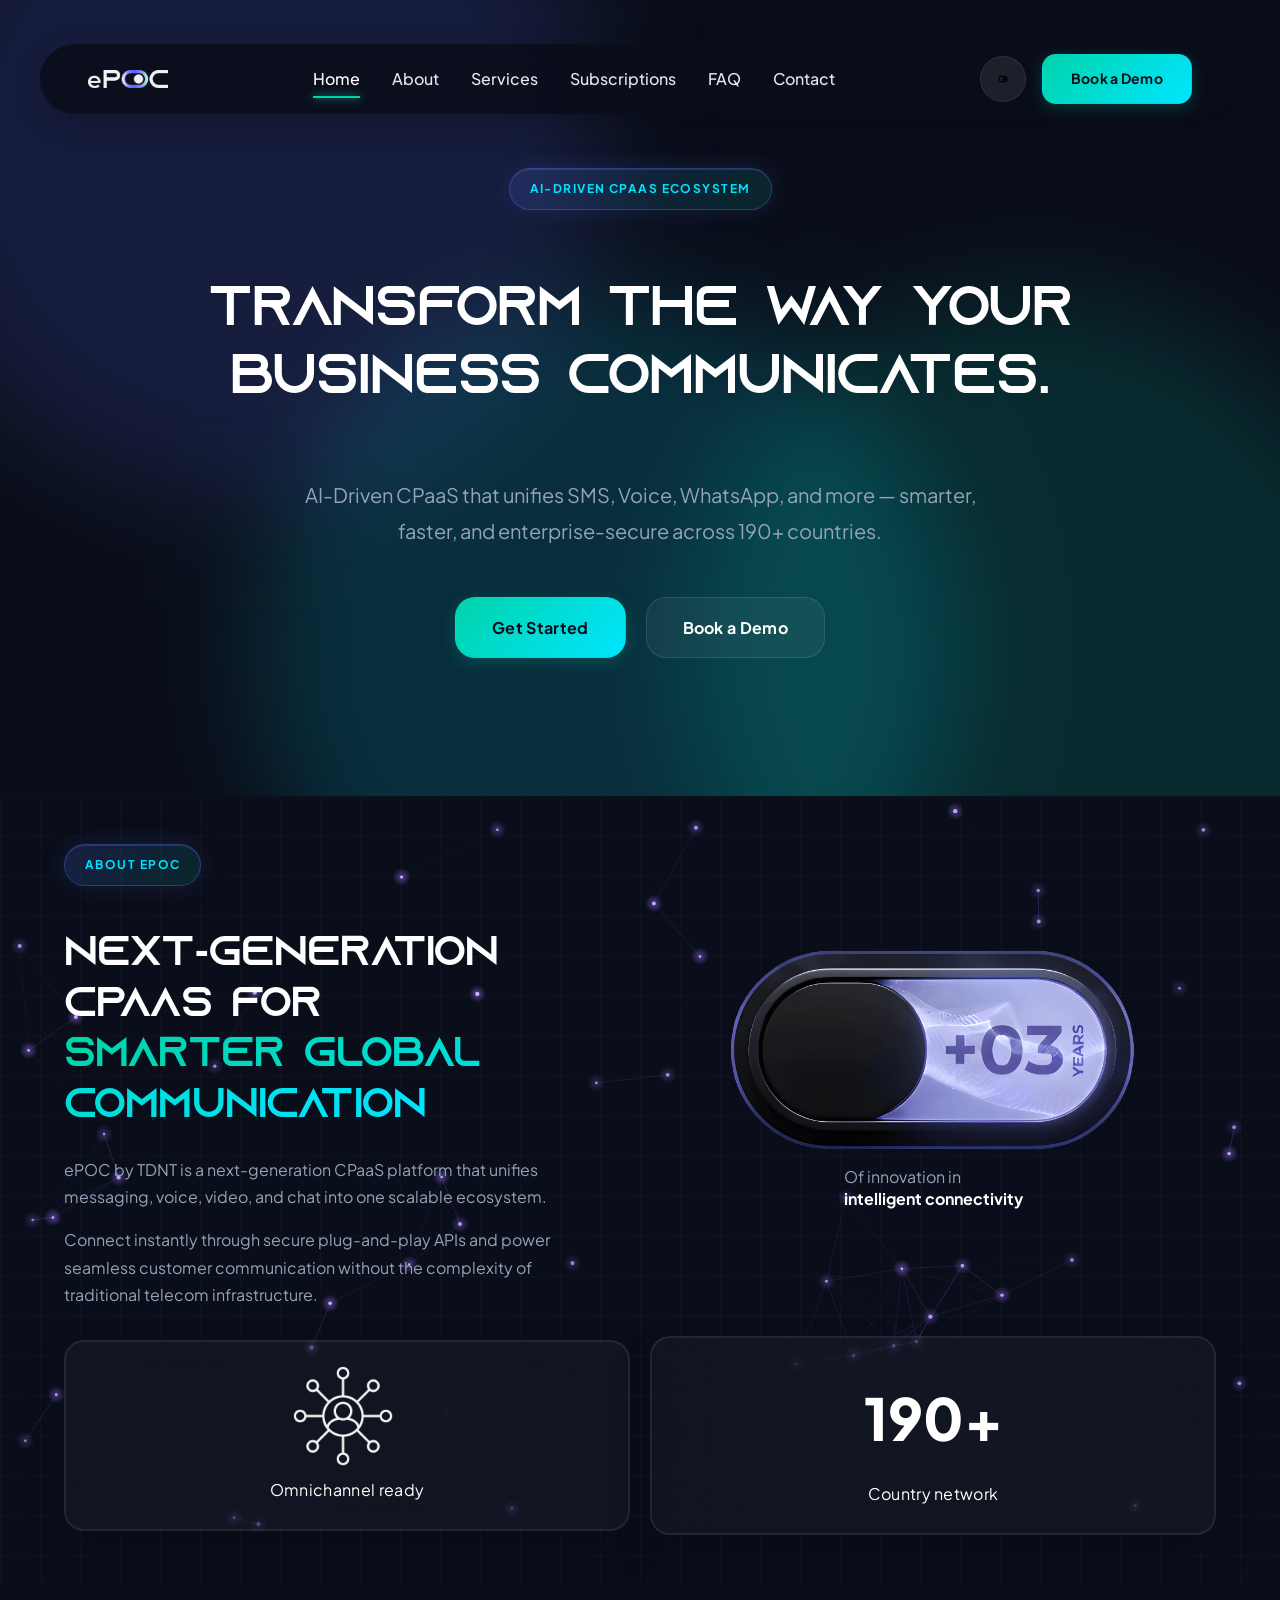
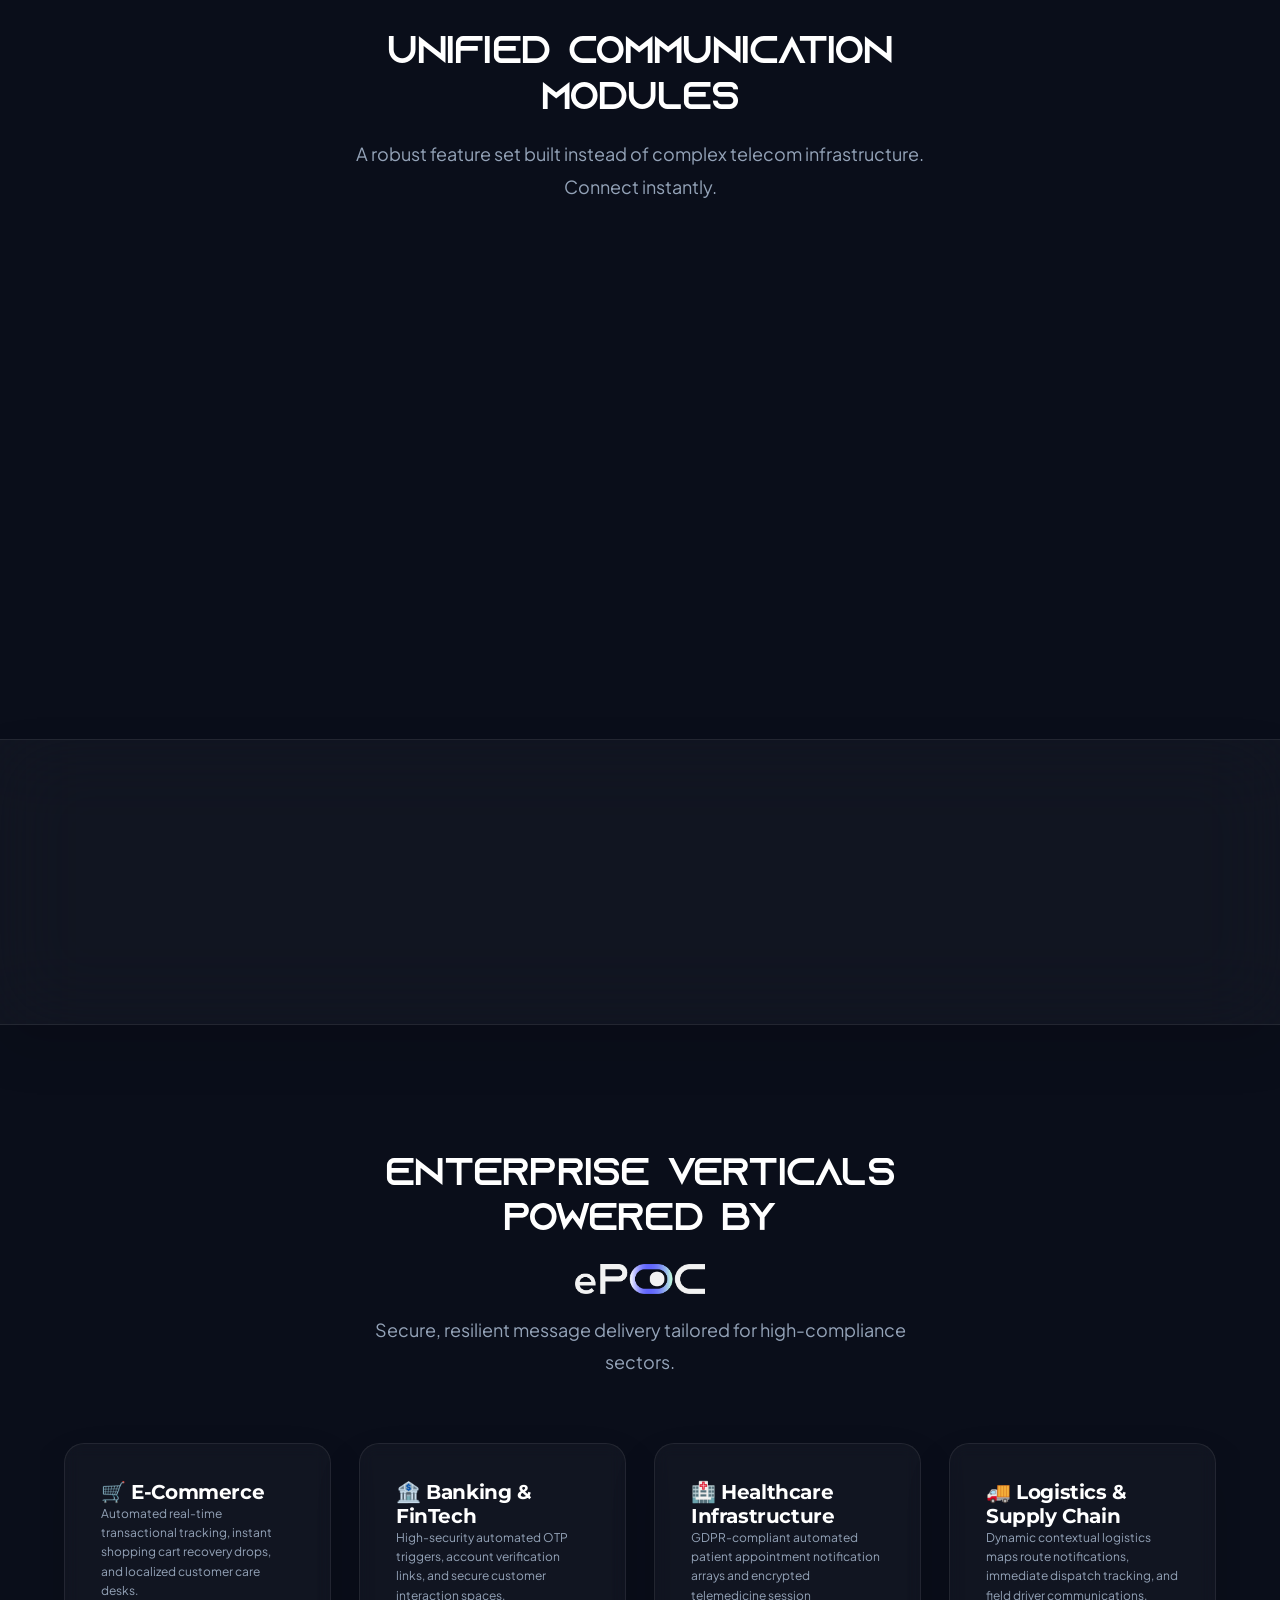
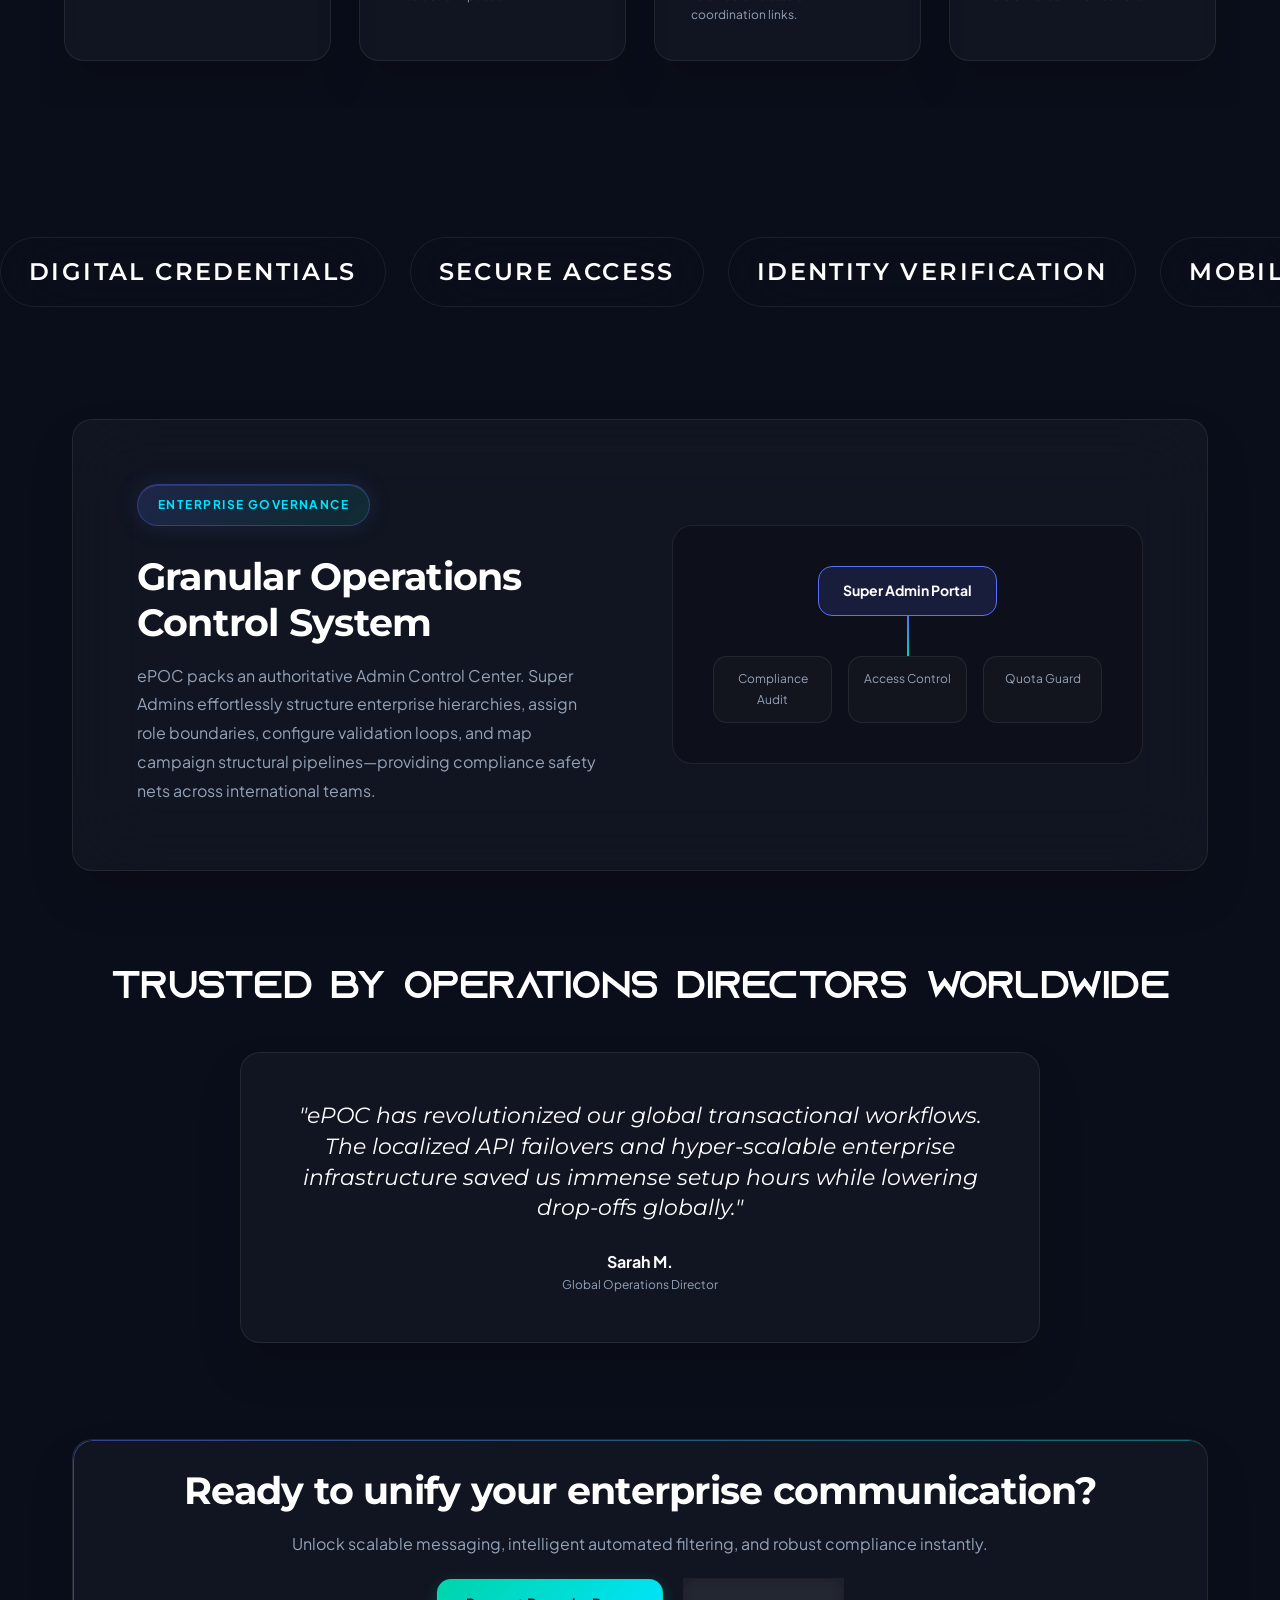
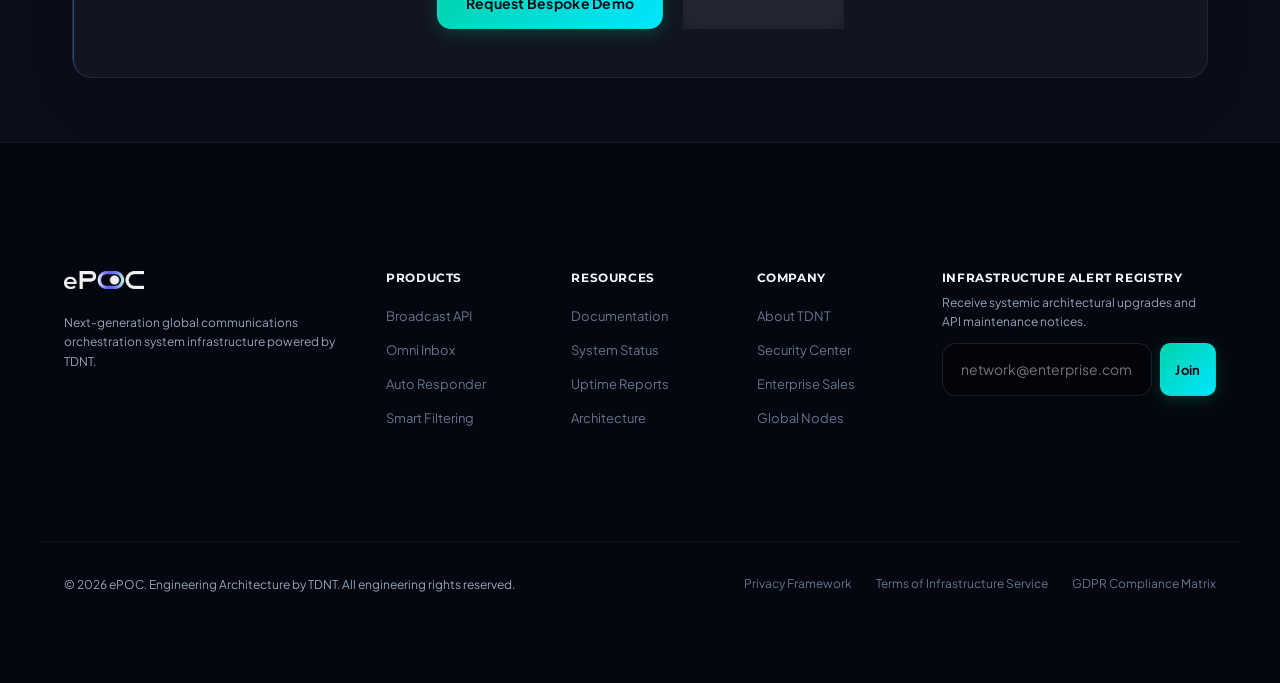
<file: index.html>
<!DOCTYPE html>
<html lang="en">

<head>
    <meta charset="UTF-8">
    <meta name="viewport" content="width=device-width, initial-scale=1.0">
    <title>ePOC - Enterprise Communications Built for the Future | CPaaS</title>
    <meta name="description"
        content="ePOC is TDNT’s next-generation AI-driven CPaaS unifying SMS, Voice, WhatsApp, and more over secure global enterprise infrastructure.">
    <link rel="preconnect" href="https://fonts.googleapis.com">
    <link rel="preconnect" href="https://fonts.gstatic.com" crossorigin>
    <link
        href="https://fonts.googleapis.com/css2?family=Montserrat:wght@400;500;700;900&family=Plus+Jakarta+Sans:wght@300;400;500;600;700&display=swap"
        rel="stylesheet">
    <link rel="stylesheet" href="css/style.css">
    <link rel="stylesheet" href="css/animations.css">
    <link rel="stylesheet" href="css/telecom-particles.css">
    <link rel="stylesheet" href="css/responsive.css">
</head>

<body>
    <div class="bg-blur-container">
        <div class="blob blob-indigo"></div>
        <div class="blob blob-mint"></div>
        <div class="blob blob-blue"></div>
    </div>

    <header class="navbar" id="main-nav">
        <div class="nav-container">
            <a href="index.html" class="logo-lockup">
                <img class="logo-image logo-light"
                    src="images/Main Logo Color - Transparent (for light backgrounds).png" alt="ePOC" />
                <img class="logo-image logo-dark" src="images/Main Logo Color - Transparent (for dark backgrounds).png"
                    alt="ePOC" />
            </a>
            <nav class="nav-links">
                <a href="index.html" class="nav-item active">Home</a>
                <a href="about.html" class="nav-item">About</a>
                <a href="services.html" class="nav-item">Services</a>
                <a href="subscriptions.html" class="nav-item">Subscriptions</a>
                <a href="faq.html" class="nav-item ">FAQ</a>
                <a href="contact.html" class="nav-item">Contact</a>
            </nav>
            <div class="nav-actions">
                <button class="theme-toggle" id="theme-toggle" type="button" aria-label="Toggle theme"
                    title="Toggle theme">
                    <span class="theme-toggle-icon"></span>
                </button>
                <a href="contact.html" class="btn btn-primary ripple">Book a Demo</a>
            </div>
            <button class="mobile-toggle" aria-label="Toggle Menu">
                <span class="bar"></span>
                <span class="bar"></span>
                <span class="bar"></span>
            </button>
        </div>
    </header>

    <main>
        <section class="hero-section text-center">
            <div class="container animate-fade-up">
                <div class="badge-pill padding-xl">AI-Driven CPaaS Ecosystem</div>
                <h1 class="font-azonix padding-xl">Transform the way your<br>business
                    communicates.</h1>

                <p class="hero-sub text-muted">AI-Driven CPaaS that unifies SMS, Voice, WhatsApp, and more — smarter,
                    faster, and enterprise-secure across 190+ countries.</p>
                <div class="hero-ctas">
                    <a href="subscriptions.html" class="btn btn-primary ripple size-lg">Get Started</a>
                    <a href="contact.html" class="btn btn-secondary size-lg">Book a Demo</a>
                </div>

                <!-- <div class="hero-illustration glass-panel animate-fade-up delay-2">
                    <div class="window-chrome">
                        <span class="dot-win"></span><span class="dot-win"></span><span class="dot-win"></span>
                        <div class="window-title">ePOC Global Omni-Channel Node Router</div>
                    </div>
                    <div class="dashboard-preview">
                        <div class="sidebar-mock">
                            <div class="line-mock active"></div>
                            <div class="line-mock"></div>
                            <div class="line-mock"></div>
                        </div>
                        <div class="content-mock">
                            <div class="chart-header">
                                <div class="stat-bubble"><small>Global Delivery Rate</small><strong>99.98%</strong>
                                </div>
                                <div class="stat-bubble"><small>Active Connections</small><strong class="counter"
                                        data-target="1420850">0</strong></div>
                            </div>
                            <div class="mesh-grid-graphic">
                                <div class="pulse-node"></div>
                            </div>
                        </div>
                    </div>
                </div> -->
            </div>
        </section>
        <!-- About Section -->
        <section class="about-section">
            <div class="network-container demo-card" id="netBox">
                <div class="network-layer">
                    <svg id="netSvg"></svg>
                </div>
                <div  class="network-content">

                    <div class="container about-grid">
                        <!-- Left Column: Text Content -->
                        <div class="about-content">
                            <span class="badge-pill">About ePOC</span>
                            <h2 class="about-heading font-azonix">
                                Next‑Generation CPaaS for <br><span class="text-gradient font-azonix">Smarter Global
                                    Communication</span>
                            </h2>
                            <p class="about-text">
                                ePOC by TDNT is a next-generation CPaaS platform that unifies messaging, voice, video, and
                                chat
                                into one scalable ecosystem.
                            </p>
                            <p class="about-text">
                                Connect instantly through secure plug-and-play APIs and power seamless customer
                                communication
                                without the complexity of traditional telecom infrastructure.
                            </p>
    
                        </div>
    
                        <!-- Right Column: Visuals & Stats -->
                        <div class="about-visuals">
                            <!-- Years Stat Block -->
                            <div class="years-stat animate-fade-up">
                                <div class="years-stat-content">
                                    <img src="./images/pill-years.png" alt="03+ Years" class="years-image">
                                    <span class="years-label">
                                        Of innovation in <br>
                                        <strong>intelligent connectivity</strong>
                                    </span>
                                </div>
                            </div>
                            <!-- <ul class="about-features">
                                <li>
                                    <span class="material-symbols-outlined feature-icon"> →</span>
                                    AI‑driven automation & advanced analytics
                                </li>
                                <li>
                                    <span class="material-symbols-outlined feature-icon"> →</span>
                                    Seamless integration across 190+ countries
                                </li>
                                <li>
                                    <span class="material-symbols-outlined feature-icon"> →</span>
                                    Faster responses & smarter campaigns
                                </li>
                            </ul>
     -->
                            <!-- Illustration Grid -->
    
                        </div>
                        <div class="about-illustrations">
                            <!-- Card 1: Glowing Smartphone -->
                            <div class="illustration-card glass-panel background-illustration-card-2">
                                <div alt="Omnichannel Network" class="omni-icon">
                                </div>
                                <p class="illustration-label">Omnichannel ready</p>
                            </div>
                            <!-- Card 2: 3D Network Graph -->
                        </div>
                        <div class="about-illustrations">
                            <div class="illustration-card glass-panel background-illustration-card">
                                <p class="country-count">190+</h2>
                                <p class="illustration-label">Country network</p>
                            </div>
                        </div>
                    </div>
                </div>
        </section>
        <section class="features-section container">
            <div class="section-header text-center animate-fade-up">
                <h2 class="font-azonix">Unified Communication Modules</h2>
                <p class="text-muted">A robust feature set built instead of complex telecom infrastructure. Connect
                    instantly.</p>
            </div>
            <div class="grid grid-4 stagger-animate">
                <div class="card glass-panel text-center wave-pattern">
                    <div class="card-icon">📢</div>
                    <h3>Broadcast</h3>
                    <p class="text-sm text-muted">Send high-volume omni-channel campaigns across SMS and WhatsApp with
                        programmatic analytical reporting.</p>
                </div>
                <div class="card glass-panel text-center wave-pattern">
                    <div class="card-icon">💬</div>
                    <h3>Chat</h3>
                    <p class="text-sm text-muted">Centralized high-performance inbox for your multi-agent customer
                        conversations. Dynamic cross-team assignments.</p>
                </div>
                <div class="card glass-panel text-center wave-pattern">
                    <div class="card-icon">🤖</div>
                    <h3>Auto Responder</h3>
                    <p class="text-sm text-muted">Smart programmatic automation giving rapid conversational replies,
                        granularly toggled per dynamic channel.</p>
                </div>
                <div class="card glass-panel text-center wave-pattern">
                    <div class="card-icon">📇</div>
                    <h3>Phonebook</h3>
                    <p class="text-sm text-muted">Hyper-segmented audience directories. Store contacts, custom
                        variables, and profile tags natively.</p>
                </div>
            </div>
        </section>

        <section class="stats-section glass-panel">
            <div class="container grid grid-4 text-center stagger-animate">
                <div class="stat-item">
                    <h3 class="counter" data-target="190">0</h3>
                    <p class="text-xs text-muted">Countries Connected</p>
                </div>
                <div class="stat-item">
                    <h3><span class="counter" data-target="99">0</span>.99%</h3>
                    <p class="text-xs text-muted">API SLA Uptime Verified</p>
                </div>
                <div class="stat-item">
                    <h3><span class="counter" data-target="50">0</span>M+</h3>
                    <p class="text-xs text-muted">Daily Automated Workflows</p>
                </div>
                <div class="stat-item">
                    <h3>&lt;<span class="counter" data-target="12">0</span>ms</h3>
                    <p class="text-xs text-muted">Global Edge Network Latency</p>
                </div>
            </div>
        </section>

        <section class="industries-section container">
            <div class="section-header text-center animate-fade-up ">
                <h2 class="font-azonix">Enterprise Verticals Powered by </h2>
                <img src="images/Main Logo Color - Transparent (for light backgrounds).png" alt="ePOC Logo"
                    class="logo-image-x logo-light">

                <img src="images/Main Logo Color - Transparent (for dark backgrounds).png" alt="ePOC Logo"
                    class="logo-image-x logo-dark">
                <p class="text-muted">Secure, resilient message delivery tailored for high-compliance sectors.</p>
            </div>
            <div class="grid grid-4 stagger-animate">
                <div class="card industry-card glass-panel">
                    <h4>🛒 E-Commerce</h4>
                    <p class="text-xs text-muted">Automated real-time transactional tracking, instant shopping cart
                        recovery drops, and localized customer care desks.</p>
                </div>
                <div class="card industry-card glass-panel">
                    <h4>🏦 Banking & FinTech</h4>
                    <p class="text-xs text-muted">High-security automated OTP triggers, account verification links, and
                        secure customer interaction spaces.</p>
                </div>
                <div class="card industry-card glass-panel">
                    <h4>🏥 Healthcare Infrastructure</h4>
                    <p class="text-xs text-muted">GDPR-compliant automated patient appointment notification arrays and
                        encrypted telemedicine session coordination links.</p>
                </div>
                <div class="card industry-card glass-panel">
                    <h4>🚚 Logistics & Supply Chain</h4>
                    <p class="text-xs text-muted">Dynamic contextual logistics maps route notifications, immediate
                        dispatch tracking, and field driver communications.</p>
                </div>
            </div>
        </section>

        <section class="marquee-section">
            <div class="marquee-track">
                <div class="marquee-content">
                    <span class="marquee-item">Digital Credentials</span>
                    <span class="marquee-item">Secure Access</span>
                    <span class="marquee-item">Identity Verification</span>
                    <span class="marquee-item">Mobile Passes</span>
                    <span class="marquee-item">Zero Trust</span>
                    <span class="marquee-item">Decentralized ID</span>
                    <span class="marquee-item">Biometric Auth</span>
                    <span class="marquee-item">Tokenization</span>
                    <span class="marquee-item">NFC Integration</span>
                    <span class="marquee-item">Smart Wallets</span>
                </div>
                <!-- Duplicate for seamless loop -->
                <div class="marquee-content" aria-hidden="true">
                    <span class="marquee-item">Digital Credentials</span>
                    <span class="marquee-item">Secure Access</span>
                    <span class="marquee-item">Identity Verification</span>
                    <span class="marquee-item">Mobile Passes</span>
                    <span class="marquee-item">Zero Trust</span>
                    <span class="marquee-item">Decentralized ID</span>
                    <span class="marquee-item">Biometric Auth</span>
                    <span class="marquee-item">Tokenization</span>
                    <span class="marquee-item">NFC Integration</span>
                    <span class="marquee-item">Smart Wallets</span>
                </div>
            </div>
        </section>

        <section class="governance-section container">
            <div class="dual-panel glass-panel align-center">
                <div class="panel-text animate-fade-left">
                    <div class="badge-pill">Enterprise Governance</div>
                    <h2>Granular Operations Control System</h2>
                    <p class="text-muted">ePOC packs an authoritative Admin Control Center. Super Admins effortlessly
                        structure enterprise hierarchies, assign role boundaries, configure validation loops, and map
                        campaign structural pipelines—providing compliance safety nets across international teams.</p>
                </div>
                <div class="panel-visual animate-fade-right">
                    <div class="governance-graphic">
                        <div class="gov-node">Super Admin Portal</div>
                        <div class="gov-line"></div>
                        <div class="gov-sub-grid">
                            <div class="gov-sub-node">Compliance Audit</div>
                            <div class="gov-sub-node">Access Control</div>
                            <div class="gov-sub-node">Quota Guard</div>
                        </div>
                    </div>
                </div>
            </div>
        </section>

        <section class="testimonial-section container text-center animate-fade-up">
            <h2 class="font-azonix">Trusted by Operations Directors Worldwide</h2>
            <div class="testimonial-wrapper glass-panel">
                <p class="quote">"ePOC has revolutionized our global transactional workflows. The localized API
                    failovers and hyper-scalable enterprise infrastructure saved us immense setup hours while lowering
                    drop-offs globally."</p>
                <div class="testimonial-user">
                    <strong>Sarah M.</strong>
                    <span class="text-xs text-muted">Global Operations Director</span>
                </div>
            </div>
        </section>

        <section class="cta-banner container text-center animate-fade-up">
            <div class="glass-panel dynamic-glow-border">
                <h2 style="padding-top: 20px">Ready to unify your enterprise communication?</h2>
                <p class="text-muted" style="padding-bottom: 20px">Unlock scalable messaging, intelligent automated
                    filtering, and robust compliance instantly.</p>
                <div class="hero-ctas justify-center">
                    <a href="contact.html" class="btn btn-primary ripple">Request Bespoke Demo</a>
                    <a href="subscriptions.html" class="btn btn-secondary">Start Free Trial</a>
                </div>
            </div>
        </section>
    </main>

    <footer class="site-footer">
        <div class="container footer-grid">
            <div class="footer-brand">
                <img src="images/Main Logo Color - Transparent (for light backgrounds).png" alt="ePOC Logo"
                    class="logo-image logo-light">

                <img src="images/Main Logo Color - Transparent (for dark backgrounds).png" alt="ePOC Logo"
                    class="logo-image logo-dark">

                <p class="text-xs text-muted margin-top-md">Next-generation global communications orchestration system
                    infrastructure powered by TDNT.</p>
            </div>
            <div class="footer-links-col">
                <h5>Products</h5>
                <a href="services.html">Broadcast API</a>
                <a href="services.html">Omni Inbox</a>
                <a href="services.html">Auto Responder</a>
                <a href="services.html">Smart Filtering</a>
            </div>
            <div class="footer-links-col">
                <h5>Resources</h5>
                <a href="faq.html">Documentation</a>
                <a href="faq.html">System Status</a>
                <a href="faq.html">Uptime Reports</a>
                <a href="about.html">Architecture</a>
            </div>
            <div class="footer-links-col">
                <h5>Company</h5>
                <a href="about.html">About TDNT</a>
                <a href="about.html">Security Center</a>
                <a href="contact.html">Enterprise Sales</a>
                <a href="contact.html">Global Nodes</a>
            </div>
            <div class="footer-newsletter">
                <h5>Infrastructure Alert Registry</h5>
                <p class="text-xs text-muted">Receive systemic architectural upgrades and API maintenance notices.</p>
                <form class="newsletter-form"
                    onsubmit="event.preventDefault(); alert('Subscribed to infrastructure updates.');">
                    <input type="email" placeholder="network@enterprise.com" required class="form-control text-xs">
                    <button type="submit" class="btn btn-primary btn-sm">Join</button>
                </form>
            </div>
        </div>
        <div class="container footer-base">
            <p class="text-xs text-muted">&copy; 2026 ePOC. Engineering Architecture by TDNT. All engineering rights
                reserved.</p>
            <div class="base-policies">
                <a href="#">Privacy Framework</a>
                <a href="#">Terms of Infrastructure Service</a>
                <a href="#">GDPR Compliance Matrix</a>
            </div>
        </div>
    </footer>

    <script src="js/navigation.js"></script>
    <script src="js/animations.js"></script>
    <script src="js/telecom-particles.js"></script>
    <script src="js/main.js"></script>
</body>

</html>
</file>
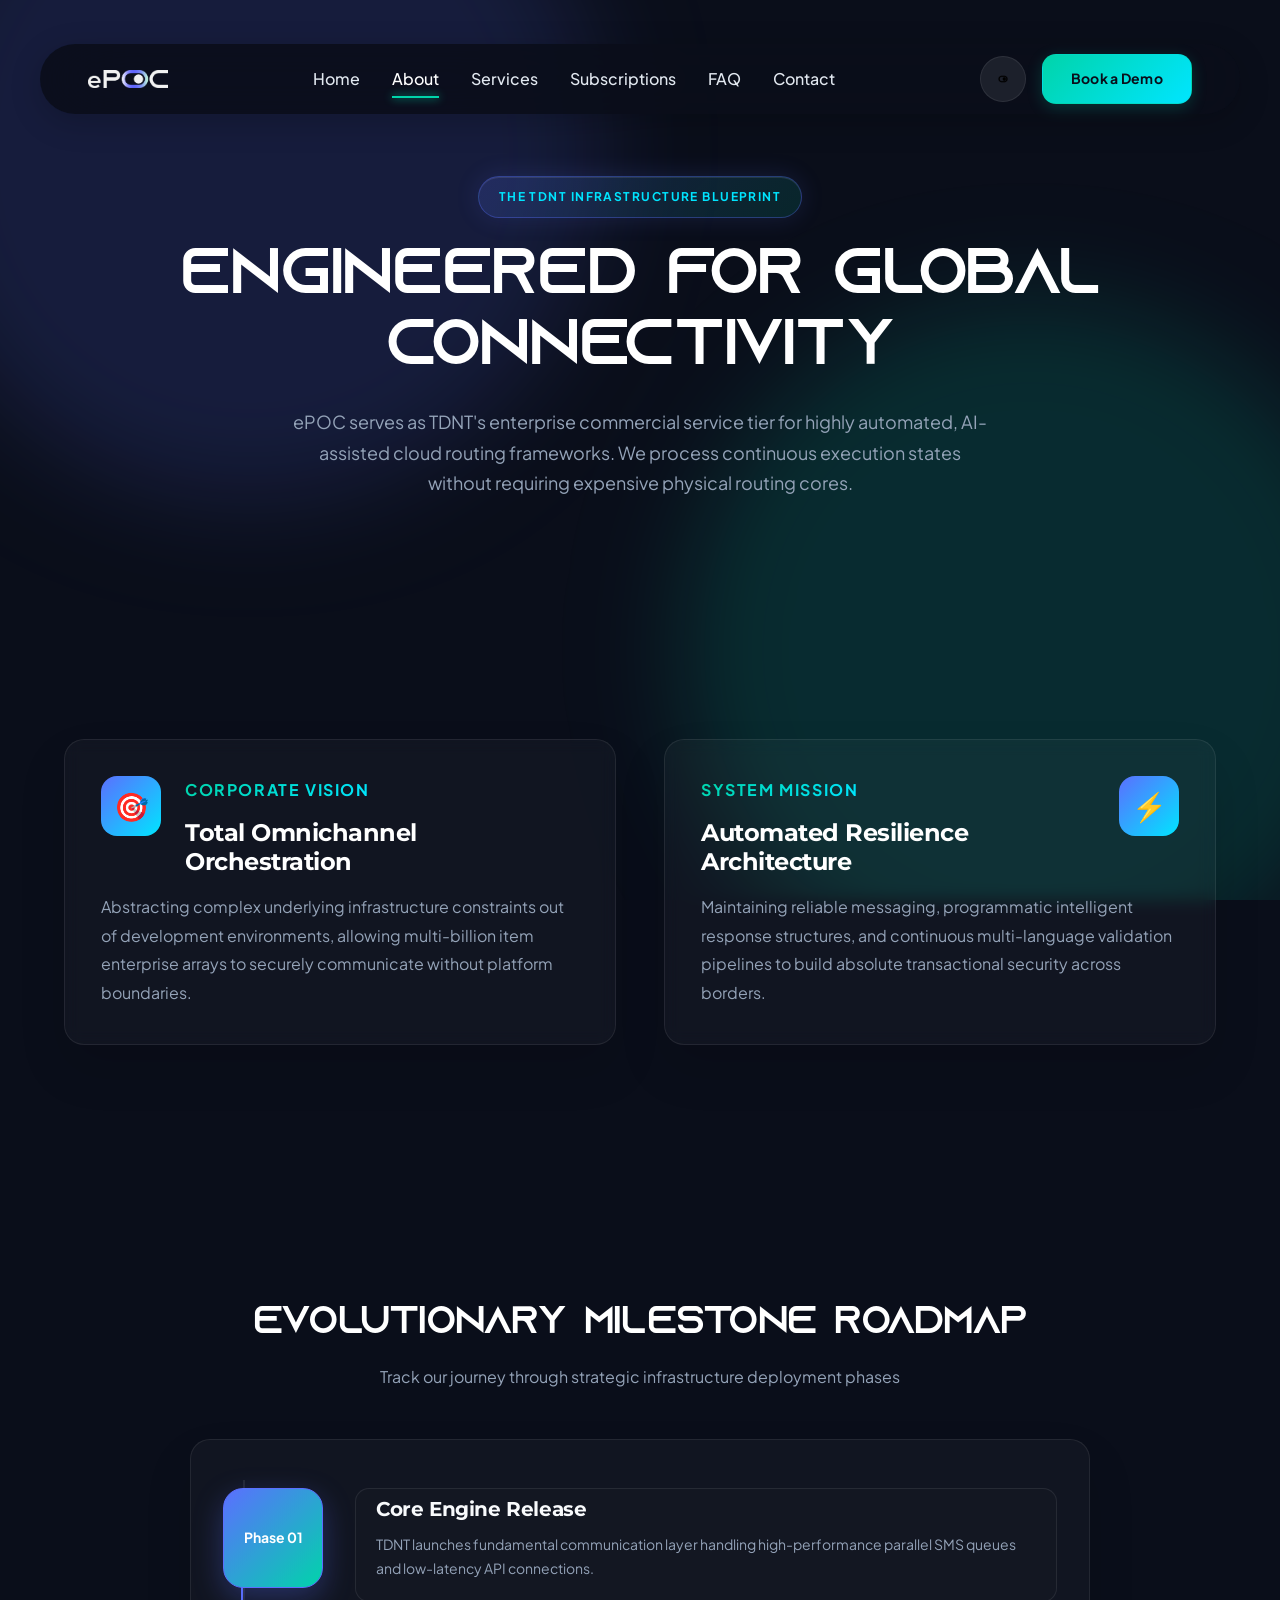
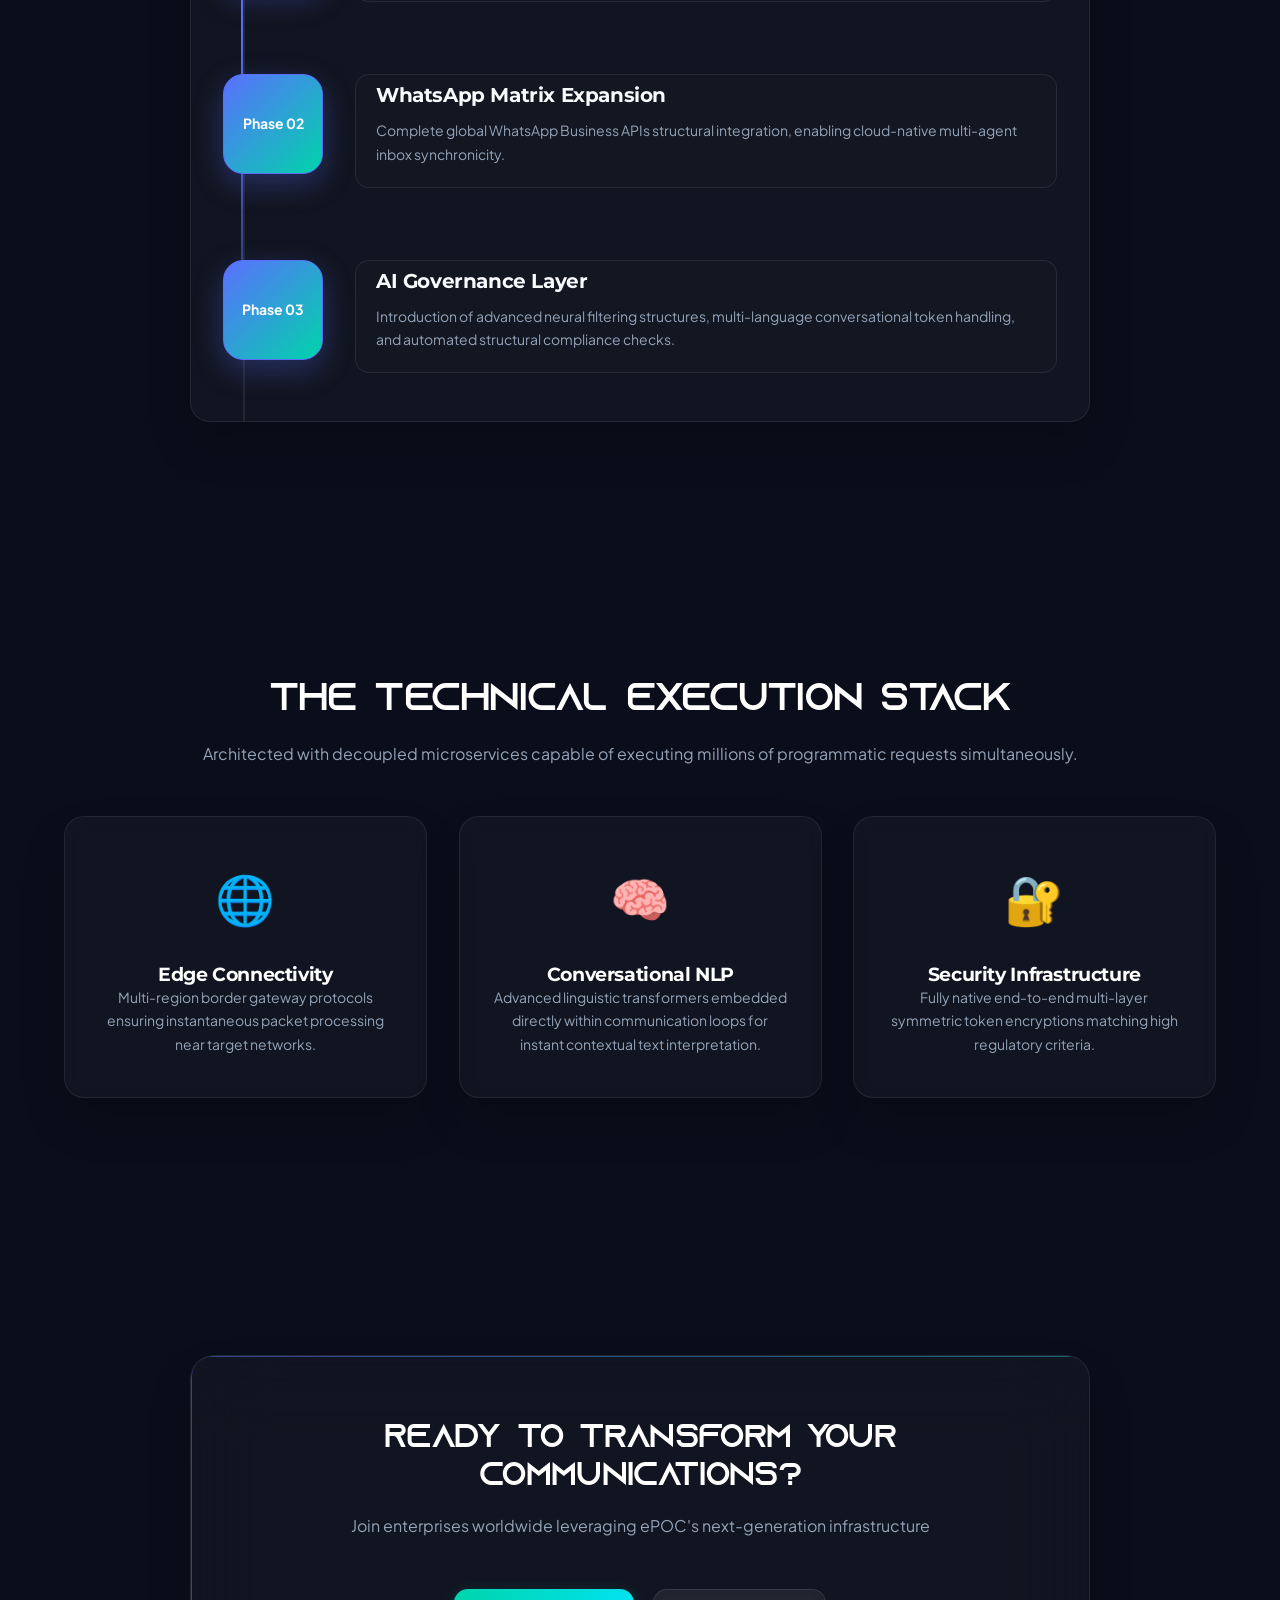
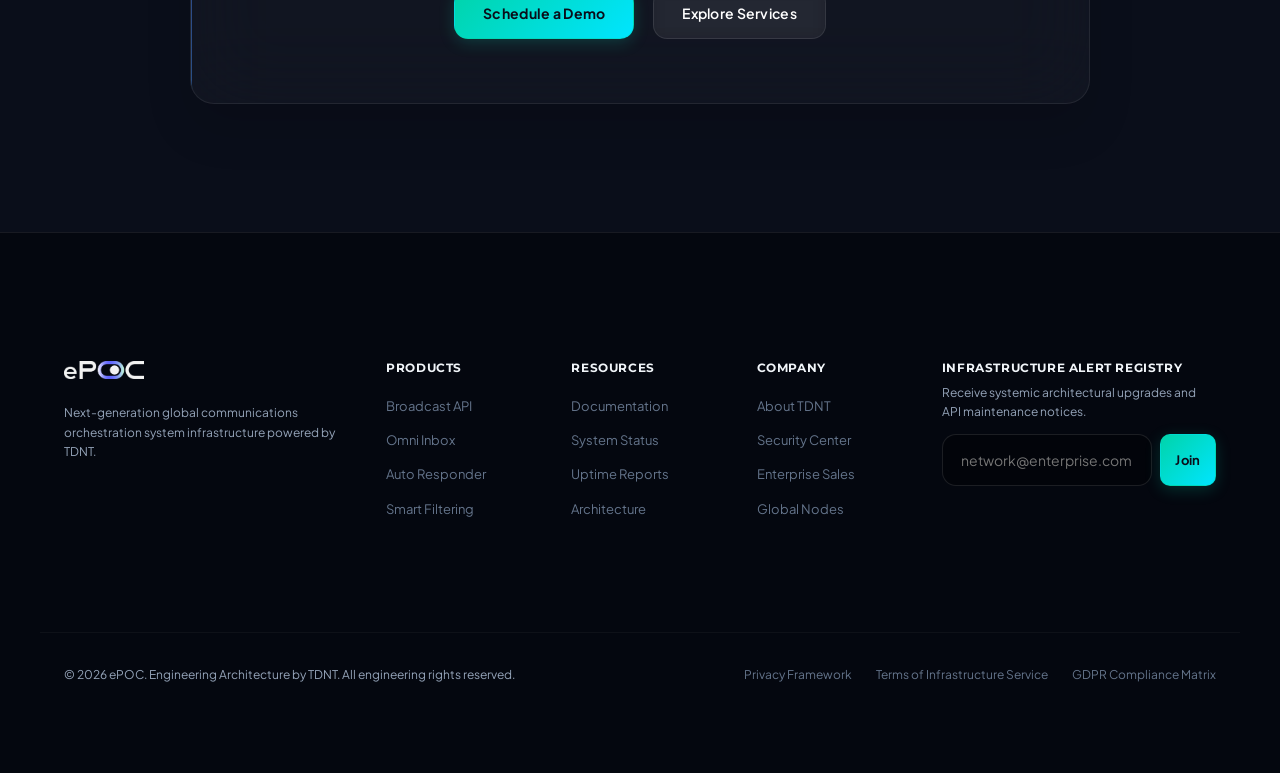
<file: about.html>
<!DOCTYPE html>
<html lang="en">
<head>
    <meta charset="UTF-8">
    <meta name="viewport" content="width=device-width, initial-scale=1.0">
    <title>About ePOC - The TDNT Next-Gen Telecommunication Paradigm</title>
    <link rel="preconnect" href="https://fonts.googleapis.com">
    <link rel="preconnect" href="https://fonts.gstatic.com" crossorigin>
    <link href="https://fonts.googleapis.com/css2?family=Montserrat:wght@400;500;700;900&family=Plus+Jakarta+Sans:wght@300;400;500;600;700&display=swap" rel="stylesheet">
    <link rel="stylesheet" href="css/style.css">
    <link rel="stylesheet" href="css/animations.css">
    <link rel="stylesheet" href="css/responsive.css">
</head>
<body>
    <div class="bg-blur-container">
        <div class="blob blob-indigo"></div>
        <div class="blob blob-mint"></div>
    </div>
    
    <header class="navbar" id="main-nav">
        <div class="nav-container">
            <a href="index.html" class="logo-lockup">
                <img class="logo-image logo-light" src="images/Main Logo Color - Transparent (for light backgrounds).png" alt="ePOC"/>
                <img class="logo-image logo-dark" src="images/Main Logo Color - Transparent (for dark backgrounds).png" alt="ePOC"/>
            </a>
            <nav class="nav-links">
                <a href="index.html" class="nav-item">Home</a>
                <a href="about.html" class="nav-item active">About</a>
                <a href="services.html" class="nav-item">Services</a>
                <a href="subscriptions.html" class="nav-item">Subscriptions</a>
                <a href="faq.html" class="nav-item">FAQ</a>
                <a href="contact.html" class="nav-item">Contact</a>
            </nav>
            <div class="nav-actions">
                <button class="theme-toggle" id="theme-toggle" type="button" aria-label="Toggle theme" title="Toggle theme">
                    <span class="theme-toggle-icon"></span>
                </button>
                <a href="contact.html" class="btn btn-primary ripple">Book a Demo</a>
            </div>
            <button class="mobile-toggle" aria-label="Toggle Menu">
                <span class="bar"></span>
                <span class="bar"></span>
                <span class="bar"></span>
            </button>
        </div>
    </header>

    <main>
        <!-- Hero Section -->
        <section class="page-hero">
            <div class="container text-center">
                <div class="badge-pill animate-fade-up">The TDNT Infrastructure Blueprint</div>
                <h1 class="font-azonix animate-fade-up delay-1">Engineered for Global Connectivity</h1>
                <p class="hero-sub text-muted animate-fade-up delay-2">ePOC serves as TDNT's enterprise commercial service tier for highly automated, AI-assisted cloud routing frameworks. We process continuous execution states without requiring expensive physical routing cores.</p>
            </div>
        </section>

        <!-- Vision & Mission Grid -->
        <section class="section-py">
            <div class="container">
                <div class="grid grid-2 gap-xl stagger-animate">
                    <div class="card glass-panel padding-xl feature-card-left">
                        <div class="feature-icon-wrapper">
                            <span class="feature-icon">🎯</span>
                        </div>
                        <span class="text-gradient font-weight-bold uppercase tracking-wide">Corporate Vision</span>
                        <h3 class="margin-top-sm">Total Omnichannel Orchestration</h3>
                        <p class="text-muted margin-top-sm">Abstracting complex underlying infrastructure constraints out of development environments, allowing multi-billion item enterprise arrays to securely communicate without platform boundaries.</p>
                    </div>
                    <div class="card glass-panel padding-xl feature-card-right">
                        <div class="feature-icon-wrapper">
                            <span class="feature-icon">⚡</span>
                        </div>
                        <span class="text-gradient font-weight-bold uppercase tracking-wide">System Mission</span>
                        <h3 class="margin-top-sm">Automated Resilience Architecture</h3>
                        <p class="text-muted margin-top-sm">Maintaining reliable messaging, programmatic intelligent response structures, and continuous multi-language validation pipelines to build absolute transactional security across borders.</p>
                    </div>
                </div>
            </div>
        </section>

        <!-- Timeline Section -->
        <section class="section-py bg-subtle">
            <div class="container">
                <div class="text-center margin-bottom-xl">
                    <h2 class="font-azonix animate-fade-up">Evolutionary Milestone Roadmap</h2>
                    <p class="text-muted animate-fade-up delay-1">Track our journey through strategic infrastructure deployment phases</p>
                </div>
                <div class="timeline-wrapper animate-fade-up delay-2">
                    <div class="timeline-container glass-panel">
                        <div class="timeline-node">
                            <div class="time-marker">Phase 01</div>
                            <div class="time-content">
                                <h4>Core Engine Release</h4>
                                <p class="text-sm text-muted">TDNT launches fundamental communication layer handling high-performance parallel SMS queues and low-latency API connections.</p>
                            </div>
                        </div>
                        <div class="timeline-line"></div>
                        <div class="timeline-node">
                            <div class="time-marker">Phase 02</div>
                            <div class="time-content">
                                <h4>WhatsApp Matrix Expansion</h4>
                                <p class="text-sm text-muted">Complete global WhatsApp Business APIs structural integration, enabling cloud-native multi-agent inbox synchronicity.</p>
                            </div>
                        </div>
                        <div class="timeline-line"></div>
                        <div class="timeline-node">
                            <div class="time-marker">Phase 03</div>
                            <div class="time-content">
                                <h4>AI Governance Layer</h4>
                                <p class="text-sm text-muted">Introduction of advanced neural filtering structures, multi-language conversational token handling, and automated structural compliance checks.</p>
                            </div>
                        </div>
                    </div>
                </div>
            </div>
        </section>

        <!-- Tech Stack Section -->
        <section class="section-py">
            <div class="container">
                <div class="text-center margin-bottom-xl">
                    <h2 class="font-azonix animate-fade-up">The Technical Execution Stack</h2>
                    <p class="text-muted animate-fade-up delay-1">Architected with decoupled microservices capable of executing millions of programmatic requests simultaneously.</p>
                </div>
                <div class="grid grid-3 gap-lg stagger-animate">
                    <div class="card glass-panel tech-card">
                        <div class="tech-icon">🌐</div>
                        <h5>Edge Connectivity</h5>
                        <p class="text-sm text-muted">Multi-region border gateway protocols ensuring instantaneous packet processing near target networks.</p>
                    </div>
                    <div class="card glass-panel tech-card">
                        <div class="tech-icon">🧠</div>
                        <h5>Conversational NLP</h5>
                        <p class="text-sm text-muted">Advanced linguistic transformers embedded directly within communication loops for instant contextual text interpretation.</p>
                    </div>
                    <div class="card glass-panel tech-card">
                        <div class="tech-icon">🔐</div>
                        <h5>Security Infrastructure</h5>
                        <p class="text-sm text-muted">Fully native end-to-end multi-layer symmetric token encryptions matching high regulatory criteria.</p>
                    </div>
                </div>
            </div>
        </section>

        <!-- CTA Section -->
        <section class="section-py">
            <div class="container">
                <div class="cta-box glass-panel text-center dynamic-glow-border">
                    <h2 class="font-azonix">Ready to Transform Your Communications?</h2>
                    <p class="text-muted margin-top-sm">Join enterprises worldwide leveraging ePOC's next-generation infrastructure</p>
                    <div class="margin-top-lg">
                        <a href="contact.html" class="btn btn-primary ripple">Schedule a Demo</a>
                        <a href="services.html" class="btn btn-secondary margin-left-sm">Explore Services</a>
                    </div>
                </div>
            </div>
        </section>
    </main>

    <footer class="site-footer">
        <div class="container footer-grid">
            <div class="footer-brand">
                <img src="images/Main Logo Color - Transparent (for light backgrounds).png" alt="ePOC Logo" class="logo-image logo-light">
                <img src="images/Main Logo Color - Transparent (for dark backgrounds).png" alt="ePOC Logo" class="logo-image logo-dark">
                <p class="text-xs text-muted margin-top-md">Next-generation global communications orchestration system infrastructure powered by TDNT.</p>
            </div>
            <div class="footer-links-col">
                <h5>Products</h5>
                <a href="services.html">Broadcast API</a>
                <a href="services.html">Omni Inbox</a>
                <a href="services.html">Auto Responder</a>
                <a href="services.html">Smart Filtering</a>
            </div>
            <div class="footer-links-col">
                <h5>Resources</h5>
                <a href="faq.html">Documentation</a>
                <a href="faq.html">System Status</a>
                <a href="faq.html">Uptime Reports</a>
                <a href="about.html">Architecture</a>
            </div>
            <div class="footer-links-col">
                <h5>Company</h5>
                <a href="about.html">About TDNT</a>
                <a href="about.html">Security Center</a>
                <a href="contact.html">Enterprise Sales</a>
                <a href="contact.html">Global Nodes</a>
            </div>
            <div class="footer-newsletter">
                <h5>Infrastructure Alert Registry</h5>
                <p class="text-xs text-muted">Receive systemic architectural upgrades and API maintenance notices.</p>
                <form class="newsletter-form" onsubmit="event.preventDefault(); alert('Subscribed to infrastructure updates.');">
                    <input type="email" placeholder="network@enterprise.com" required class="form-control text-xs">
                    <button type="submit" class="btn btn-primary btn-sm">Join</button>
                </form>
            </div>
        </div>
        <div class="container footer-base">
            <p class="text-xs text-muted">&copy; 2026 ePOC. Engineering Architecture by TDNT. All engineering rights reserved.</p>
            <div class="base-policies">
                <a href="#">Privacy Framework</a>
                <a href="#">Terms of Infrastructure Service</a>
                <a href="#">GDPR Compliance Matrix</a>
            </div>
        </div>
    </footer>

    <script src="js/navigation.js"></script>
    <script src="js/animations.js"></script>
    <script src="js/main.js"></script>
</body>
</html>
</file>
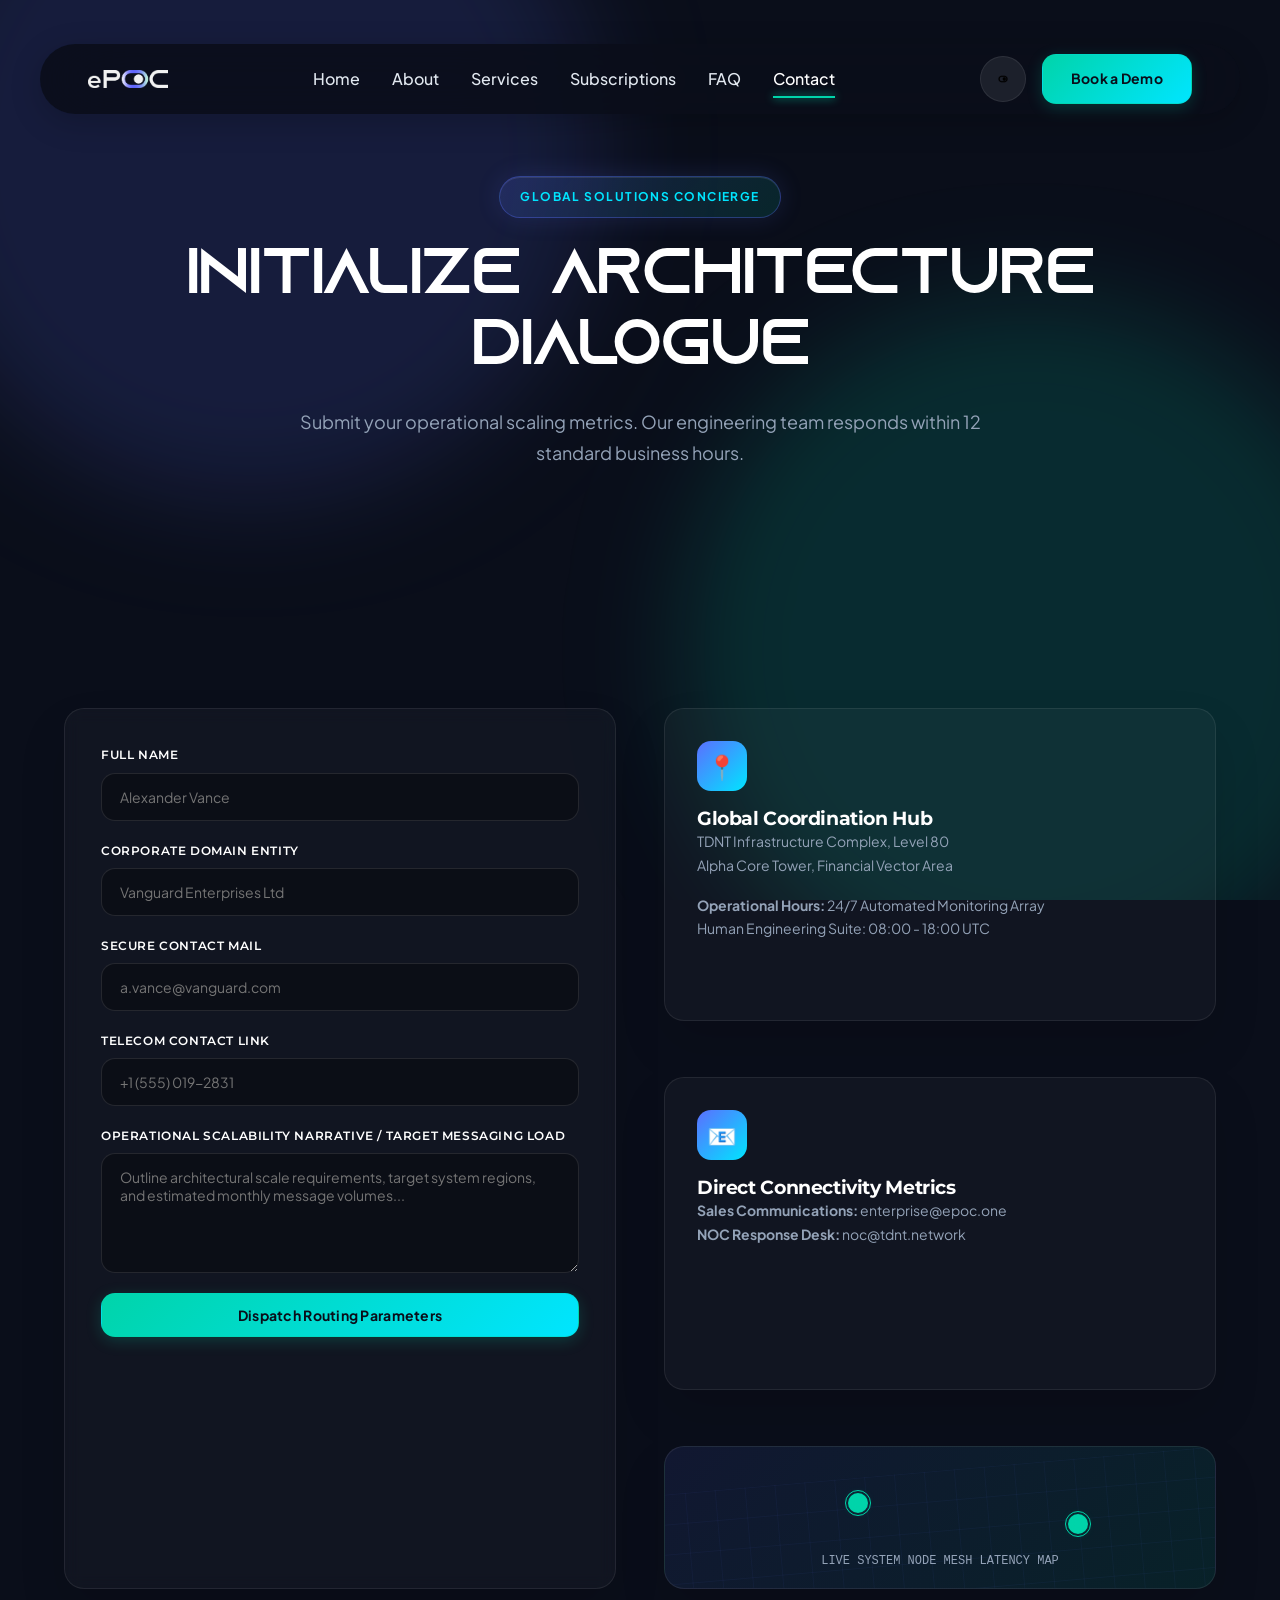
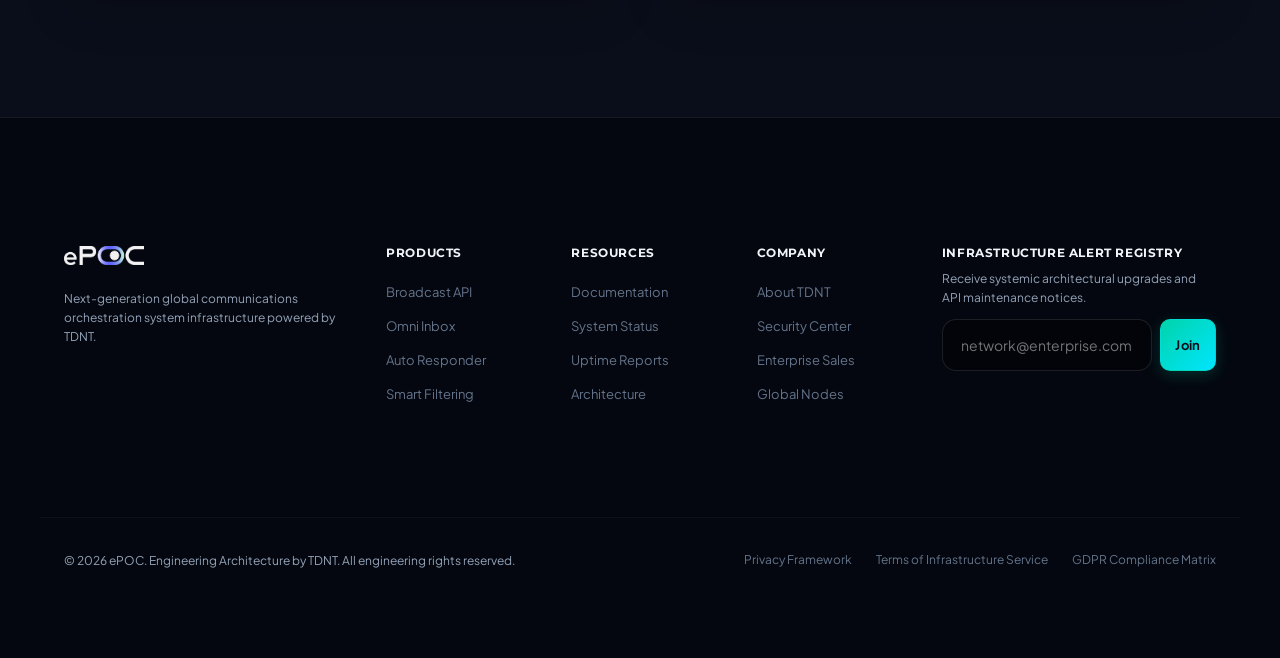
<file: contact.html>
<!DOCTYPE html>
<html lang="en">
<head>
    <meta charset="UTF-8">
    <meta name="viewport" content="width=device-width, initial-scale=1.0">
    <title>Contact ePOC Global Sales - Connect to Our Communication Backbone</title>
    <link rel="preconnect" href="https://fonts.googleapis.com">
    <link rel="preconnect" href="https://fonts.gstatic.com" crossorigin>
    <link href="https://fonts.googleapis.com/css2?family=Montserrat:wght@400;500;700;900&family=Plus+Jakarta+Sans:wght@300;400;500;600;700&display=swap" rel="stylesheet">
    <link rel="stylesheet" href="css/style.css">
    <link rel="stylesheet" href="css/animations.css">
    <link rel="stylesheet" href="css/responsive.css">
</head>
<body>
    <div class="bg-blur-container">
        <div class="blob blob-indigo"></div>
        <div class="blob blob-mint"></div>
    </div>
    
    <header class="navbar" id="main-nav">
        <div class="nav-container">
            <a href="index.html" class="logo-lockup">
                <img class="logo-image logo-light" src="images/Main Logo Color - Transparent (for light backgrounds).png" alt="ePOC"/>
                <img class="logo-image logo-dark" src="images/Main Logo Color - Transparent (for dark backgrounds).png" alt="ePOC"/>
            </a>
            <nav class="nav-links">
                <a href="index.html" class="nav-item">Home</a>
                <a href="about.html" class="nav-item">About</a>
                <a href="services.html" class="nav-item">Services</a>
                <a href="subscriptions.html" class="nav-item">Subscriptions</a>
                <a href="faq.html" class="nav-item">FAQ</a>
                <a href="contact.html" class="nav-item active">Contact</a>
            </nav>
            <div class="nav-actions">
                <button class="theme-toggle" id="theme-toggle" type="button" aria-label="Toggle theme" title="Toggle theme">
                    <span class="theme-toggle-icon"></span>
                </button>
                <a href="contact.html" class="btn btn-primary ripple">Book a Demo</a>
            </div>
            <button class="mobile-toggle" aria-label="Toggle Menu">
                <span class="bar"></span>
                <span class="bar"></span>
                <span class="bar"></span>
            </button>
        </div>
    </header>

    <main>
        <!-- Hero Section -->
        <section class="page-hero">
            <div class="container text-center">
                <div class="badge-pill animate-fade-up">Global Solutions Concierge</div>
                <h1 class="font-azonix animate-fade-up delay-1">Initialize Architecture Dialogue</h1>
                <p class="hero-sub text-muted animate-fade-up delay-2">Submit your operational scaling metrics. Our engineering team responds within 12 standard business hours.</p>
            </div>
        </section>

        <!-- Contact Form & Info -->
        <section class="section-py">
            <div class="container">
                <div class="grid grid-2 gap-xl">
                    <!-- Contact Form -->
                    <div class="card glass-panel animate-fade-left">
                        <form id="contact-enterprise-form" class="enterprise-form" onsubmit="return validateContactForm(event)">
                            <div class="form-group">
                                <label class="form-label text-xs">Full Name</label>
                                <input type="text" id="form-name" required placeholder="Alexander Vance" class="form-control">
                            </div>
                            <div class="form-group">
                                <label class="form-label text-xs">Corporate Domain Entity</label>
                                <input type="text" id="form-company" required placeholder="Vanguard Enterprises Ltd" class="form-control">
                            </div>
                            <div class="form-group">
                                <label class="form-label text-xs">Secure Contact Mail</label>
                                <input type="email" id="form-email" required placeholder="a.vance@vanguard.com" class="form-control">
                            </div>
                            <div class="form-group">
                                <label class="form-label text-xs">Telecom Contact Link</label>
                                <input type="tel" id="form-phone" required placeholder="+1 (555) 019-2831" class="form-control">
                            </div>
                            <div class="form-group">
                                <label class="form-label text-xs">Operational Scalability Narrative / Target Messaging Load</label>
                                <textarea id="form-message" required rows="5" placeholder="Outline architectural scale requirements, target system regions, and estimated monthly message volumes..." class="form-control"></textarea>
                            </div>
                            <div id="form-error-feedback" class="text-xs text-danger hidden margin-bottom-sm"></div>
                            <button type="submit" class="btn btn-primary ripple size-full">Dispatch Routing Parameters</button>
                        </form>
                    </div>

                    <!-- Contact Info -->
                    <div class="contact-info-column stagger-animate">
                        <div class="card glass-panel metadata-card margin-bottom-lg">
                            <div class="info-icon-wrapper">
                                <span class="info-icon">📍</span>
                            </div>
                            <h5>Global Coordination Hub</h5>
                            <p class="text-sm text-muted">TDNT Infrastructure Complex, Level 80<br>Alpha Core Tower, Financial Vector Area</p>
                            <p class="text-sm text-muted margin-top-sm"><strong>Operational Hours:</strong> 24/7 Automated Monitoring Array<br>Human Engineering Suite: 08:00 - 18:00 UTC</p>
                        </div>
                        <div class="card glass-panel metadata-card margin-bottom-lg">
                            <div class="info-icon-wrapper">
                                <span class="info-icon">📧</span>
                            </div>
                            <h5>Direct Connectivity Metrics</h5>
                            <p class="text-sm text-muted"><strong>Sales Communications:</strong> enterprise@epoc.one</p>
                            <p class="text-sm text-muted"><strong>NOC Response Desk:</strong> noc@tdnt.network</p>
                        </div>
                        <div class="card glass-panel interactive-map-placeholder">
                            <div class="map-grid-overlay"></div>
                            <div class="active-node-indicator" style="top: 40%; left: 35%;"><span>EMEA Core</span></div>
                            <div class="active-node-indicator" style="top: 55%; left: 75%;"><span>APAC Node</span></div>
                            <div class="map-label text-xs uppercase tracking-wider">Live System Node Mesh Latency Map</div>
                        </div>
                    </div>
                </div>
            </div>
        </section>
    </main>

    <footer class="site-footer">
        <div class="container footer-grid">
            <div class="footer-brand">
                <img src="images/Main Logo Color - Transparent (for light backgrounds).png" alt="ePOC Logo" class="logo-image logo-light">
                <img src="images/Main Logo Color - Transparent (for dark backgrounds).png" alt="ePOC Logo" class="logo-image logo-dark">
                <p class="text-xs text-muted margin-top-md">Next-generation global communications orchestration system infrastructure powered by TDNT.</p>
            </div>
            <div class="footer-links-col">
                <h5>Products</h5>
                <a href="services.html">Broadcast API</a>
                <a href="services.html">Omni Inbox</a>
                <a href="services.html">Auto Responder</a>
                <a href="services.html">Smart Filtering</a>
            </div>
            <div class="footer-links-col">
                <h5>Resources</h5>
                <a href="faq.html">Documentation</a>
                <a href="faq.html">System Status</a>
                <a href="faq.html">Uptime Reports</a>
                <a href="about.html">Architecture</a>
            </div>
            <div class="footer-links-col">
                <h5>Company</h5>
                <a href="about.html">About TDNT</a>
                <a href="about.html">Security Center</a>
                <a href="contact.html">Enterprise Sales</a>
                <a href="contact.html">Global Nodes</a>
            </div>
            <div class="footer-newsletter">
                <h5>Infrastructure Alert Registry</h5>
                <p class="text-xs text-muted">Receive systemic architectural upgrades and API maintenance notices.</p>
                <form class="newsletter-form" onsubmit="event.preventDefault(); alert('Subscribed to infrastructure updates.');">
                    <input type="email" placeholder="network@enterprise.com" required class="form-control text-xs">
                    <button type="submit" class="btn btn-primary btn-sm">Join</button>
                </form>
            </div>
        </div>
        <div class="container footer-base">
            <p class="text-xs text-muted">&copy; 2026 ePOC. Engineering Architecture by TDNT. All engineering rights reserved.</p>
            <div class="base-policies">
                <a href="#">Privacy Framework</a>
                <a href="#">Terms of Infrastructure Service</a>
                <a href="#">GDPR Compliance Matrix</a>
            </div>
        </div>
    </footer>

    <script src="js/navigation.js"></script>
    <script src="js/animations.js"></script>
    <script src="js/main.js"></script>
</body>
</html>
</file>
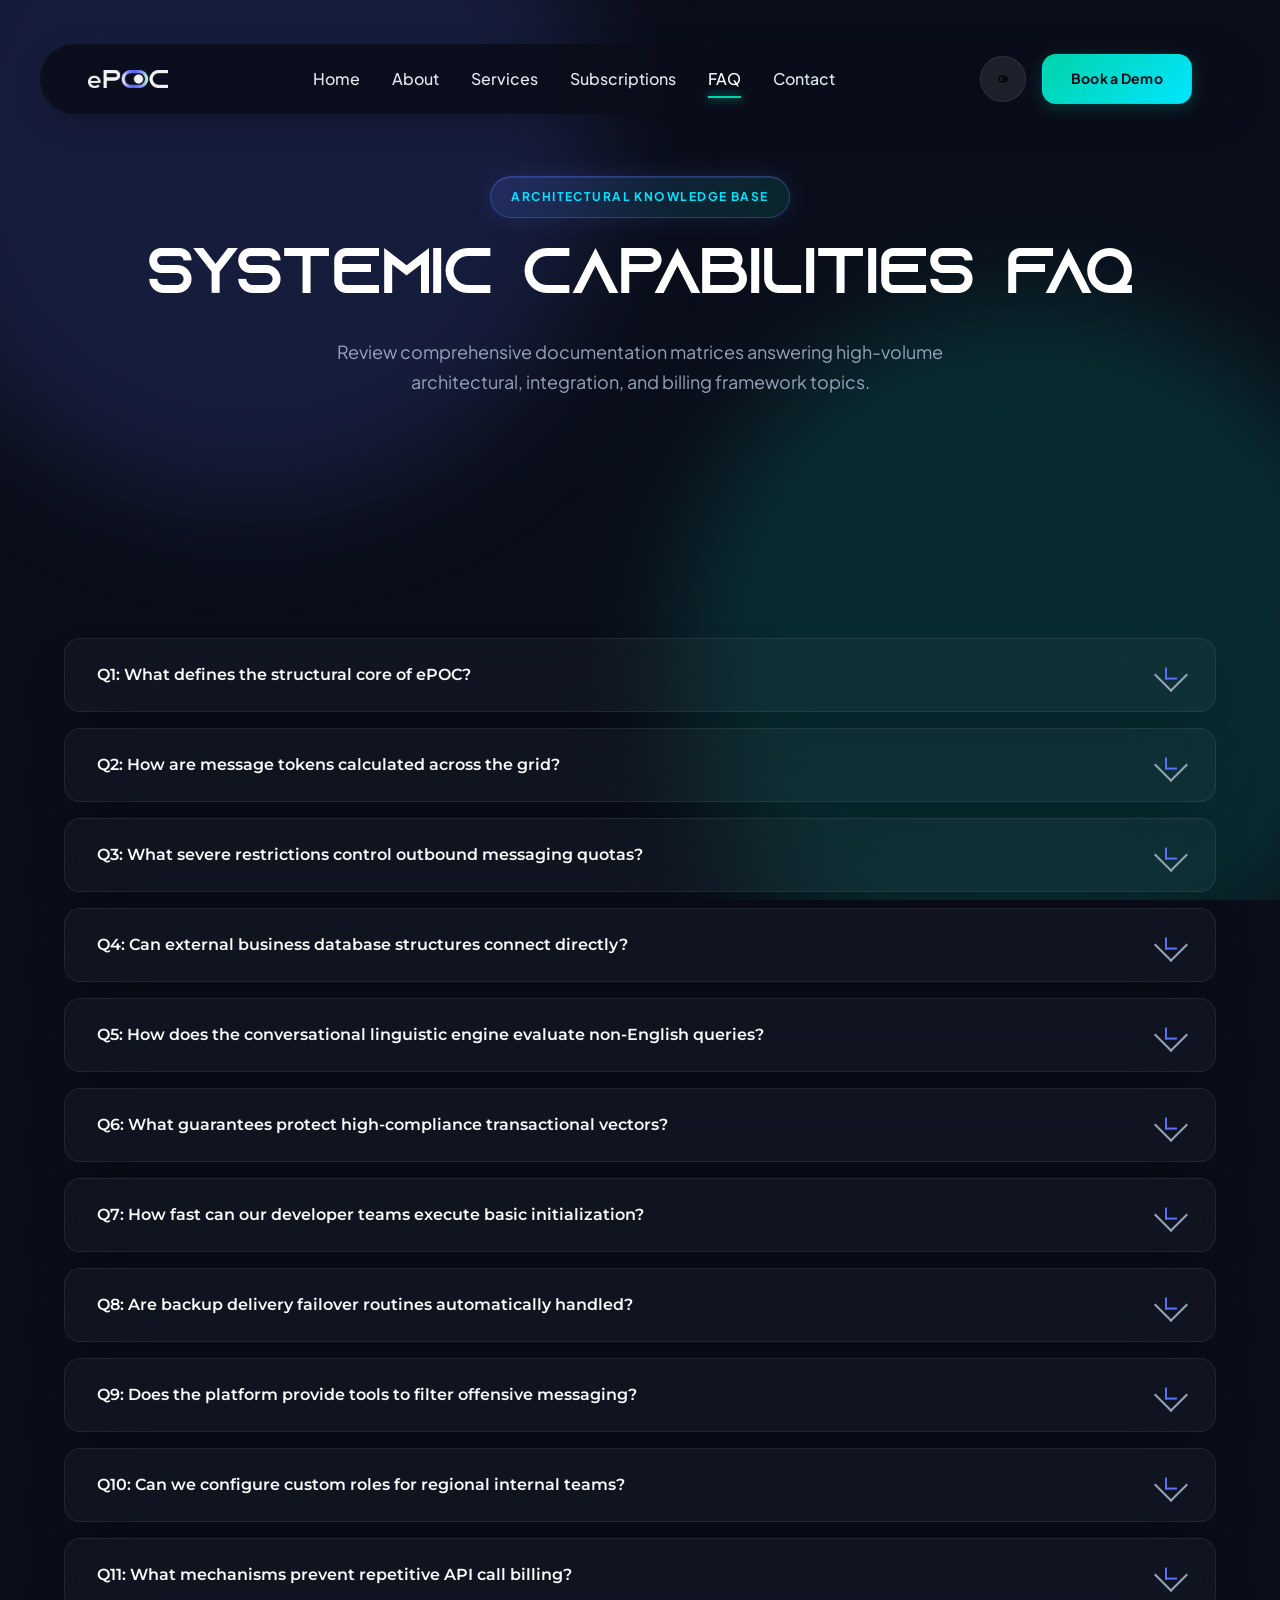
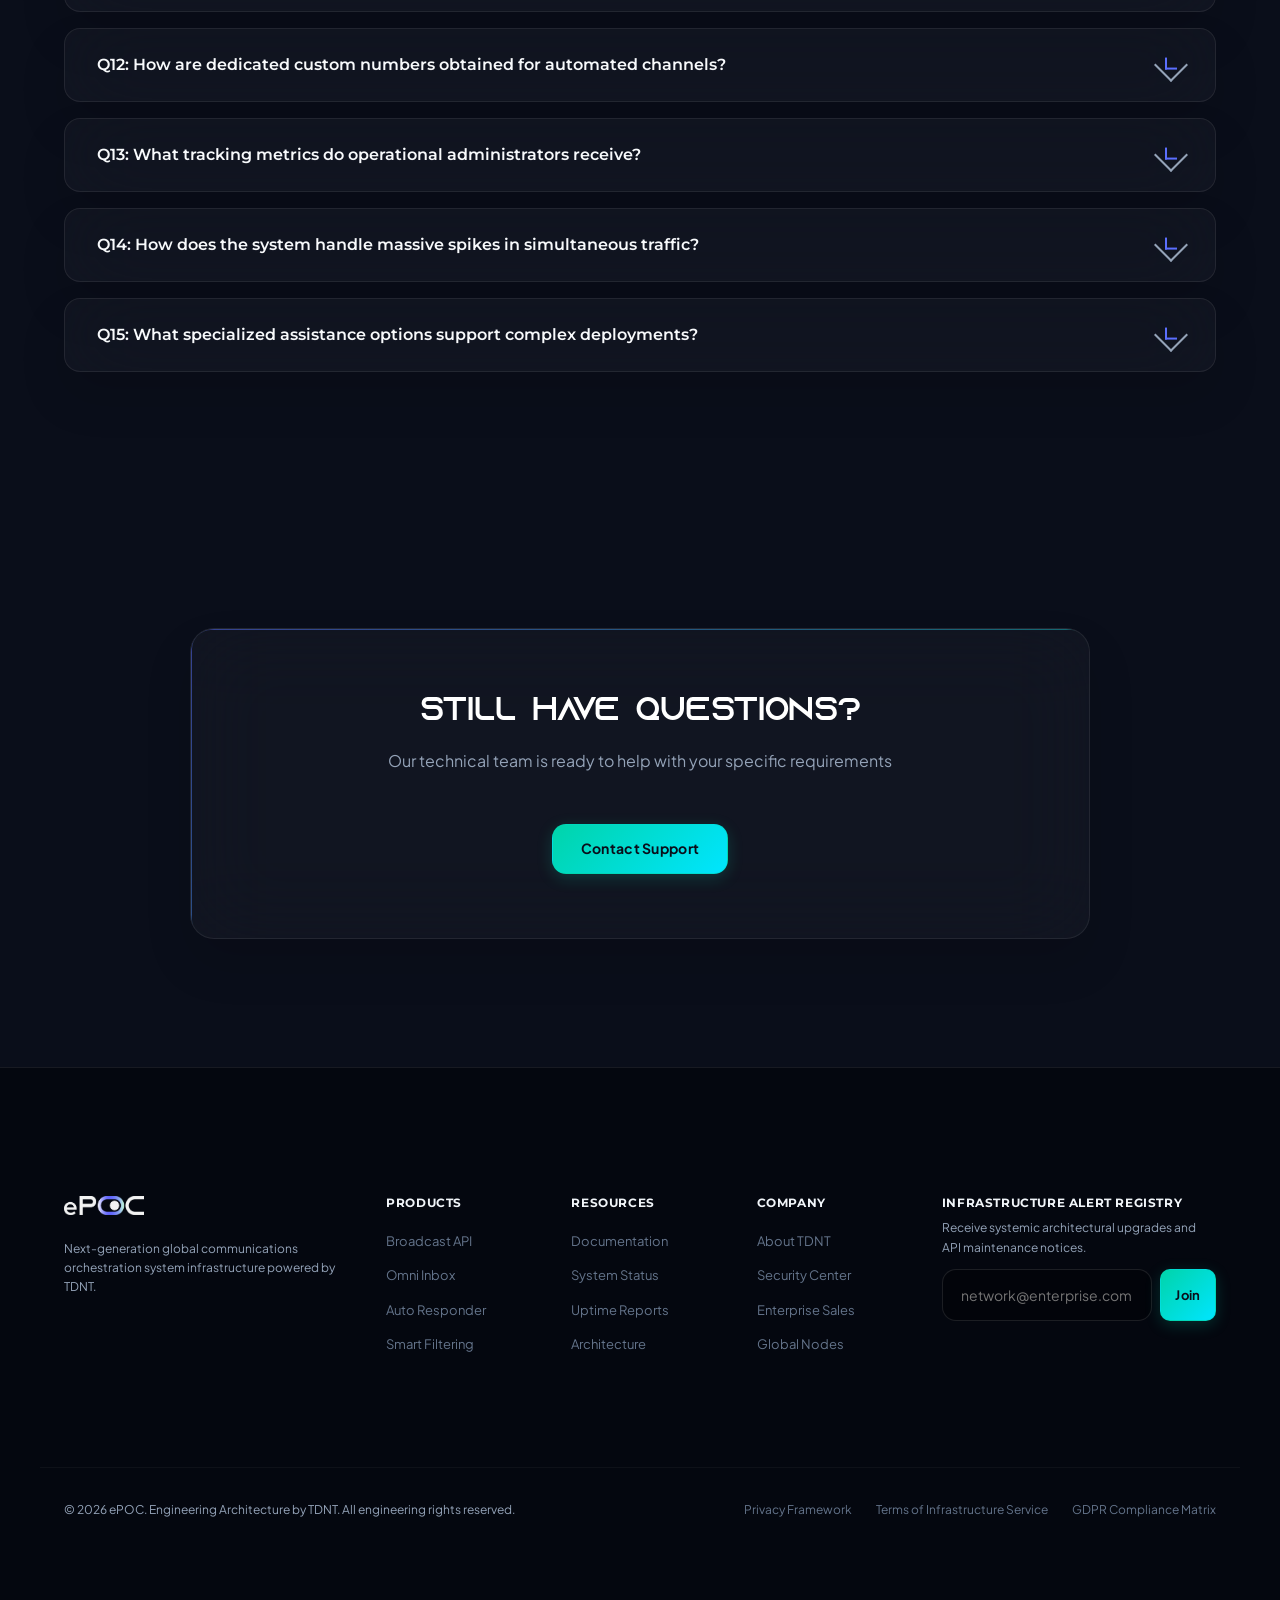
<file: faq.html>
<!DOCTYPE html>
<html lang="en">
<head>
    <meta charset="UTF-8">
    <meta name="viewport" content="width=device-width, initial-scale=1.0">
    <title>ePOC Knowledge Database - Enterprise CPaaS FAQ</title>
    <link rel="preconnect" href="https://fonts.googleapis.com">
    <link rel="preconnect" href="https://fonts.gstatic.com" crossorigin>
    <link href="https://fonts.googleapis.com/css2?family=Montserrat:wght@400;500;700;900&family=Plus+Jakarta+Sans:wght@300;400;500;600;700&display=swap" rel="stylesheet">
    <link rel="stylesheet" href="css/style.css">
    <link rel="stylesheet" href="css/animations.css">
    <link rel="stylesheet" href="css/responsive.css">
</head>
<body>
    <div class="bg-blur-container">
        <div class="blob blob-indigo"></div>
        <div class="blob blob-mint"></div>
    </div>
    
    <header class="navbar" id="main-nav">
        <div class="nav-container">
            <a href="index.html" class="logo-lockup">
                <img class="logo-image logo-light" src="images/Main Logo Color - Transparent (for light backgrounds).png" alt="ePOC"/>
                <img class="logo-image logo-dark" src="images/Main Logo Color - Transparent (for dark backgrounds).png" alt="ePOC"/>
            </a>
            <nav class="nav-links">
                <a href="index.html" class="nav-item">Home</a>
                <a href="about.html" class="nav-item">About</a>
                <a href="services.html" class="nav-item">Services</a>
                <a href="subscriptions.html" class="nav-item">Subscriptions</a>
                <a href="faq.html" class="nav-item active">FAQ</a>
                <a href="contact.html" class="nav-item">Contact</a>
            </nav>
            <div class="nav-actions">
                <button class="theme-toggle" id="theme-toggle" type="button" aria-label="Toggle theme" title="Toggle theme">
                    <span class="theme-toggle-icon"></span>
                </button>
                <a href="contact.html" class="btn btn-primary ripple">Book a Demo</a>
            </div>
            <button class="mobile-toggle" aria-label="Toggle Menu">
                <span class="bar"></span>
                <span class="bar"></span>
                <span class="bar"></span>
            </button>
        </div>
    </header>

    <main>
        <!-- Hero Section -->
        <section class="page-hero">
            <div class="container text-center">
                <div class="badge-pill animate-fade-up">Architectural Knowledge Base</div>
                <h1 class="font-azonix animate-fade-up delay-1">Systemic Capabilities FAQ</h1>
                <p class="hero-sub text-muted animate-fade-up delay-2">Review comprehensive documentation matrices answering high-volume architectural, integration, and billing framework topics.</p>
            </div>
        </section>

        <!-- FAQ Accordion -->
        <section class="section-py">
            <div class="container max-width-md">
                <div class="accordion-group stagger-animate">
                    
                    <div class="accordion-item glass-panel">
                        <button class="accordion-trigger"><span>Q1: What defines the structural core of ePOC?</span><span class="chevron"></span></button>
                        <div class="accordion-content"><p>ePOC serves as TDNT's next-generation AI-assisted Communication Platform as a Service (CPaaS). It bypasses legacy telecom barriers, exposing raw transactional interfaces for global messaging execution directly through high-uptime web APIs.</p></div>
                    </div>

                    <div class="accordion-item glass-panel">
                        <button class="accordion-trigger"><span>Q2: How are message tokens calculated across the grid?</span><span class="chevron"></span></button>
                        <div class="accordion-content"><p>Outbound traffic relies on structured classification profiles: Marketing Broadcast vectors run at $0.05 per individual notification; automated utility transaction updates cost $0.01; whereas inbound customer conversational blocks remain completely free.</p></div>
                    </div>

                    <div class="accordion-item glass-panel">
                        <button class="accordion-trigger"><span>Q3: What severe restrictions control outbound messaging quotas?</span><span class="chevron"></span></button>
                        <div class="accordion-content"><p>Verified developer parameters auto-scale transparently from 250 initialization units to 2,000, maxing at 10,000 per structural day based on delivery validation tracking. Violating regulatory compliance patterns triggers an immediate permanent system block.</p></div>
                    </div>

                    <div class="accordion-item glass-panel">
                        <button class="accordion-trigger"><span>Q4: Can external business database structures connect directly?</span><span class="chevron"></span></button>
                        <div class="accordion-content"><p>Absolutely. Activating our Exclusive profile configuration opens raw universal endpoints that hook into external warehouse storage systems, client management software, and automated workflow triggers seamlessly.</p></div>
                    </div>

                    <div class="accordion-item glass-panel">
                        <button class="accordion-trigger"><span>Q5: How does the conversational linguistic engine evaluate non-English queries?</span><span class="chevron"></span></button>
                        <div class="accordion-content"><p>Our high-tier VIP profile embeds advanced natural sentence parsers handling complex English, Arabic, and French grammar frameworks natively, along with automated voice message conversions.</p></div>
                    </div>

                    <div class="accordion-item glass-panel">
                        <button class="accordion-trigger"><span>Q6: What guarantees protect high-compliance transactional vectors?</span><span class="chevron"></span></button>
                        <div class="accordion-content"><p>The entire global architecture uses strict multi-region encryption protocols. We maintain explicit GDPR systemic alignment alongside GSMA hardware data center isolation paradigms.</p></div>
                    </div>

                    <div class="accordion-item glass-panel">
                        <button class="accordion-trigger"><span>Q7: How fast can our developer teams execute basic initialization?</span><span class="chevron"></span></button>
                        <div class="accordion-content"><p>Our documentation models supply native plug-and-play code snippets. Standard transmission tests can be completely initialized inside existing systems in under ten minutes.</p></div>
                    </div>

                    <div class="accordion-item glass-panel">
                        <button class="accordion-trigger"><span>Q8: Are backup delivery failover routines automatically handled?</span><span class="chevron"></span></button>
                        <div class="accordion-content"><p>Yes. If a carrier network drops packets, our intelligent routing infrastructure automatically reroutes transmissions through alternative paths to protect destination arrival rates.</p></div>
                    </div>

                    <div class="accordion-item glass-panel">
                        <button class="accordion-trigger"><span>Q9: Does the platform provide tools to filter offensive messaging?</span><span class="chevron"></span></button>
                        <div class="accordion-content"><p>Yes. The VIP Enterprise tier activates automated content checking systems, recognizing and blocking offensive language or spam patterns before they hit your agent queues.</p></div>
                    </div>

                    <div class="accordion-item glass-panel">
                        <button class="accordion-trigger"><span>Q10: Can we configure custom roles for regional internal teams?</span><span class="chevron"></span></button>
                        <div class="accordion-content"><p>Yes. The central administrative hub enables deep permission configurations, letting you assign limited view rights or execution authority levels across international business departments.</p></div>
                    </div>

                    <div class="accordion-item glass-panel">
                        <button class="accordion-trigger"><span>Q11: What mechanisms prevent repetitive API call billing?</span><span class="chevron"></span></button>
                        <div class="accordion-content"><p>Our smart platform caching system flags matching outgoing notifications sent within short timeframes, optimizing message delivery costs while saving enterprise budget.</p></div>
                    </div>

                    <div class="accordion-item glass-panel">
                        <button class="accordion-trigger"><span>Q12: How are dedicated custom numbers obtained for automated channels?</span><span class="chevron"></span></button>
                        <div class="accordion-content"><p>You can verify existing enterprise numbers through our setup dashboard, or lease dedicated long-codes and regional virtual extensions directly through the portal.</p></div>
                    </div>

                    <div class="accordion-item glass-panel">
                        <button class="accordion-trigger"><span>Q13: What tracking metrics do operational administrators receive?</span><span class="chevron"></span></button>
                        <div class="accordion-content"><p>Our interface renders granular metrics for message delivery confirmation times, recipient click-through rates, conversational engagement metrics, and individual agent response speeds.</p></div>
                    </div>

                    <div class="accordion-item glass-panel">
                        <button class="accordion-trigger"><span>Q14: How does the system handle massive spikes in simultaneous traffic?</span><span class="chevron"></span></button>
                        <div class="accordion-content"><p>The engine leverages auto-scaling cloud node arrays that scale up instant resource allocations automatically during unexpected traffic spikes to prevent latency drops.</p></div>
                    </div>

                    <div class="accordion-item glass-panel">
                        <button class="accordion-trigger"><span>Q15: What specialized assistance options support complex deployments?</span><span class="chevron"></span></button>
                        <div class="accordion-content"><p>We provide full API documentation alongside tech support. High-tier accounts receive direct, ongoing support channels from dedicated infrastructure deployment engineers.</p></div>
                    </div>

                </div>
            </div>
        </section>

        <!-- CTA Section -->
        <section class="section-py bg-subtle">
            <div class="container">
                <div class="cta-box glass-panel text-center dynamic-glow-border">
                    <h2 class="font-azonix">Still Have Questions?</h2>
                    <p class="text-muted margin-top-sm">Our technical team is ready to help with your specific requirements</p>
                    <div class="margin-top-lg">
                        <a href="contact.html" class="btn btn-primary ripple">Contact Support</a>
                    </div>
                </div>
            </div>
        </section>
    </main>

    <footer class="site-footer">
        <div class="container footer-grid">
            <div class="footer-brand">
                <img src="images/Main Logo Color - Transparent (for light backgrounds).png" alt="ePOC Logo" class="logo-image logo-light">
                <img src="images/Main Logo Color - Transparent (for dark backgrounds).png" alt="ePOC Logo" class="logo-image logo-dark">
                <p class="text-xs text-muted margin-top-md">Next-generation global communications orchestration system infrastructure powered by TDNT.</p>
            </div>
            <div class="footer-links-col">
                <h5>Products</h5>
                <a href="services.html">Broadcast API</a>
                <a href="services.html">Omni Inbox</a>
                <a href="services.html">Auto Responder</a>
                <a href="services.html">Smart Filtering</a>
            </div>
            <div class="footer-links-col">
                <h5>Resources</h5>
                <a href="faq.html">Documentation</a>
                <a href="faq.html">System Status</a>
                <a href="faq.html">Uptime Reports</a>
                <a href="about.html">Architecture</a>
            </div>
            <div class="footer-links-col">
                <h5>Company</h5>
                <a href="about.html">About TDNT</a>
                <a href="about.html">Security Center</a>
                <a href="contact.html">Enterprise Sales</a>
                <a href="contact.html">Global Nodes</a>
            </div>
            <div class="footer-newsletter">
                <h5>Infrastructure Alert Registry</h5>
                <p class="text-xs text-muted">Receive systemic architectural upgrades and API maintenance notices.</p>
                <form class="newsletter-form" onsubmit="event.preventDefault(); alert('Subscribed to infrastructure updates.');">
                    <input type="email" placeholder="network@enterprise.com" required class="form-control text-xs">
                    <button type="submit" class="btn btn-primary btn-sm">Join</button>
                </form>
            </div>
        </div>
        <div class="container footer-base">
            <p class="text-xs text-muted">&copy; 2026 ePOC. Engineering Architecture by TDNT. All engineering rights reserved.</p>
            <div class="base-policies">
                <a href="#">Privacy Framework</a>
                <a href="#">Terms of Infrastructure Service</a>
                <a href="#">GDPR Compliance Matrix</a>
            </div>
        </div>
    </footer>

    <script src="js/navigation.js"></script>
    <script src="js/animations.js"></script>
    <script src="js/main.js"></script>
</body>
</html>
</file>
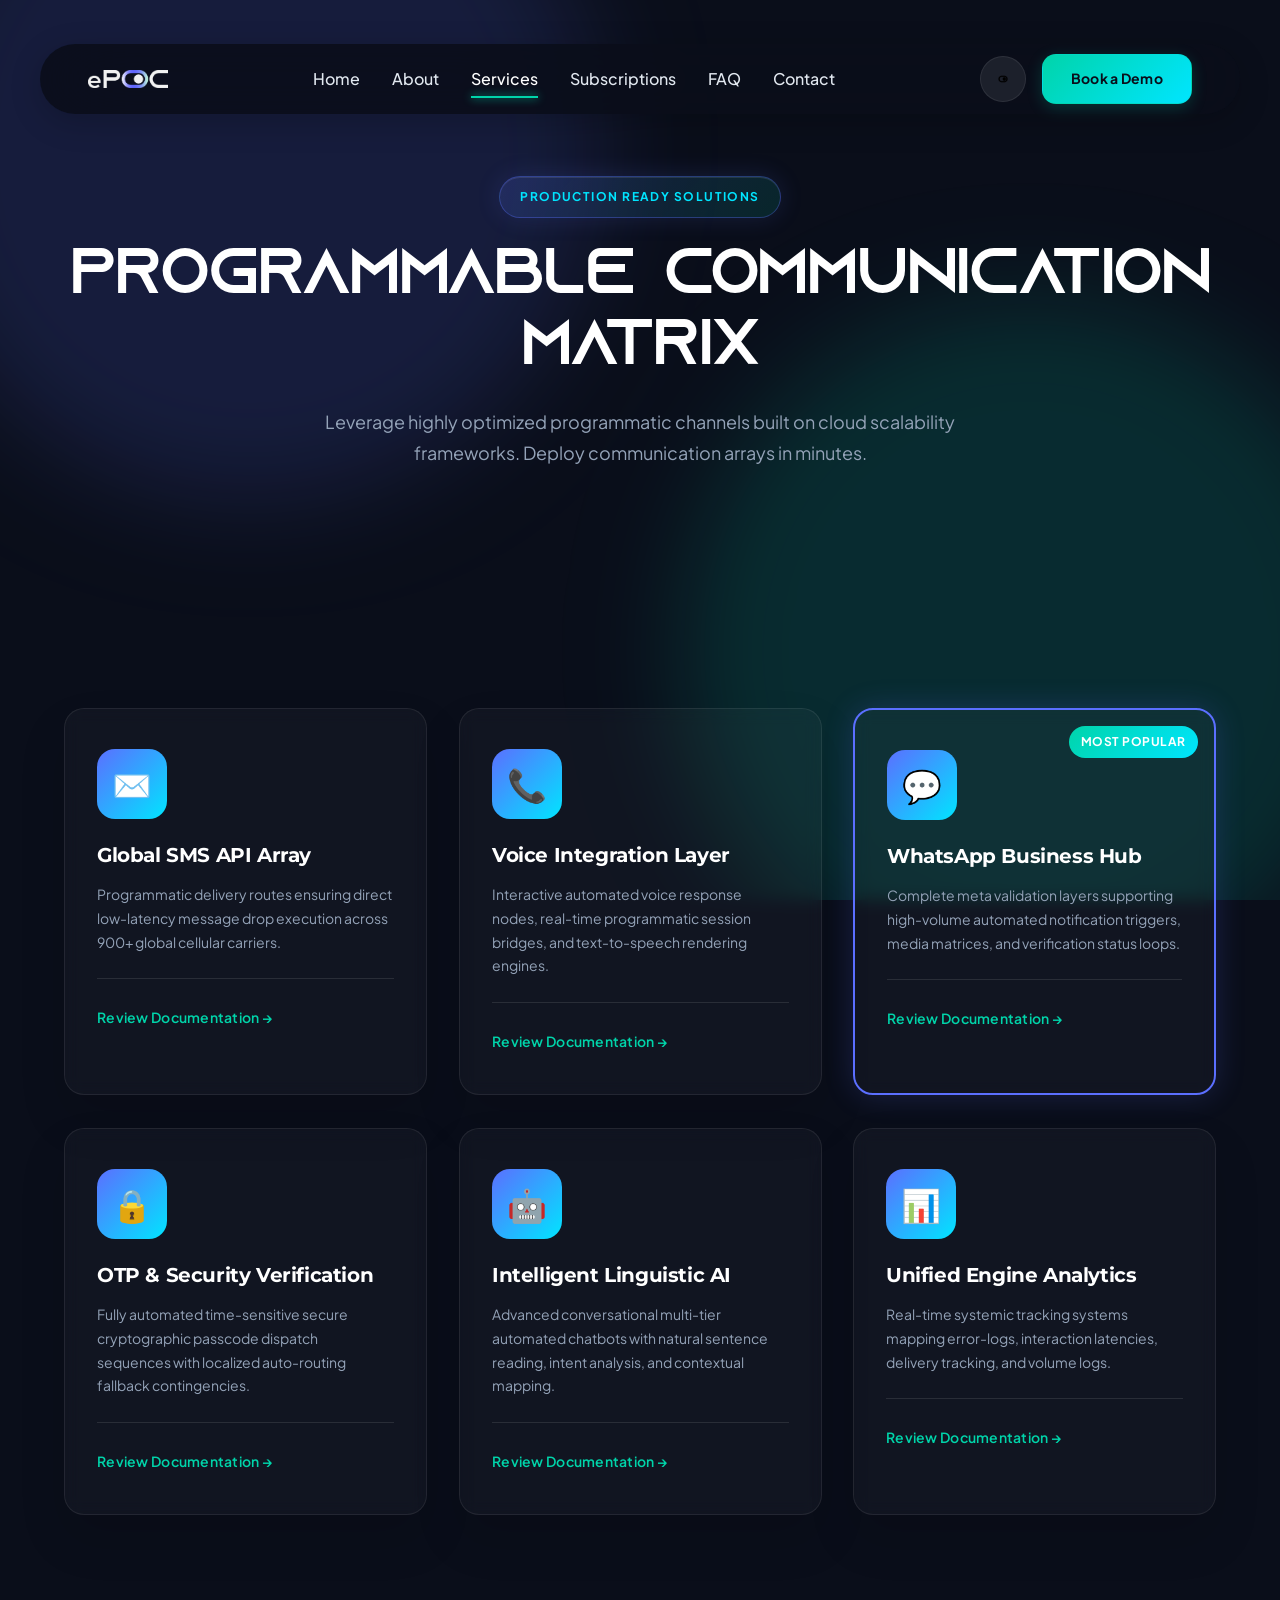
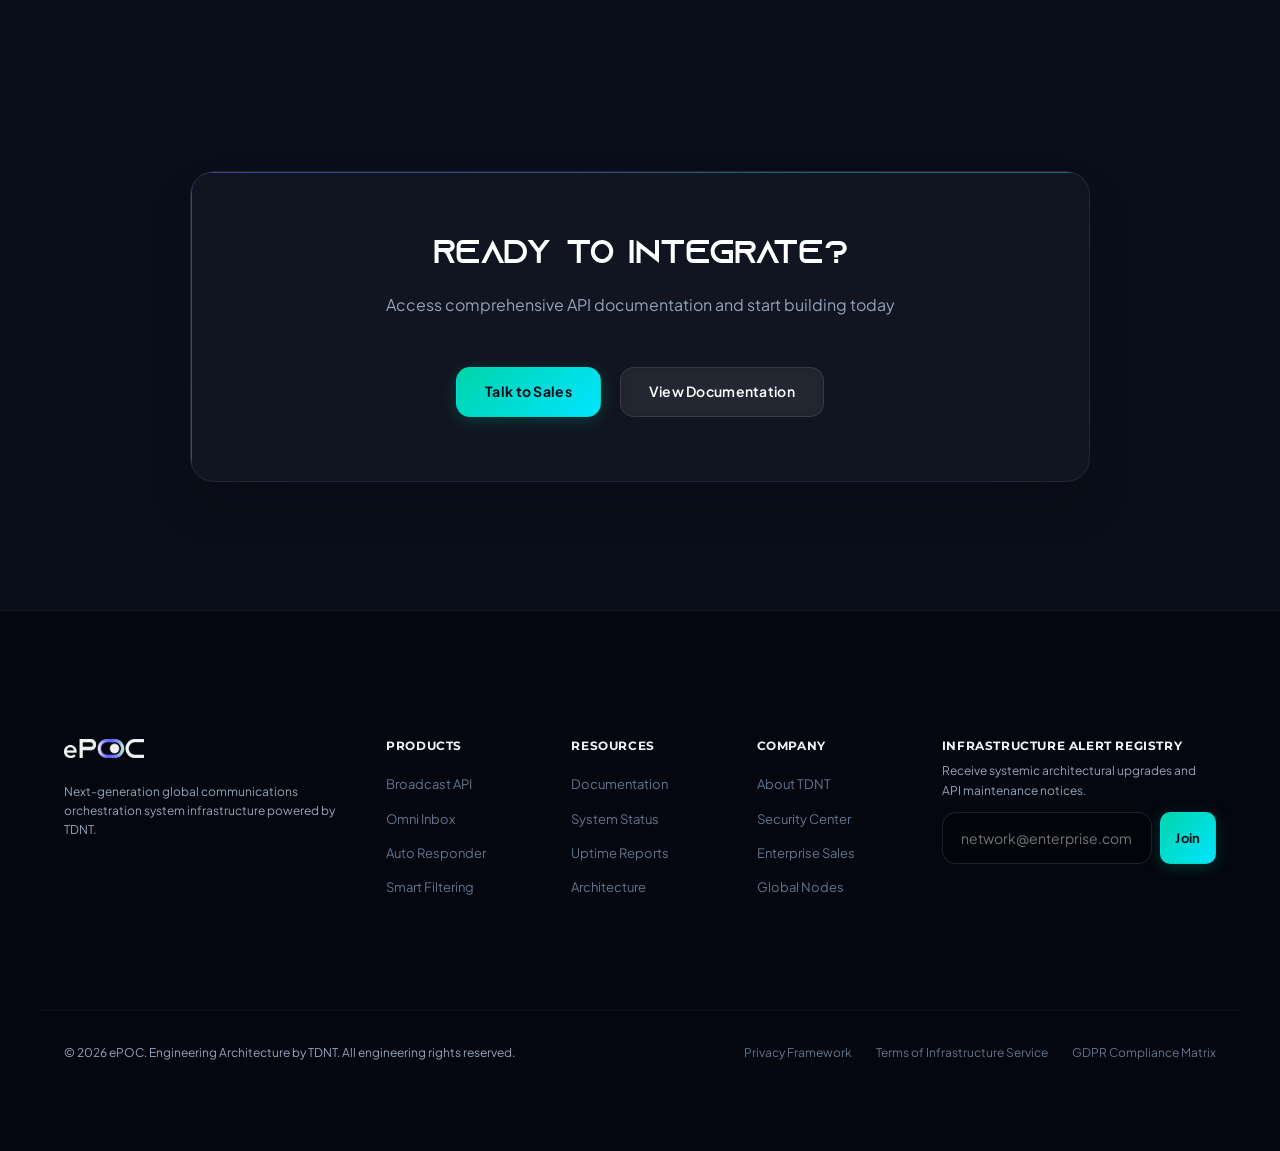
<file: services.html>
<!DOCTYPE html>
<html lang="en">
<head>
    <meta charset="UTF-8">
    <meta name="viewport" content="width=device-width, initial-scale=1.0">
    <title>ePOC Services - High-Throughput Cloud Communication APIs</title>
    <link rel="preconnect" href="https://fonts.googleapis.com">
    <link rel="preconnect" href="https://fonts.gstatic.com" crossorigin>
    <link href="https://fonts.googleapis.com/css2?family=Montserrat:wght@400;500;700;900&family=Plus+Jakarta+Sans:wght@300;400;500;600;700&display=swap" rel="stylesheet">
    <link rel="stylesheet" href="css/style.css">
    <link rel="stylesheet" href="css/animations.css">
    <link rel="stylesheet" href="css/responsive.css">
</head>
<body>
    <div class="bg-blur-container">
        <div class="blob blob-indigo"></div>
        <div class="blob blob-mint"></div>
    </div>
    
    <header class="navbar" id="main-nav">
        <div class="nav-container">
            <a href="index.html" class="logo-lockup">
                <img class="logo-image logo-light" src="images/Main Logo Color - Transparent (for light backgrounds).png" alt="ePOC"/>
                <img class="logo-image logo-dark" src="images/Main Logo Color - Transparent (for dark backgrounds).png" alt="ePOC"/>
            </a>
            <nav class="nav-links">
                <a href="index.html" class="nav-item">Home</a>
                <a href="about.html" class="nav-item">About</a>
                <a href="services.html" class="nav-item active">Services</a>
                <a href="subscriptions.html" class="nav-item">Subscriptions</a>
                <a href="faq.html" class="nav-item">FAQ</a>
                <a href="contact.html" class="nav-item">Contact</a>
            </nav>
            <div class="nav-actions">
                <button class="theme-toggle" id="theme-toggle" type="button" aria-label="Toggle theme" title="Toggle theme">
                    <span class="theme-toggle-icon"></span>
                </button>
                <a href="contact.html" class="btn btn-primary ripple">Book a Demo</a>
            </div>
            <button class="mobile-toggle" aria-label="Toggle Menu">
                <span class="bar"></span>
                <span class="bar"></span>
                <span class="bar"></span>
            </button>
        </div>
    </header>

    <main>
        <!-- Hero Section -->
        <section class="page-hero">
            <div class="container text-center">
                <div class="badge-pill animate-fade-up">Production Ready Solutions</div>
                <h1 class="font-azonix animate-fade-up delay-1">Programmable Communication Matrix</h1>
                <p class="hero-sub text-muted animate-fade-up delay-2">Leverage highly optimized programmatic channels built on cloud scalability frameworks. Deploy communication arrays in minutes.</p>
            </div>
        </section>

        <!-- Services Grid -->
        <section class="section-py">
            <div class="container">
                <div class="grid grid-3 gap-lg stagger-animate">
                    <!-- Service 1 -->
                    <div class="card glass-panel service-card">
                        <div class="service-icon-wrapper">
                            <span class="service-icon">✉️</span>
                        </div>
                        <h3>Global SMS API Array</h3>
                        <p class="text-sm text-muted">Programmatic delivery routes ensuring direct low-latency message drop execution across 900+ global cellular carriers.</p>
                        <div class="service-link">
                            <a href="contact.html" class="btn btn-text">Review Documentation →</a>
                        </div>
                    </div>

                    <!-- Service 2 -->
                    <div class="card glass-panel service-card">
                        <div class="service-icon-wrapper">
                            <span class="service-icon">📞</span>
                        </div>
                        <h3>Voice Integration Layer</h3>
                        <p class="text-sm text-muted">Interactive automated voice response nodes, real-time programmatic session bridges, and text-to-speech rendering engines.</p>
                        <div class="service-link">
                            <a href="contact.html" class="btn btn-text">Review Documentation →</a>
                        </div>
                    </div>

                    <!-- Service 3 -->
                    <div class="card glass-panel service-card featured-service">
                        <div class="service-badge">Most Popular</div>
                        <div class="service-icon-wrapper">
                            <span class="service-icon">💬</span>
                        </div>
                        <h3>WhatsApp Business Hub</h3>
                        <p class="text-sm text-muted">Complete meta validation layers supporting high-volume automated notification triggers, media matrices, and verification status loops.</p>
                        <div class="service-link">
                            <a href="contact.html" class="btn btn-text">Review Documentation →</a>
                        </div>
                    </div>

                    <!-- Service 4 -->
                    <div class="card glass-panel service-card">
                        <div class="service-icon-wrapper">
                            <span class="service-icon">🔒</span>
                        </div>
                        <h3>OTP & Security Verification</h3>
                        <p class="text-sm text-muted">Fully automated time-sensitive secure cryptographic passcode dispatch sequences with localized auto-routing fallback contingencies.</p>
                        <div class="service-link">
                            <a href="contact.html" class="btn btn-text">Review Documentation →</a>
                        </div>
                    </div>

                    <!-- Service 5 -->
                    <div class="card glass-panel service-card">
                        <div class="service-icon-wrapper">
                            <span class="service-icon">🤖</span>
                        </div>
                        <h3>Intelligent Linguistic AI</h3>
                        <p class="text-sm text-muted">Advanced conversational multi-tier automated chatbots with natural sentence reading, intent analysis, and contextual mapping.</p>
                        <div class="service-link">
                            <a href="contact.html" class="btn btn-text">Review Documentation →</a>
                        </div>
                    </div>

                    <!-- Service 6 -->
                    <div class="card glass-panel service-card">
                        <div class="service-icon-wrapper">
                            <span class="service-icon">📊</span>
                        </div>
                        <h3>Unified Engine Analytics</h3>
                        <p class="text-sm text-muted">Real-time systemic tracking systems mapping error-logs, interaction latencies, delivery tracking, and volume logs.</p>
                        <div class="service-link">
                            <a href="contact.html" class="btn btn-text">Review Documentation →</a>
                        </div>
                    </div>
                </div>
            </div>
        </section>

        <!-- CTA Section -->
        <section class="section-py bg-subtle">
            <div class="container">
                <div class="cta-box glass-panel text-center dynamic-glow-border">
                    <h2 class="font-azonix">Ready to Integrate?</h2>
                    <p class="text-muted margin-top-sm">Access comprehensive API documentation and start building today</p>
                    <div class="margin-top-lg">
                        <a href="contact.html" class="btn btn-primary ripple">Talk to Sales</a>
                        <a href="faq.html" class="btn btn-secondary margin-left-sm">View Documentation</a>
                    </div>
                </div>
            </div>
        </section>
    </main>

    <footer class="site-footer">
        <div class="container footer-grid">
            <div class="footer-brand">
                <img src="images/Main Logo Color - Transparent (for light backgrounds).png" alt="ePOC Logo" class="logo-image logo-light">
                <img src="images/Main Logo Color - Transparent (for dark backgrounds).png" alt="ePOC Logo" class="logo-image logo-dark">
                <p class="text-xs text-muted margin-top-md">Next-generation global communications orchestration system infrastructure powered by TDNT.</p>
            </div>
            <div class="footer-links-col">
                <h5>Products</h5>
                <a href="services.html">Broadcast API</a>
                <a href="services.html">Omni Inbox</a>
                <a href="services.html">Auto Responder</a>
                <a href="services.html">Smart Filtering</a>
            </div>
            <div class="footer-links-col">
                <h5>Resources</h5>
                <a href="faq.html">Documentation</a>
                <a href="faq.html">System Status</a>
                <a href="faq.html">Uptime Reports</a>
                <a href="about.html">Architecture</a>
            </div>
            <div class="footer-links-col">
                <h5>Company</h5>
                <a href="about.html">About TDNT</a>
                <a href="about.html">Security Center</a>
                <a href="contact.html">Enterprise Sales</a>
                <a href="contact.html">Global Nodes</a>
            </div>
            <div class="footer-newsletter">
                <h5>Infrastructure Alert Registry</h5>
                <p class="text-xs text-muted">Receive systemic architectural upgrades and API maintenance notices.</p>
                <form class="newsletter-form" onsubmit="event.preventDefault(); alert('Subscribed to infrastructure updates.');">
                    <input type="email" placeholder="network@enterprise.com" required class="form-control text-xs">
                    <button type="submit" class="btn btn-primary btn-sm">Join</button>
                </form>
            </div>
        </div>
        <div class="container footer-base">
            <p class="text-xs text-muted">&copy; 2026 ePOC. Engineering Architecture by TDNT. All engineering rights reserved.</p>
            <div class="base-policies">
                <a href="#">Privacy Framework</a>
                <a href="#">Terms of Infrastructure Service</a>
                <a href="#">GDPR Compliance Matrix</a>
            </div>
        </div>
    </footer>

    <script src="js/navigation.js"></script>
    <script src="js/animations.js"></script>
    <script src="js/main.js"></script>
</body>
</html>
</file>
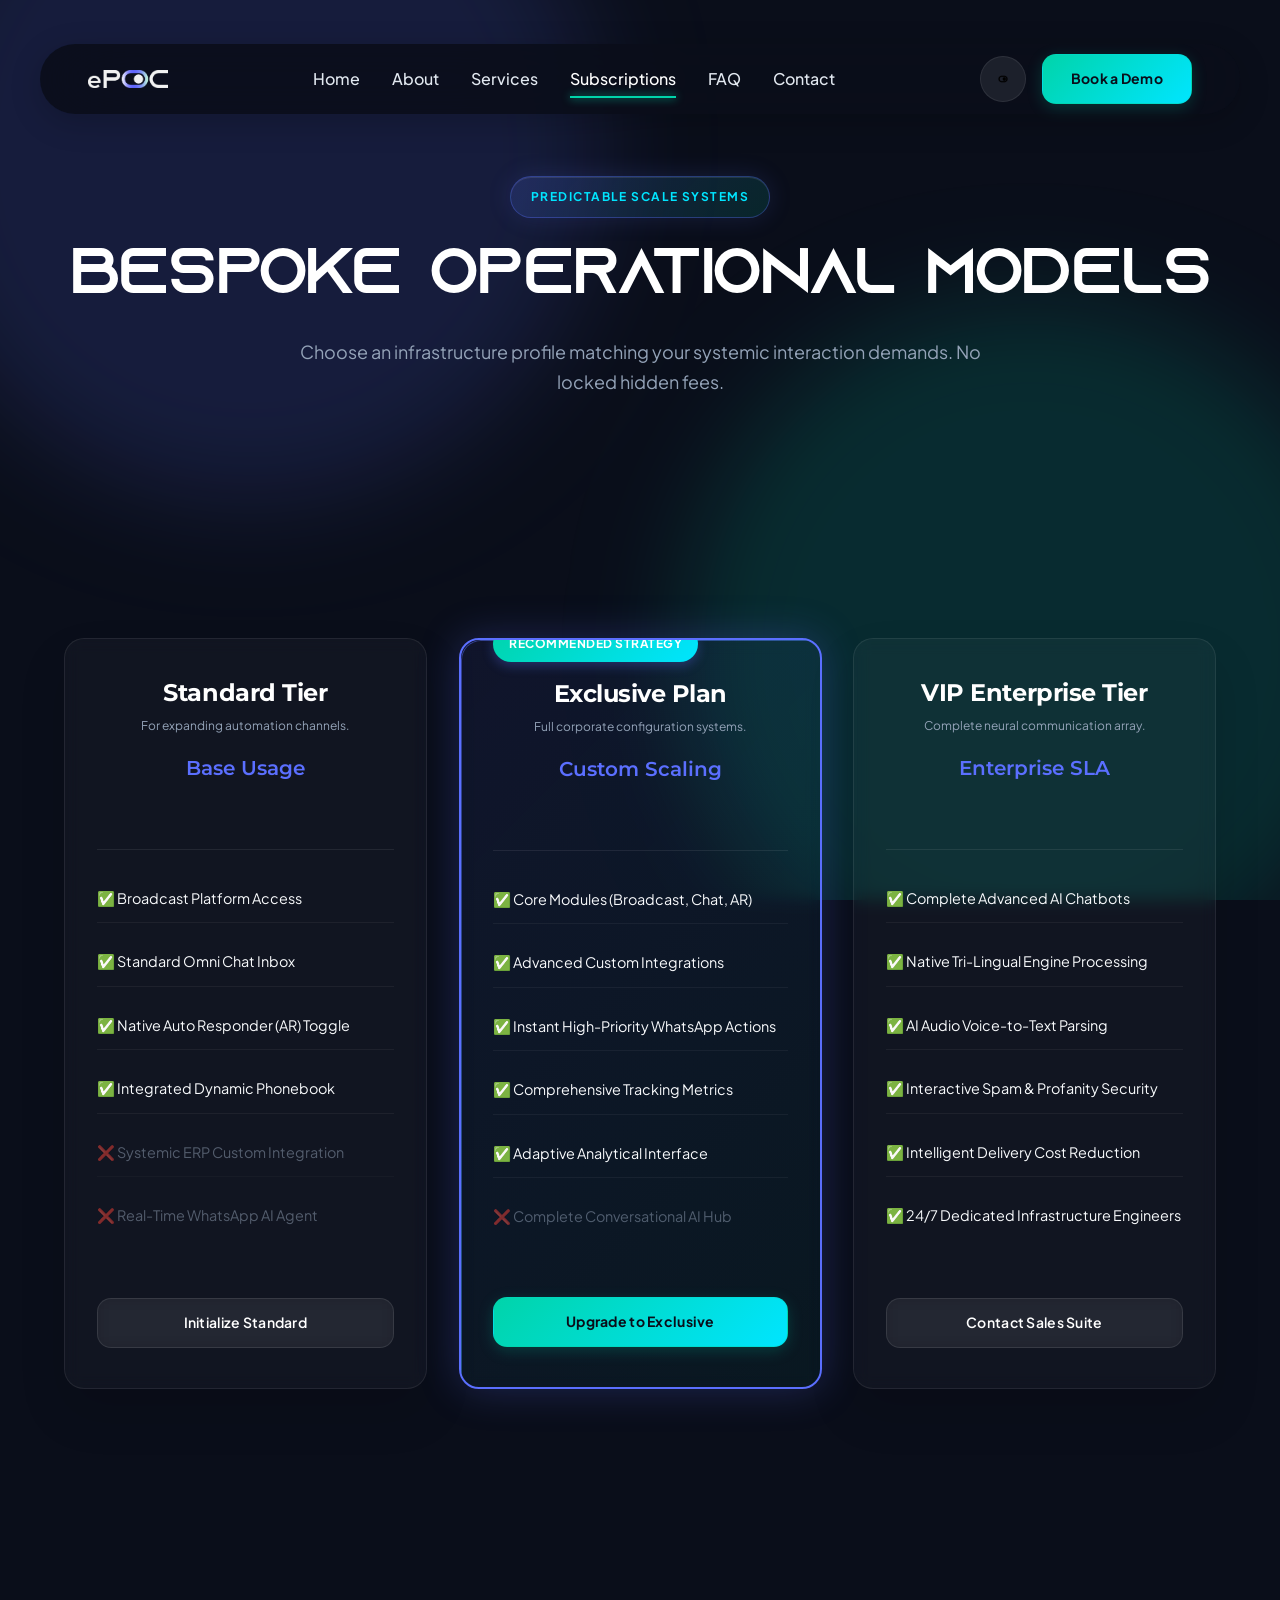
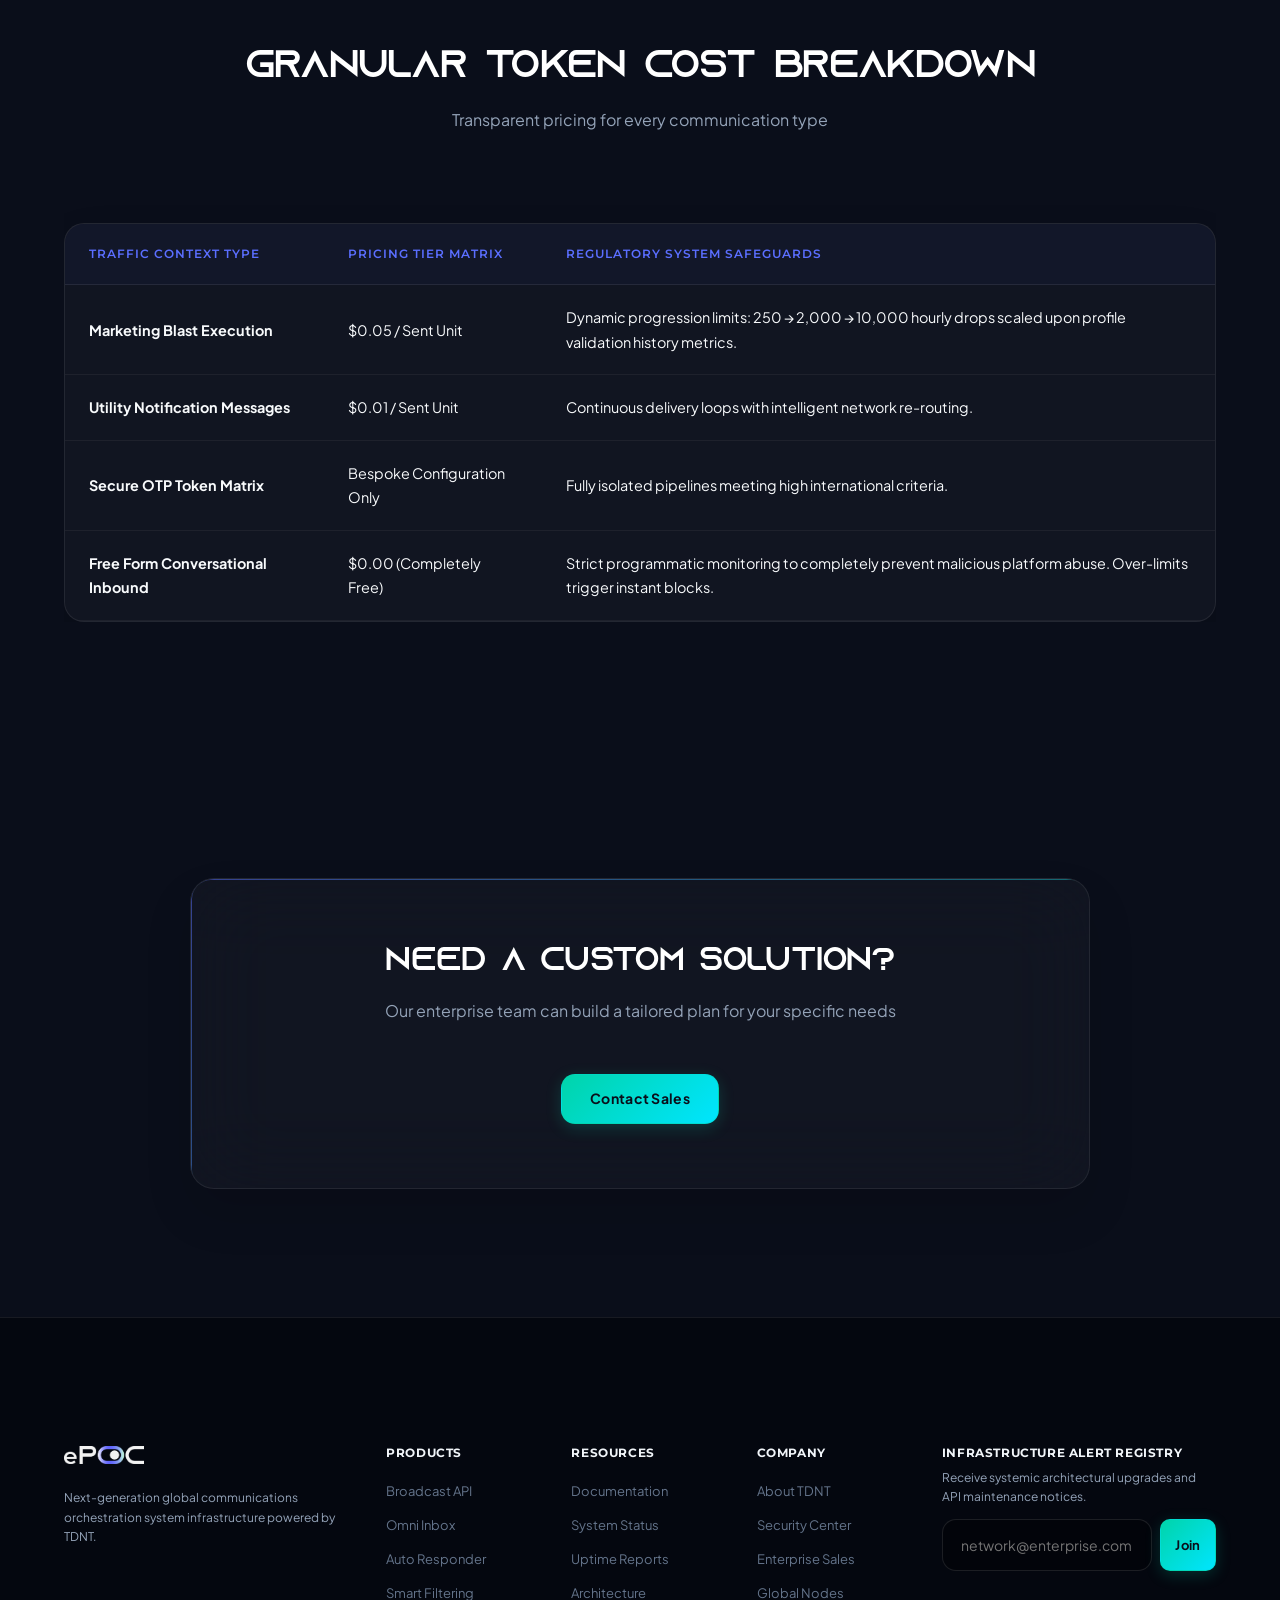
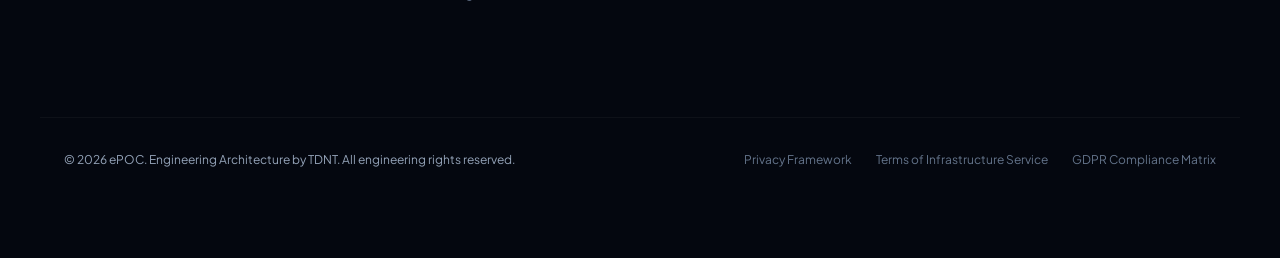
<file: subscriptions.html>
<!DOCTYPE html>
<html lang="en">
<head>
    <meta charset="UTF-8">
    <meta name="viewport" content="width=device-width, initial-scale=1.0">
    <title>ePOC Pricing Architecture - Scale Your Corporate Communications</title>
    <link rel="preconnect" href="https://fonts.googleapis.com">
    <link rel="preconnect" href="https://fonts.gstatic.com" crossorigin>
    <link href="https://fonts.googleapis.com/css2?family=Montserrat:wght@400;500;700;900&family=Plus+Jakarta+Sans:wght@300;400;500;600;700&display=swap" rel="stylesheet">
    <link rel="stylesheet" href="css/style.css">
    <link rel="stylesheet" href="css/animations.css">
    <link rel="stylesheet" href="css/responsive.css">
</head>
<body>
    <div class="bg-blur-container">
        <div class="blob blob-indigo"></div>
        <div class="blob blob-mint"></div>
    </div>
    
    <header class="navbar" id="main-nav">
        <div class="nav-container">
            <a href="index.html" class="logo-lockup">
                <img class="logo-image logo-light" src="images/Main Logo Color - Transparent (for light backgrounds).png" alt="ePOC"/>
                <img class="logo-image logo-dark" src="images/Main Logo Color - Transparent (for dark backgrounds).png" alt="ePOC"/>
            </a>
            <nav class="nav-links">
                <a href="index.html" class="nav-item">Home</a>
                <a href="about.html" class="nav-item">About</a>
                <a href="services.html" class="nav-item">Services</a>
                <a href="subscriptions.html" class="nav-item active">Subscriptions</a>
                <a href="faq.html" class="nav-item">FAQ</a>
                <a href="contact.html" class="nav-item">Contact</a>
            </nav>
            <div class="nav-actions">
                <button class="theme-toggle" id="theme-toggle" type="button" aria-label="Toggle theme" title="Toggle theme">
                    <span class="theme-toggle-icon"></span>
                </button>
                <a href="contact.html" class="btn btn-primary ripple">Book a Demo</a>
            </div>
            <button class="mobile-toggle" aria-label="Toggle Menu">
                <span class="bar"></span>
                <span class="bar"></span>
                <span class="bar"></span>
            </button>
        </div>
    </header>

    <main>
        <!-- Hero Section -->
        <section class="page-hero">
            <div class="container text-center">
                <div class="badge-pill animate-fade-up">Predictable Scale Systems</div>
                <h1 class="font-azonix animate-fade-up delay-1">Bespoke Operational Models</h1>
                <p class="hero-sub text-muted animate-fade-up delay-2">Choose an infrastructure profile matching your systemic interaction demands. No locked hidden fees.</p>
            </div>
        </section>

        <!-- Pricing Cards -->
        <section class="section-py">
            <div class="container">
                <div class="grid grid-3 gap-lg stagger-animate">
                    <!-- Standard Tier -->
                    <div class="card glass-panel pricing-card">
                        <div class="plan-header">
                            <h4>Standard Tier</h4>
                            <p class="text-xs text-muted">For expanding automation channels.</p>
                            <div class="price-display">Base Usage</div>
                        </div>
                        <hr class="divider">
                        <ul class="plan-features text-sm">
                            <li>✅ Broadcast Platform Access</li>
                            <li>✅ Standard Omni Chat Inbox</li>
                            <li>✅ Native Auto Responder (AR) Toggle</li>
                            <li>✅ Integrated Dynamic Phonebook</li>
                            <li class="disabled">❌ Systemic ERP Custom Integration</li>
                            <li class="disabled">❌ Real-Time WhatsApp AI Agent</li>
                        </ul>
                        <a href="contact.html" class="btn btn-secondary size-full margin-top-md">Initialize Standard</a>
                    </div>

                    <!-- Exclusive Plan (Featured) -->
                    <div class="card glass-panel pricing-card featured-tier dynamic-glow-border">
                        <div class="plan-header">
                            <span class="badge-pill special-tag">Recommended Strategy</span>
                            <h4>Exclusive Plan</h4>
                            <p class="text-xs text-muted">Full corporate configuration systems.</p>
                            <div class="price-display">Custom Scaling</div>
                        </div>
                        <hr class="divider">
                        <ul class="plan-features text-sm">
                            <li>✅ Core Modules (Broadcast, Chat, AR)</li>
                            <li>✅ Advanced Custom Integrations</li>
                            <li>✅ Instant High-Priority WhatsApp Actions</li>
                            <li>✅ Comprehensive Tracking Metrics</li>
                            <li>✅ Adaptive Analytical Interface</li>
                            <li class="disabled">❌ Complete Conversational AI Hub</li>
                        </ul>
                        <a href="contact.html" class="btn btn-primary ripple size-full margin-top-md">Upgrade to Exclusive</a>
                    </div>

                    <!-- VIP Enterprise Tier -->
                    <div class="card glass-panel pricing-card">
                        <div class="plan-header">
                            <h4>VIP Enterprise Tier</h4>
                            <p class="text-xs text-muted">Complete neural communication array.</p>
                            <div class="price-display">Enterprise SLA</div>
                        </div>
                        <hr class="divider">
                        <ul class="plan-features text-sm">
                            <li>✅ Complete Advanced AI Chatbots</li>
                            <li>✅ Native Tri-Lingual Engine Processing</li>
                            <li>✅ AI Audio Voice-to-Text Parsing</li>
                            <li>✅ Interactive Spam & Profanity Security</li>
                            <li>✅ Intelligent Delivery Cost Reduction</li>
                            <li>✅ 24/7 Dedicated Infrastructure Engineers</li>
                        </ul>
                        <a href="contact.html" class="btn btn-secondary size-full margin-top-md">Contact Sales Suite</a>
                    </div>
                </div>
            </div>
        </section>

        <!-- Pricing Table -->
        <section class="section-py bg-subtle">
            <div class="container">
                <div class="text-center margin-bottom-xl">
                    <h2 class="font-azonix animate-fade-up">Granular Token Cost Breakdown</h2>
                    <p class="text-muted animate-fade-up delay-1">Transparent pricing for every communication type</p>
                </div>
                <div class="table-wrapper animate-fade-up delay-2">
                    <div class="table-container glass-panel">
                        <table class="data-table">
                            <thead>
                                <tr>
                                    <th>Traffic Context Type</th>
                                    <th>Pricing Tier Matrix</th>
                                    <th>Regulatory System Safeguards</th>
                                </tr>
                            </thead>
                            <tbody>
                                <tr>
                                    <td><strong>Marketing Blast Execution</strong></td>
                                    <td>$0.05 / Sent Unit</td>
                                    <td>Dynamic progression limits: 250 → 2,000 → 10,000 hourly drops scaled upon profile validation history metrics.</td>
                                </tr>
                                <tr>
                                    <td><strong>Utility Notification Messages</strong></td>
                                    <td>$0.01 / Sent Unit</td>
                                    <td>Continuous delivery loops with intelligent network re-routing.</td>
                                </tr>
                                <tr>
                                    <td><strong>Secure OTP Token Matrix</strong></td>
                                    <td>Bespoke Configuration Only</td>
                                    <td>Fully isolated pipelines meeting high international criteria.</td>
                                </tr>
                                <tr>
                                    <td><strong>Free Form Conversational Inbound</strong></td>
                                    <td>$0.00 (Completely Free)</td>
                                    <td>Strict programmatic monitoring to completely prevent malicious platform abuse. Over-limits trigger instant blocks.</td>
                                </tr>
                            </tbody>
                        </table>
                    </div>
                </div>
            </div>
        </section>

        <!-- CTA Section -->
        <section class="section-py">
            <div class="container">
                <div class="cta-box glass-panel text-center dynamic-glow-border">
                    <h2 class="font-azonix">Need a Custom Solution?</h2>
                    <p class="text-muted margin-top-sm">Our enterprise team can build a tailored plan for your specific needs</p>
                    <div class="margin-top-lg">
                        <a href="contact.html" class="btn btn-primary ripple">Contact Sales</a>
                    </div>
                </div>
            </div>
        </section>
    </main>

    <footer class="site-footer">
        <div class="container footer-grid">
            <div class="footer-brand">
                <img src="images/Main Logo Color - Transparent (for light backgrounds).png" alt="ePOC Logo" class="logo-image logo-light">
                <img src="images/Main Logo Color - Transparent (for dark backgrounds).png" alt="ePOC Logo" class="logo-image logo-dark">
                <p class="text-xs text-muted margin-top-md">Next-generation global communications orchestration system infrastructure powered by TDNT.</p>
            </div>
            <div class="footer-links-col">
                <h5>Products</h5>
                <a href="services.html">Broadcast API</a>
                <a href="services.html">Omni Inbox</a>
                <a href="services.html">Auto Responder</a>
                <a href="services.html">Smart Filtering</a>
            </div>
            <div class="footer-links-col">
                <h5>Resources</h5>
                <a href="faq.html">Documentation</a>
                <a href="faq.html">System Status</a>
                <a href="faq.html">Uptime Reports</a>
                <a href="about.html">Architecture</a>
            </div>
            <div class="footer-links-col">
                <h5>Company</h5>
                <a href="about.html">About TDNT</a>
                <a href="about.html">Security Center</a>
                <a href="contact.html">Enterprise Sales</a>
                <a href="contact.html">Global Nodes</a>
            </div>
            <div class="footer-newsletter">
                <h5>Infrastructure Alert Registry</h5>
                <p class="text-xs text-muted">Receive systemic architectural upgrades and API maintenance notices.</p>
                <form class="newsletter-form" onsubmit="event.preventDefault(); alert('Subscribed to infrastructure updates.');">
                    <input type="email" placeholder="network@enterprise.com" required class="form-control text-xs">
                    <button type="submit" class="btn btn-primary btn-sm">Join</button>
                </form>
            </div>
        </div>
        <div class="container footer-base">
            <p class="text-xs text-muted">&copy; 2026 ePOC. Engineering Architecture by TDNT. All engineering rights reserved.</p>
            <div class="base-policies">
                <a href="#">Privacy Framework</a>
                <a href="#">Terms of Infrastructure Service</a>
                <a href="#">GDPR Compliance Matrix</a>
            </div>
        </div>
    </footer>

    <script src="js/navigation.js"></script>
    <script src="js/animations.js"></script>
    <script src="js/main.js"></script>
</body>
</html>
</file>
<file: css/style.css>
/* Core Structural Configuration & Variables - ePOC CPaaS Design System */
:root {
    /* Dark Mode (Default) - Enterprise CPaaS Theme */
    --bg-midnight: #0A0E1A;
    --bg-surface: #0F1424;
    --bg-elevated: #151B30;
    
    /* Primary Brand Colors - ePOC Identity */
    --color-mint: #00D4AA;
    --color-indigo: #5B6FFF;
    --color-core-blue: #001F8F;
    --color-accent-cyan: #00E5FF;
    
    /* Typography */
    --text-light: #FFFFFF;
    --text-primary: #F8FAFC;
    --text-secondary: #CBD5E1;
    --text-muted: #94A3B8;
    --text-disabled: #64748B;
    
    /* Glass Morphism */
    --glass-bg: rgba(255, 255, 255, 0.03);
    --glass-bg-hover: rgba(255, 255, 255, 0.05);
    --glass-border: rgba(255, 255, 255, 0.08);
    --glass-border-hover: rgba(255, 255, 255, 0.15);
    --glass-blur: blur(40px);
    
    /* Navigation */
    --nav-surface: rgba(10, 14, 26, 0.9);
    --nav-link: #E2E8F0;
    --nav-link-hover: #FFFFFF;
    
    /* Footer */
    --footer-bg: rgba(5, 8, 16, 0.98);
    --footer-muted: #64748B;
    --footer-heading: #F1F5F9;
    --footer-border: rgba(255, 255, 255, 0.04);
    
    /* Spacing & Radius */
    --radius-xl: 28px;
    --radius-lg: 20px;
    --radius-md: 14px;
    --radius-sm: 10px;
    --radius-full: 9999px;
    
    /* Typography Scale */
    --font-primary: 'Plus Jakarta Sans', sans-serif;
    --font-display: 'Montserrat', sans-serif;
    
    /* Transitions */
    --transition-smooth: all 0.3s cubic-bezier(0.4, 0, 0.2, 1);
    --transition-bounce: all 0.5s cubic-bezier(0.34, 1.56, 0.64, 1);
    --transition-spring: all 0.4s cubic-bezier(0.175, 0.885, 0.32, 1.275);
    
    /* Cards */
    --card-bg: rgba(255, 255, 255, 0.03);
    --card-border: rgba(255, 255, 255, 0.08);
    --card-shadow: 0 4px 24px rgba(0, 0, 0, 0.2);
    --card-shadow-hover: 0 8px 40px rgba(0, 0, 0, 0.3);
    
    /* Forms */
    --input-bg: rgba(0, 0, 0, 0.3);
    --input-border: rgba(255, 255, 255, 0.1);
    --input-focus: rgba(91, 111, 255, 0.3);
    --input-focus-ring: 0 0 0 3px rgba(91, 111, 255, 0.15);
    
    /* Tables */
    --table-header-bg: rgba(0, 0, 0, 0.25);
    --table-hover: rgba(255, 255, 255, 0.02);
    --table-border: rgba(255, 255, 255, 0.05);
    
    /* Accordion */
    --accordion-bg: rgba(0, 0, 0, 0.2);
    --accordion-border: rgba(255, 255, 255, 0.06);
    
    /* Visual Elements */
    --map-bg: rgba(0, 0, 0, 0.4);
    --dot-bg: rgba(255, 255, 255, 0.2);
    --sidebar-bg: rgba(0, 0, 0, 0.25);
    --line-bg: rgba(255, 255, 255, 0.1);
    --stat-bg: rgba(0, 0, 0, 0.3);
    --pricing-bg: rgba(255, 255, 255, 0.04);
    
    /* Gradients & Effects */
    --tag-bg: linear-gradient(135deg, var(--color-indigo), var(--color-accent-cyan));
    --tag-text: white;
    --gradient-primary: linear-gradient(135deg, var(--color-mint), var(--color-accent-cyan));
    --gradient-brand: linear-gradient(135deg, var(--color-indigo), var(--color-mint));
    --gradient-hero: linear-gradient(180deg, rgba(91, 111, 255, 0.15) 0%, rgba(0, 212, 170, 0.08) 100%);
    --mesh-line: rgba(91, 111, 255, 0.06);
    
    /* Blobs */
    --blob-opacity: 0.15;
    --blob-mix-blend: screen;
    
    /* Badges & Pills */
    --badge-bg: rgba(91, 111, 255, 0.15);
    --badge-border: rgba(91, 111, 255, 0.35);
    --badge-text: #A5B4FC;
    
    /* Buttons */
    --btn-primary-bg: var(--gradient-primary);
    --btn-primary-hover: linear-gradient(135deg, #00E5FF, #00D4AA);
    --btn-secondary-bg: rgba(255, 255, 255, 0.05);
    --btn-secondary-border: rgba(255, 255, 255, 0.1);
    --btn-secondary-hover: rgba(255, 255, 255, 0.08);
    --btn-secondary-border-hover: rgba(255, 255, 255, 0.2);
    
    /* Marquee */
    --marquee-bg: #ffffff;
    --marquee-text: #1a1a1a;
    --marquee-border: #e2e8f0;
    --marquee-item-bg: #f8fafc;
    
    /* CPaaS Brand Colors */
    --cpaaas-primary: #5B6FFF;
    --cpaaas-secondary: #00D4AA;
    --cpaaas-accent: #00E5FF;
    --enterprise-blue: #001F8F;
    
    /* Section Spacing */
    --section-padding-y: 120px;
    --section-padding-y-sm: 80px;
    --container-max: 1400px;
}

/* Light Mode Override - ePOC CPaaS Light Theme */
body.theme-light {
    --bg-midnight: #F8FAFC;
    --bg-surface: #FFFFFF;
    --bg-elevated: #F1F5F9;
    
    --color-mint: #00A88A;
    --color-indigo: #4F46E5;
    --color-core-blue: #DBE7FF;
    --color-accent-cyan: #0891B2;
    
    --text-light: #0F172A;
    --text-primary: #0F172A;
    --text-secondary: #334155;
    --text-muted: #475569;
    --text-disabled: #94A3B8;
    
    --glass-bg: rgba(255, 255, 255, 0.95);
    --glass-bg-hover: rgba(255, 255, 255, 0.98);
    --glass-border: rgba(15, 23, 42, 0.08);
    --glass-border-hover: rgba(15, 23, 42, 0.15);
    --glass-blur: blur(40px);
    
    --nav-surface: rgba(255, 255, 255, 0.95);
    --nav-link: #1E293B;
    --nav-link-hover: #0F172A;
    
    --footer-bg: rgba(255, 255, 255, 0.98);
    --footer-muted: #475569;
    --footer-heading: #0F172A;
    --footer-border: rgba(15, 23, 42, 0.06);
    
    --card-bg: rgba(255, 255, 255, 0.98);
    --card-border: rgba(15, 23, 42, 0.08);
    --card-shadow: 0 4px 24px rgba(0, 0, 0, 0.06);
    --card-shadow-hover: 0 8px 40px rgba(0, 0, 0, 0.1);
    
    --input-bg: rgba(255, 255, 255, 0.95);
    --input-border: rgba(15, 23, 42, 0.12);
    --input-focus: rgba(79, 70, 229, 0.2);
    --input-focus-ring: 0 0 0 3px rgba(79, 70, 229, 0.1);
    
    --table-header-bg: rgba(15, 23, 42, 0.04);
    --table-hover: rgba(15, 23, 42, 0.02);
    --table-border: rgba(15, 23, 42, 0.06);
    
    --accordion-bg: rgba(15, 23, 42, 0.03);
    --accordion-border: rgba(15, 23, 42, 0.06);
    
    --map-bg: rgba(15, 23, 42, 0.04);
    --dot-bg: rgba(15, 23, 42, 0.15);
    --sidebar-bg: rgba(15, 23, 42, 0.04);
    --line-bg: rgba(15, 23, 42, 0.08);
    --stat-bg: rgba(255, 255, 255, 0.95);
    --pricing-bg: rgba(255, 255, 255, 0.98);
    
    --tag-bg: linear-gradient(135deg, var(--color-indigo), var(--color-accent-cyan));
    --tag-text: white;
    --gradient-primary: linear-gradient(135deg, var(--color-mint), var(--color-accent-cyan));
    --gradient-brand: linear-gradient(135deg, var(--color-indigo), var(--color-mint));
    --gradient-hero: linear-gradient(180deg, rgba(79, 70, 229, 0.08) 0%, rgba(0, 168, 138, 0.05) 100%);
    --mesh-line: rgba(79, 70, 229, 0.06);
    
    --blob-opacity: 0.5;
    --blob-mix-blend: multiply;
    
    --badge-bg: rgba(79, 70, 229, 0.08);
    --badge-border: rgba(79, 70, 229, 0.2);
    --badge-text: #4F46E5;
    
    --btn-primary-bg: var(--gradient-primary);
    --btn-primary-hover: linear-gradient(135deg, #0891B2, #00A88A);
    --btn-secondary-bg: rgba(255, 255, 255, 0.95);
    --btn-secondary-border: rgba(15, 23, 42, 0.12);
    --btn-secondary-hover: rgba(255, 255, 255, 1);
    --btn-secondary-border-hover: rgba(15, 23, 42, 0.25);
}

/* Apply Light Mode Text Colors */
body.theme-light .text-muted,
body.theme-light p,
body.theme-light .footer-links-col a,
body.theme-light .footer-newsletter p,
body.theme-light .base-policies a,
body.theme-light .window-title,
body.theme-light .stat-bubble small,
body.theme-light .gov-sub-node,
body.theme-light .accordion-content p,
body.theme-light .form-control::placeholder {
    color: var(--text-muted);
}

body.theme-light h1,
body.theme-light h2,
body.theme-light h3,
body.theme-light h4,
body.theme-light h5,
body.theme-light h6,
body.theme-light .stat-item h3,
body.theme-light .price-display,
body.theme-light .stat-bubble strong,
body.theme-light .nav-item.active,
body.theme-light .nav-item:hover {
    color: var(--text-light);
}

body.theme-light .btn-secondary {
    background: var(--btn-secondary-bg);
    color: var(--text-light);
    border-color: var(--btn-secondary-border);
}

body.theme-light .btn-secondary:hover {
    background: var(--btn-secondary-hover);
    border-color: var(--btn-secondary-border-hover);
}

body.theme-light .badge-pill {
    z-index: 10;
    position: relative;
    background: var(--badge-bg);
    border-color: var(--badge-border);
    color: var(--badge-text);
}

body.theme-light .glass-panel {
    background: var(--glass-bg);
    border-color: var(--glass-border);
    transition: all 0.4s ease;
}

body.theme-light .card {
    background: var(--card-bg);
    border-color: var(--card-border);
}

body.theme-light .card:hover {
    border-color: rgba(15, 23, 42, 0.2);
}

body.theme-light .form-control {
    background: var(--input-bg);
    border-color: var(--input-border);
    color: var(--text-light);
}

body.theme-light .form-control:focus {
    border-color: var(--color-indigo);
    box-shadow: 0 0 12px var(--input-focus);
    background: var(--input-bg);
}

body.theme-light .data-table th {
    background: var(--table-header-bg);
    color: var(--text-light);
}

body.theme-light .data-table tr:hover td {
    background: var(--table-hover);
}

body.theme-light .accordion-content {
    background: var(--accordion-bg);
}

body.theme-light .accordion-trigger {
    color: var(--text-light);
}

body.theme-light .interactive-map-placeholder {
    background: var(--map-bg);
}

body.theme-light .window-chrome {
    background: rgba(15, 23, 42, 0.05);
}

body.theme-light .dot-win {
    background: rgba(15, 23, 42, 0.2);
}

body.theme-light .sidebar-mock {
    background: var(--sidebar-bg);
}

body.theme-light .line-mock {
    background: var(--line-bg);
}

body.theme-light .stat-bubble {
    background: var(--stat-bg);
    border-color: var(--glass-border);
}

body.theme-light .stat-bubble strong {
    color: var(--text-light);
}

body.theme-light .featured-tier {
    background: var(--pricing-bg);
}

body.theme-light .special-tag {
    background: var(--tag-bg);
    color: var(--tag-text);
}

body.theme-light .accordion-item {
    border-color: var(--glass-border);
}

body.theme-light .chevron {
    border-color: var(--text-muted);
}

body.theme-light .accordion-item.open .chevron {
    border-color: var(--color-mint);
}

body.theme-light .theme-toggle {
    background: rgba(15, 23, 42, 0.05);
    border-color: var(--glass-border);
    color: var(--text-light);
}

body.theme-light .theme-toggle:hover {
    background: rgba(15, 23, 42, 0.1);
}

body.theme-light .gradient-text {
    background: linear-gradient(90deg, var(--gradient-start), var(--gradient-end));
    -webkit-background-clip: text;
    -webkit-text-fill-color: transparent;
}

body.theme-light .text-gradient {
    background: linear-gradient(135deg, var(--color-indigo), var(--color-indigo));
    -webkit-background-clip: text;
    -webkit-text-fill-color: transparent;
}

body.theme-light .pulse-node {
    background-color: rgba(79, 70, 229, 0.03);
    box-shadow: 0 0 24px rgba(79, 70, 229, 0.2);
    border-color: rgba(15, 23, 42, 0.15);
}

body.theme-light .pulse-node::after {
    border-color: rgba(79, 70, 229, 0.4);
}

body.theme-light .hero-blob {
    opacity: 0.55;
}

body.theme-light .mesh-grid-graphic::before {
    background-image:
        linear-gradient(rgba(79, 70, 229, 0.08) 1px, transparent 1px),
        linear-gradient(90deg, rgba(79, 70, 229, 0.08) 1px, transparent 1px);
}

body.theme-light .blob {
    opacity: 0.3;
    mix-blend-mode: multiply;
}

body.theme-light .map-grid-overlay {
    background-image: radial-gradient(rgba(15, 23, 42, 0.06) 1px, transparent 1px);
}

body.theme-light .map-label {
    color: rgba(15, 23, 42, 0.15);
}

body.theme-light .icon-frame {
    background: rgba(15, 23, 42, 0.03);
    border-color: var(--glass-border);
}

body.theme-light .action-row {
    border-color: var(--glass-border);
}

body.theme-light .divider {
    background: var(--glass-border);
}

body.theme-light .governance-graphic {
    background: rgba(15, 23, 42, 0.03);
    border-color: var(--glass-border);
}

body.theme-light .gov-node {
    background: rgba(79, 70, 229, 0.08);
    border-color: var(--color-indigo);
    color: var(--text-light);
}

body.theme-light .gov-sub-node {
    background: rgba(255, 255, 255, 0.5);
    border-color: var(--glass-border);
}

body.theme-light .time-marker {
    background: var(--color-core-blue);
    border-color: var(--color-indigo);
    color: var(--badge-text);
}

body.theme-light .time-content {
    background: rgba(255, 255, 255, 0.5);
    border-color: var(--glass-border);
}

body.theme-light .testimonial-wrapper {
    background: var(--glass-bg);
    border-color: var(--glass-border);
}

body.theme-light .quote {
    color: var(--text-light);
}

body.theme-light .site-footer {
    background: var(--footer-bg);
    border-color: var(--glass-border);
}

body.theme-light .footer-links-col a {
    color: var(--footer-muted);
}

body.theme-light .footer-links-col a:hover {
    color: var(--color-mint);
}

body.theme-light .footer-base {
    border-color: var(--footer-border);
}

body.theme-light .base-policies a {
    color: var(--footer-muted);
}

body.theme-light .base-policies a:hover {
    color: var(--text-light);
}

* {
    box-sizing: border-box;
    margin: 0;
    padding: 0;
}

body {
    background-color: var(--bg-midnight);
    color: var(--text-primary);
    font-family: var(--font-primary);
    overflow-x: hidden;
    line-height: 1.7;
    -webkit-font-smoothing: antialiased;
    -moz-osx-font-smoothing: grayscale;
    transition: background-color 0.3s ease, color 0.3s ease;
}

/* Typography Hierarchy */
h1, h2, h3, h4, h5, h6 {
    color: var(--text-light);
    font-weight: 700;
    line-height: 1.2;
    letter-spacing: -0.02em;
}

h1 { font-size: clamp(2.5rem, 5vw, 4rem); }
h2 { font-size: clamp(2rem, 4vw, 3rem); }
h3 { font-size: clamp(1.5rem, 3vw, 2rem); }
h4 { font-size: clamp(1.25rem, 2vw, 1.5rem); }
h5 { font-size: clamp(1.125rem, 1.5vw, 1.25rem); }
h6 { font-size: clamp(1rem, 1.2vw, 1.125rem); }

p {
    color: var(--text-secondary);
    line-height: 1.8;
}

.text-muted {
    color: var(--text-muted) !important;
}

.text-gradient {
    background: var(--gradient-primary);
    -webkit-background-clip: text;
    -webkit-text-fill-color: transparent;
    background-clip: text;
}

@font-face {
    font-family: 'Azonix';
    src: url('../src/assets/Azonix.otf') format('opentype');
    font-weight: 400;
    font-style: normal;
    font-display: swap;
}

@font-face {
    font-family: 'Azonix';
    src: url('../src/assets/Azonix.otf') format('opentype');
    font-weight: 700;
    font-style: normal;
    font-display: swap;
}

.font-azonix {
    font-family: 'Azonix', sans-serif;
}

/* Layout Utilities */
.container {
    width: 100%;
    max-width: 1200px;
    margin: 0 auto;
    padding: 3em 24px;
}

.max-width-md {
    max-width: 800px;
    margin-left: auto;
    margin-right: auto;
}

.grid {
    display: grid;
    gap: 28px;
}

.grid-2 {
    grid-template-columns: repeat(2, 1fr);
}

.grid-3 {
    grid-template-columns: repeat(3, 1fr);
}

.grid-4 {
    grid-template-columns: repeat(4, 1fr);
}

@media (max-width: 1024px) {
    .grid-4 {
        grid-template-columns: repeat(2, 1fr);
    }
}

@media (max-width: 768px) {
    .grid-2,
    .grid-3,
    .grid-4 {
        grid-template-columns: 1fr;
    }
}

.text-center {
    text-align: center;
}

.align-center {
    align-items: center;
}

.justify-center {
    justify-content: center;
}

/* Spacing System */
.margin-top-xs {
    margin-top: 8px;
}

.margin-top-sm {
    margin-top: 16px;
}

.margin-top-md {
    margin-top: 24px;
}

.margin-top-lg {
    margin-top: 48px;
}

.margin-top-xl {
    margin-top: 80px;
}

.margin-bottom-sm {
    margin-bottom: 16px;
}

.margin-bottom-lg {
    margin-bottom: 48px;
}

.margin-bottom-xl {
    margin-bottom: 80px;
}

.padding-xl {
    padding: 40px;
}

.padding-top-xl {
    padding-top: 120px;
}

/* Typography Aesthetics */
h1,
h2,
h3,
h4,
h5,
h6 {
    font-family: var(--font-display);
    font-weight: 700;
    letter-spacing: -0.02em;
    color: var(--text-light);
    line-height: 1.2;
    transition: color 0.3s ease;
}

h1 {
    font-size: 56px;
    font-weight: 900;
    margin-bottom: 24px;
}

h2 {
    font-size: 38px;
    margin-bottom: 16px;
}

h3 {
    font-size: 24px;
    margin-bottom: 12px;
}

h4 {
    font-size: 20px;
}

p {
    font-size: 16px;
    color: var(--text-muted);
    transition: color 0.3s ease;
}

.hero-sub {
    font-size: 20px;
    max-width: 720px;
    margin: 0 auto 48px;
    line-height: 1.8;
    color: var(--text-secondary);
    font-weight: 400;
}

.text-sm {
    font-size: 14px;
    line-height: 1.7;
}

.text-xs {
    font-size: 12px;
    line-height: 1.6;
}

.text-muted {
    color: var(--text-muted) !important;
}

.text-gradient {
    background: var(--gradient-primary);
    -webkit-background-clip: text;
    -webkit-text-fill-color: transparent;
    background-clip: text;
    transition: background 0.4s ease;
}

.gradient-text {
    background: var(--gradient-primary);
    -webkit-background-clip: text;
    -webkit-text-fill-color: transparent;
    background-clip: text;
    transition: background 0.4s ease;
}

.uppercase {
    text-transform: uppercase;
}

.tracking-wide {
    letter-spacing: 0.1em;
}

.font-weight-bold {
    font-weight: 700;
}

/* Absolute Ambient Organic Background Blobs */
.bg-blur-container {
    position: fixed;
    top: 0;
    left: 0;
    width: 100vw;
    height: 100vh;
    z-index: -1;
    overflow: hidden;
    pointer-events: none;
}

.blob {
    position: absolute;
    width: 700px;
    height: 700px;
    border-radius: 50%;
    filter: blur(50px);
    opacity: var(--blob-opacity);
    mix-blend-mode: var(--blob-mix-blend);
    transition: opacity 0.5s ease, mix-blend-mode 0.5s ease;
}

.blob-indigo {
    background: var(--cpaaas-primary);
    top: -200px;
    left: -100px;
    animation: smoothBlobOne 15s infinite alternate ease-in-out;
}

.blob-mint {
    background: var(--cpaaas-secondary);
    bottom: -100px;
    right: -100px;
    animation: smoothBlobTwo 20s infinite alternate ease-in-out;
}

.blob-blue {
    background: var(--cpaaas-accent);
    bottom: -100px;
    left: 20%;
    animation: smoothBlobOne 25s infinite alternate-reverse ease-in-out;
}

@keyframes smoothBlobOne {
    0% {
        transform: translate(0, 0) scale(1);
    }

    100% {
        transform: translate(80px, -60px) scale(1.2);
    }
}

@keyframes smoothBlobTwo {
    0% {
        transform: translate(0, 0) scale(1);
    }

    100% {
        transform: translate(-80px, 60px) scale(1.1);
    }
}

/* Sticky Premium Navigation Header Bar */
.navbar {
    position: fixed;
    top: 20px;
    left: 0;
    width: 100%;
    z-index: 1000;
    border-bottom: 1px solid transparent;
    transition: var(--transition-smooth);
    padding: 24px 0;
}

.navbar.scrolled {
    padding: 10px 0;
    margin: 0 auto;
}

.nav-container {
    background: var(--nav-surface);
    backdrop-filter: var(--glass-blur);
    border-radius: 50px;
    display: flex;
    align-items: center;
    justify-content: space-between;
    max-width: 1200px;
    margin: 0 auto;
    padding: 10px 48px;
    transition: background 0.3s ease;
    box-shadow: 0 8px 32px rgba(0, 0, 0, 0.2);
}

.logo-lockup {
    display: flex;
    align-items: center;
    text-decoration: none;
}

.logo-image {
    width: 80px;
    height: auto;
}

.logo-image-x {
    margin: 20px auto;
    width: 130px;
    height: auto;
}

.brand-logo {
    height: 32px;
    transition: var(--transition-smooth);
}

.nav-links {
    display: flex;
    gap: 32px;
}

.nav-item {
    font-size: 16px;
    font-weight: 500;
    color: var(--nav-link);
    text-decoration: none;
    transition: var(--transition-smooth);
    position: relative;
}

.nav-item:hover,
.nav-item.active {
    color: var(--text-light);
}

.nav-item.active::after {
    content: '';
    position: absolute;
    bottom: -6px;
    left: 0;
    width: 100%;
    height: 2px;
    background: var(--color-mint);
    box-shadow: 0 0 8px var(--color-mint);
}

.nav-actions {
    display: flex;
    gap: 16px;
    align-items: center;
}

.theme-toggle {
    width: 46px;
    height: 46px;
    border-radius: 50%;
    border: 1px solid var(--glass-border);
    background: rgba(255, 255, 255, 0.08);
    color: var(--text-light);
    display: inline-flex;
    align-items: center;
    justify-content: center;
    cursor: pointer;
    transition: var(--transition-smooth);
    padding: 0;
}

.theme-toggle:hover {
    transform: translateY(-2px);
    background: rgba(255, 255, 255, 0.16);
}

.theme-toggle-icon {
    display: inline-block;
    width: 22px;
    height: 22px;
    background-repeat: no-repeat;
    background-position: center;
    background-size: contain;
}

.theme-toggle-icon::before {
    content: '';
    display: block;
    width: 100%;
    height: 100%;
}

/* Interactive Enterprise Buttons - CPaaS Design */
.btn {
    display: inline-flex;
    align-items: center;
    justify-content: center;
    gap: 10px;
    font-family: var(--font-primary);
    font-size: 14px;
    font-weight: 600;
    padding: 12px 28px;
    border-radius: var(--radius-md);
    text-decoration: none;
    cursor: pointer;
    transition: all 0.3s cubic-bezier(0.4, 0, 0.2, 1);
    position: relative;
    overflow: hidden;
    letter-spacing: 0.02em;
}

.btn::before {
    content: '';
    position: absolute;
    top: 0;
    left: -100%;
    width: 100%;
    height: 100%;
    background: linear-gradient(90deg, transparent, rgba(255, 255, 255, 0.15), transparent);
    transition: left 0.5s ease;
}

.btn:hover::before {
    left: 100%;
}

.btn-primary {
    background: var(--btn-primary-bg);
    color: #0A0E1A;
    border: 1px solid rgba(0, 212, 170, 0.3);
    font-weight: 700;
    box-shadow: 0 4px 16px rgba(0, 212, 170, 0.2);
}

.btn-primary:hover {
    transform: translateY(-3px);
    box-shadow: 0 12px 32px rgba(0, 212, 170, 0.4);
    background: var(--btn-primary-hover);
    border-color: rgba(0, 229, 255, 0.5);
}

.btn-secondary {
    background: var(--btn-secondary-bg);
    color: var(--text-light);
    border: 1px solid var(--btn-secondary-border);
    backdrop-filter: blur(8px);
}

.btn-secondary:hover {
    background: var(--btn-secondary-hover);
    border-color: var(--btn-secondary-border-hover);
    transform: translateY(-3px);
    box-shadow: 0 8px 24px rgba(0, 0, 0, 0.2);
}

.btn-text {
    color: var(--color-mint);
    padding: 0;
    border-radius: 0;
    background: transparent;
    border: none;
    font-weight: 600;
}

.btn-text:hover {
    color: var(--color-accent-cyan);
}

.size-lg {
    padding: 16px 36px;
    font-size: 16px;
    border-radius: var(--radius-lg);
    font-weight: 700;
}

.size-full {
    width: 100%;
}

.btn-sm {
    padding: 8px 18px;
    font-size: 13px;
    border-radius: var(--radius-sm);
}

.badge-pill {
    display: inline-flex;
    align-items: center;
    gap: 8px;
    padding: 10px 20px;
    background: linear-gradient(135deg, rgba(91, 111, 255, 0.18), rgba(0, 212, 170, 0.12));
    border: 1px solid var(--badge-border);
    color: var(--cpaaas-accent);
    border-radius: var(--radius-full);
    font-size: 12px;
    font-weight: 700;
    letter-spacing: 0.12em;
    margin-bottom: 28px;
    width: fit-content;
    text-transform: uppercase;
    transition: all 0.4s cubic-bezier(0.4, 0, 0.2, 1);
    box-shadow: 0 0 24px rgba(91, 111, 255, 0.15), inset 0 1px 0 rgba(255, 255, 255, 0.1);
    position: relative;
    overflow: hidden;
}

.badge-pill::before {
    content: '';
    position: absolute;
    top: 0;
    left: -100%;
    width: 100%;
    height: 100%;
    background: linear-gradient(90deg, transparent, rgba(255, 255, 255, 0.1), transparent);
    transition: left 0.6s ease;
}

.badge-pill:hover::before {
    left: 100%;
}

.badge-pill:hover {
    box-shadow: 0 0 40px rgba(91, 111, 255, 0.25), inset 0 1px 0 rgba(255, 255, 255, 0.15);
    transform: translateY(-3px) scale(1.02);
    border-color: var(--color-accent-cyan);
}

/* ============================================
   PREMIUM GLASSMORPHIC CARDS - FIXED & ENHANCED
   ============================================ */
.glass-panel {
    background: var(--glass-bg);
    backdrop-filter: var(--glass-blur);
    -webkit-backdrop-filter: var(--glass-blur);
    border: 1px solid var(--glass-border);
    border-radius: var(--radius-lg);
    box-shadow: 0 24px 48px rgba(0, 0, 0, 0.12);
    transition: var(--transition-bounce);
    position: relative;
    overflow: hidden;
}

/* Glass-panel hover with subtle lift and glow */
.glass-panel:hover {
    transform: translateY(-8px) scale(1.01);
    border-color: rgba(98, 102, 254, 0.4);
    box-shadow: 0 32px 80px rgba(0, 0, 0, 0.5),
        0 0 0 1px rgba(98, 102, 254, 0.15),
        inset 0 1px 0 rgba(255, 255, 255, 0.1);
}

/* Light mode glass-panel hover */
body.theme-light .glass-panel:hover {
    border-color: rgba(79, 70, 229, 0.3);
    box-shadow: 0 32px 80px rgba(0, 0, 0, 0.08),
        0 0 0 1px rgba(79, 70, 229, 0.1);
}

/* Glass-panel shimmer effect on hover */
.glass-panel::before {
    content: '';
    position: absolute;
    top: 0;
    left: -100%;
    width: 100%;
    height: 100%;
    background: linear-gradient(90deg,
            transparent,
            rgba(255, 255, 255, 0.03),
            transparent);
    transition: left 0.8s ease;
    pointer-events: none;
}

.glass-panel:hover::before {
    left: 100%;
}

/* Glass-panel glow ring */
.glass-panel::after {
    content: '';
    position: absolute;
    inset: -1px;
    border-radius: var(--radius-lg);
    padding: 1px;
    background: linear-gradient(135deg, var(--color-indigo), var(--color-mint));
    -webkit-mask: linear-gradient(#fff 0 0) content-box, linear-gradient(#fff 0 0);
    -webkit-mask-composite: xor;
    mask-composite: exclude;
    pointer-events: none;
    opacity: 0;
    transition: opacity 0.5s ease;
}

.glass-panel:hover::after {
    opacity: 0.6;
}

/* Card - Base CPaaS Design */
.card {
    padding: 36px;
    transition: all 0.4s cubic-bezier(0.4, 0, 0.2, 1);
    background: var(--card-bg);
    border: 1px solid var(--card-border);
    border-radius: var(--radius-lg);
    position: relative;
    overflow: hidden;
    backdrop-filter: blur(8px);
}

/* Card hover with interactive lift and glow */
.card:hover {
    transform: translateY(-10px) scale(1.02);
    border-color: rgba(98, 102, 254, 0.35);
    box-shadow: 0 40px 100px rgba(0, 0, 0, 0.4),
        0 0 0 1px rgba(98, 102, 254, 0.1),
        inset 0 1px 0 rgba(255, 255, 255, 0.08);
    background: var(--glass-bg-hover);
}

/* Light mode card hover */
body.theme-light .card:hover {
    border-color: rgba(79, 70, 229, 0.25);
    box-shadow: 0 40px 100px rgba(0, 0, 0, 0.08),
        0 0 0 1px rgba(79, 70, 229, 0.08);
}

/* Card shimmer effect */
.card::before {
    content: '';
    position: absolute;
    top: -50%;
    left: -50%;
    width: 200%;
    height: 200%;
    background: radial-gradient(circle at center, rgba(98, 102, 254, 0.04), transparent 70%);
    opacity: 0;
    transition: opacity 0.6s ease;
    pointer-events: none;
}

.card:hover::before {
    opacity: 1;
}

/* Dynamic glow border */
.dynamic-glow-border {
    padding: 0.5em;
    position: relative;
}

.dynamic-glow-border::before {
    content: '';
    position: absolute;
    top: 0;
    left: 0;
    right: 0;
    bottom: 0;
    border-radius: var(--radius-lg);
    padding: 1px;
    background: linear-gradient(135deg, var(--color-indigo), var(--color-mint));
    -webkit-mask: linear-gradient(#fff 0 0) content-box, linear-gradient(#fff 0 0);
    -webkit-mask-composite: xor;
    mask-composite: exclude;
    pointer-events: none;
    opacity: 0.5;
    transition: opacity 0.4s ease;
}

.dynamic-glow-border:hover::before {
    opacity: 1;
}

/* Page Specific Section Mechanics */
.hero-section {

    padding: 120px 0 50px;
    position: relative;
    overflow: hidden;
}

.hero-section .container {
    position: relative;
    z-index: 2;
}

.hero-ambient {
    position: absolute;
    inset: 0;
    overflow: hidden;
    pointer-events: none;
    z-index: 0;
}

.hero-blob {
    position: absolute;
    border-radius: 50%;
    filter: blur(80px);
    opacity: var(--blob-opacity);
    mix-blend-mode: var(--blob-mix-blend);
    animation: heroBlobFloat 18s ease-in-out infinite;
    will-change: transform, opacity;
    transition: opacity 0.3s ease, mix-blend-mode 0.3s ease;
}

.hero-blob-1 {
    width: 500px;
    height: 500px;
    top: -10%;
    left: -5%;
    background: var(--cpaaas-secondary);
}

.hero-blob-2 {
    width: 400px;
    height: 400px;
    top: 15%;
    right: -5%;
    background: var(--enterprise-blue);
    animation-delay: 2s;
    opacity: 0.45;
}

.hero-blob-3 {
    width: 450px;
    height: 450px;
    bottom: -10%;
    left: 15%;
    background: var(--cpaaas-primary);
    animation-delay: 4s;
}

.hero-blob-4 {
    width: 350px;
    height: 350px;
    bottom: 15%;
    right: 15%;
    background: var(--cpaaas-accent);
    animation-delay: 6s;
    opacity: 0.55;
}

.hero-ctas {
    display: flex;
    gap: 20px;
    justify-content: center;
    margin-bottom: 40px;
    flex-wrap: wrap;
}

.hero-ctas .btn {
    min-width: 160px;
}

@keyframes heroBlobFloat {

    0%,
    100% {
        transform: translate3d(0, 0, 0) scale(1);
    }

    25% {
        transform: translate3d(28px, -42px, 0) scale(1.06);
    }

    50% {
        transform: translate3d(-24px, 24px, 0) scale(0.94);
    }

    75% {
        transform: translate3d(38px, 20px, 0) scale(1.08);
    }
}

/* Microframe Mockup System Visuals */
.hero-illustration {
    max-width: 900px;
    margin: 0 auto;
    overflow: hidden;
}

.background-illustration-card {
    /* background:
        linear-gradient(rgba(0, 0, 0, 0.4), rgba(0, 0, 0, 0.4)),
        url('../images/3D_mesh_network.jpg') center center !important; */
    background-size: cover !important;
}

.background-illustration-card-2 {
    /* background:
        linear-gradient(rgba(0, 0, 0, 0.4), rgba(0, 0, 0, 0.4)),
        url('../images/textured-card.png') center center !important; */
    background-size: cover !important;
}

.omni-icon {
    background: url('../images/omni-channel.png') center center no-repeat;
    width: 100px;
    height: 100px;
    margin-right: 8px;
    display: inline-block;
    background-repeat: no-repeat;
    background-position: center;
    background-size: contain;
}

.window-chrome {
    background: rgba(0, 0, 0, 0.3);
    padding: 12px 20px;
    display: flex;
    align-items: center;
    border-bottom: 1px solid var(--glass-border);
    transition: background 0.3s ease, border-color 0.3s ease;
}

.dot-win {
    width: 8px;
    height: 8px;
    border-radius: 50%;
    background: var(--dot-bg);
    margin-right: 6px;
    transition: background 0.3s ease;
}

.window-title {
    font-size: 11px;
    color: var(--text-muted);
    font-family: monospace;
    margin-left: 12px;
    transition: color 0.3s ease;
}

.dashboard-preview {
    display: flex;
    height: 380px;
}

.sidebar-mock {
    width: 60px;
    background: var(--sidebar-bg);
    border-right: 1px solid var(--glass-border);
    padding: 20px 0;
    display: flex;
    flex-direction: column;
    align-items: center;
    gap: 16px;
    transition: all 0.3s ease;
}

.line-mock {
    width: 24px;
    height: 4px;
    background: var(--line-bg);
    border-radius: 2px;
    transition: all 0.3s ease;
}

.line-mock.active {
    background: var(--color-mint);
}

.content-mock {
    flex: 1;
    padding: 32px;
    display: flex;
    flex-direction: column;
    gap: 24px;
    position: relative;
}

.chart-header {
    display: flex;
    gap: 24px;
}

.stat-bubble {
    background: var(--stat-bg);
    padding: 16px 24px;
    border-radius: var(--radius-md);
    border: 1px solid var(--glass-border);
    text-align: left;
    transition: all 0.3s ease;
}

.stat-bubble small {
    display: block;
    font-size: 11px;
    color: var(--text-muted);
    text-transform: uppercase;
    transition: color 0.3s ease;
}

.stat-bubble strong {
    font-size: 20px;
    font-family: var(--font-display);
    color: var(--text-light);
    transition: color 0.3s ease;
}

.mesh-grid-graphic {
    flex: 1;
    border: 1px dashed rgba(91, 111, 255, 0.15);
    border-radius: var(--radius-md);
    position: relative;
    overflow: hidden;
    background: radial-gradient(circle at 50% 50%, rgba(91, 111, 255, 0.08), transparent);
    transition: all 0.3s ease;
}

.mesh-grid-graphic::before {
    content: '';
    position: absolute;
    inset: 0;
    background-image:
        linear-gradient(var(--mesh-line) 1px, transparent 1px),
        linear-gradient(90deg, var(--mesh-line) 1px, transparent 1px);
    background-size: 30px 30px;
    pointer-events: none;
    transition: background-image 0.3s ease;
}

/* ============================================
   PULSE NODE - FIXED & ENHANCED
   ============================================ */
.pulse-node {
    position: absolute;
    top: 50%;
    left: 50%;
    transform: translate(-50%, -50%);
    width: 90px;
    height: 90px;
    border-radius: 50%;
    overflow: hidden;
    box-shadow: 0 0 24px rgba(98, 102, 254, 0.28);
    border: 1px solid rgba(255, 255, 255, 0.15);
    transition: all 0.4s cubic-bezier(0.34, 1.56, 0.64, 1);
    background-repeat: no-repeat;
    background-position: center center;
    background-size: 70% 70%;
    cursor: pointer;
}

/* Dark mode pulse-node */
.pulse-node {
    width: 140px;
    background-image: url('../images/Icon\ Logo\ -\ Dark.png');
    background-color: rgba(98, 102, 254, 0.05);
}

/* Light mode pulse-node */
body.theme-light .pulse-node {
    width: 140px;
    background-image: url('../images/Icon\ Logo\ -\ Light.png');
    background-color: rgba(79, 70, 229, 0.03);
    box-shadow: 0 0 24px rgba(79, 70, 229, 0.2);
    border-color: rgba(15, 23, 42, 0.15);
}

/* Pulse-node hover effect */
.pulse-node:hover {
    transform: translate(-50%, -50%) scale(1.15);
    box-shadow: 0 0 40px rgba(98, 102, 254, 0.5);
    border-color: var(--color-mint);
}

body.theme-light .pulse-node:hover {
    box-shadow: 0 0 40px rgba(79, 70, 229, 0.4);
}

/* Pulse ring animation */
.pulse-node::after {
    content: '';
    position: absolute;
    inset: 0;
    border-radius: 50%;
    animation: radialPulse 1.8s infinite ease-out;
    opacity: 0.9;
    border: 2px solid rgba(98, 102, 254, 0.5);
}

body.theme-light .pulse-node::after {
    border-color: rgba(79, 70, 229, 0.4);
}

@keyframes radialPulse {
    0% {
        transform: scale(1);
        opacity: 1;
    }

    100% {
        transform: scale(2);
        opacity: 0;
    }
}

/* Section Header Structure - CPaaS Design */
.section-header {
    max-width: 700px;
    margin: 0 auto 64px;
}

.section-header h2 {
    margin-bottom: 16px;
}

.section-header p {
    font-size: 18px;
    max-width: 580px;
    margin: 0 auto;
}

/* Service Cards Custom Layout */
.card-icon {
    font-size: 36px;
    margin-bottom: 20px;
    display: inline-block;
    transition: var(--transition-bounce);
}

.card:hover .card-icon {
    transform: scale(1.15) rotate(-5deg);
}

.service-detail-card {
    display: flex;
    flex-direction: column;
    justify-content: space-between;
    height: 100%;
}

.service-meta {
    display: flex;
    align-items: center;
    gap: 16px;
    margin-bottom: 16px;
}

.icon-frame {
    width: 44px;
    height: 44px;
    display: flex;
    align-items: center;
    justify-content: center;
    background: rgba(255, 255, 255, 0.03);
    border: 1px solid var(--glass-border);
    border-radius: var(--radius-md);
    font-size: 20px;
    transition: all 0.4s cubic-bezier(0.34, 1.56, 0.64, 1);
}

.card:hover .icon-frame {
    transform: scale(1.1) rotate(5deg);
    border-color: var(--color-indigo);
    box-shadow: 0 0 20px rgba(98, 102, 254, 0.15);
}

.action-row {
    margin-top: 24px;
    border-top: 1px solid var(--glass-border);
    padding-top: 16px;
    transition: border-color 0.3s ease;
}

.card:hover .action-row {
    border-color: rgba(98, 102, 254, 0.3);
}

/* Statistical Metrics Container Grid */
.stats-section {
    padding: 56px 0;
    margin: 80px 0;
    border-radius: 0;
    border-left: none;
    border-right: none;
}

.stat-item h3 {
    font-size: 44px;
    font-weight: 900;
    color: var(--text-light);
    margin-bottom: 4px;
    font-family: var(--font-display);
    transition: color 0.3s ease;
}

.stat-item {
    transition: var(--transition-bounce);
}

.stat-item:hover {
    transform: translateY(-4px);
}

/* Dual Column Content Breakdowns */
.dual-panel {
    display: grid;
    grid-template-columns: 1fr 1fr;
    gap: 64px;
    padding: 64px;
}

.governance-graphic {
    background: rgba(0, 0, 0, 0.2);
    border: 1px solid var(--glass-border);
    border-radius: var(--radius-lg);
    padding: 40px;
    display: flex;
    flex-direction: column;
    align-items: center;
    position: relative;
    transition: all 0.3s ease;
}

.governance-graphic:hover {
    border-color: rgba(98, 102, 254, 0.3);
    box-shadow: 0 0 40px rgba(98, 102, 254, 0.05);
}

.gov-node {
    padding: 12px 24px;
    background: rgba(98, 102, 254, 0.15);
    border: 1px solid var(--color-indigo);
    border-radius: var(--radius-md);
    font-weight: bold;
    font-size: 14px;
    z-index: 2;
    color: var(--text-light);
    transition: all 0.3s ease;
}

.gov-node:hover {
    transform: scale(1.05);
    box-shadow: 0 0 30px rgba(98, 102, 254, 0.2);
}

.gov-line {
    width: 2px;
    height: 40px;
    background: linear-gradient(to bottom, var(--color-indigo), var(--color-mint));
}

.gov-sub-grid {
    display: flex;
    gap: 16px;
    width: 100%;
}

.gov-sub-node {
    flex: 1;
    text-align: center;
    padding: 12px 8px;
    background: rgba(255, 255, 255, 0.02);
    border: 1px solid var(--glass-border);
    border-radius: var(--radius-md);
    font-size: 12px;
    color: var(--text-muted);
    transition: all 0.3s ease;
}

.gov-sub-node:hover {
    background: rgba(98, 102, 254, 0.08);
    border-color: var(--color-indigo);
    transform: translateY(-2px);
}

/* Chronological Timeline Array Components */
.timeline-container {
    position: relative;
    padding: 40px;
    display: flex;
    flex-direction: column;
    gap: 32px;
}

.timeline-container::before {
    content: '';
    position: absolute;
    top: 40px;
    bottom: 40px;
    left: 52px;
    width: 2px;
    background: var(--glass-border);
    transition: background 0.3s ease;
}

.timeline-node {
    display: flex;
    gap: 40px;
    position: relative;
    z-index: 2;
    transition: var(--transition-smooth);
}

.timeline-node:hover {
    transform: translateX(8px);
}

.time-marker {
    min-width: 70px;
    height: 26px;
    background: var(--color-core-blue);
    border: 1px solid var(--color-indigo);
    border-radius: 100px;
    font-size: 11px;
    font-weight: bold;
    display: flex;
    align-items: center;
    justify-content: center;
    color: var(--badge-text);
    transition: all 0.3s ease;
}

.timeline-node:hover .time-marker {
    transform: scale(1.05);
    box-shadow: 0 0 20px rgba(98, 102, 254, 0.2);
}

.time-content {
    flex: 1;
    background: rgba(255, 255, 255, 0.01);
    border: 1px solid var(--glass-border);
    padding: 20px;
    border-radius: var(--radius-md);
    transition: all 0.3s ease;
}

.timeline-node:hover .time-content {
    border-color: rgba(98, 102, 254, 0.3);
    background: rgba(98, 102, 254, 0.03);
}

/* Testimonial Quote Blocks */
.testimonial-wrapper {
    max-width: 800px;
    margin: 40px auto 0;
    padding: 48px;
    position: relative;
    background: var(--glass-bg);
    border: 1px solid var(--glass-border);
    border-radius: var(--radius-lg);
    transition: all 0.4s cubic-bezier(0.34, 1.56, 0.64, 1);
}

.testimonial-wrapper:hover {
    transform: translateY(-4px) scale(1.01);
    border-color: rgba(98, 102, 254, 0.2);
    box-shadow: 0 32px 80px rgba(0, 0, 0, 0.4);
}

.quote {
    font-size: 22px;
    font-family: var(--font-display);
    color: var(--text-light);
    font-style: italic;
    margin-bottom: 24px;
    font-weight: 400;
    line-height: 1.4;
    transition: color 0.3s ease;
}

.testimonial-user {
    display: flex;
    flex-direction: column;
    align-items: center;
}

/* Subscriptions Pricing Tiers Layout */
.pricing-card {
    display: flex;
    flex-direction: column;
    justify-content: space-between;
    padding: 40px 32px;
    position: relative;
    background: var(--card-bg);
    border: 1px solid var(--card-border);
    border-radius: var(--radius-lg);
    transition: all 0.4s cubic-bezier(0.34, 1.56, 0.64, 1);
}

.pricing-card:hover {
    transform: translateY(-8px);
    border-color: rgba(98, 102, 254, 0.3);
    box-shadow: 0 32px 80px rgba(0, 0, 0, 0.4);
}

.plan-header h4 {
    font-size: 22px;
    margin-bottom: 8px;
}

.price-display {
    font-size: 28px;
    font-weight: 900;
    font-family: var(--font-display);
    color: var(--text-light);
    margin: 20px 0 8px;
    transition: color 0.3s ease;
}

.divider {
    border: none;
    height: 1px;
    background: var(--glass-border);
    margin: 24px 0;
    transition: background 0.3s ease;
}

.plan-features {
    list-style: none;
    display: flex;
    flex-direction: column;
    gap: 14px;
    text-align: left;
    flex: 1;
    margin-bottom: 32px;
}

.plan-features li {
    transition: var(--transition-smooth);
    padding: 4px 0;
}

.plan-features li:hover {
    transform: translateX(4px);
}

.plan-features li.disabled {
    color: var(--text-muted);
    cursor: not-allowed;
}

.featured-tier {
    transform: scale(1.03);
    background: linear-gradient(135deg, rgba(91, 111, 255, 0.08), rgba(0, 212, 170, 0.05));
    border-color: rgba(91, 111, 255, 0.3);
    box-shadow: 0 0 40px rgba(91, 111, 255, 0.15), inset 0 1px 0 rgba(255, 255, 255, 0.1);
}

.featured-tier:hover {
    transform: scale(1.04) translateY(-8px);
    box-shadow: 0 0 60px rgba(91, 111, 255, 0.25), inset 0 1px 0 rgba(255, 255, 255, 0.15);
}

.special-tag {
    position: absolute;
    top: -14px;
    left: 32px;
    background: var(--tag-bg);
    color: var(--tag-text);
    border: none;
    padding: 6px 18px;
    border-radius: 100px;
    font-size: 11px;
    font-weight: 700;
    letter-spacing: 0.05em;
    text-transform: uppercase;
    box-shadow: 0 4px 12px rgba(91, 111, 255, 0.3);
    transition: all 0.3s ease;
}

.special-tag:hover {
    transform: scale(1.05);
    box-shadow: 0 6px 20px rgba(91, 111, 255, 0.4);
}

/* Data Tables Utilities */
.table-container {
    overflow-x: hidden;
    margin-top: 40px;
}

.data-table {
    width: 100%;
    border-collapse: collapse;
    text-align: left;
    font-size: 14px;
}

.data-table th,
.data-table td {
    padding: 18px 24px;
    border-bottom: 1px solid var(--glass-border);
    transition: all 0.3s ease;
}

.data-table th {
    font-family: var(--font-display);
    color: var(--text-light);
    font-weight: 600;
    background: var(--table-header-bg);
    transition: all 0.3s ease;
}

.data-table tr {
    transition: all 0.3s ease;
}

.data-table tr:hover td {
    background: var(--table-hover);
}

/* Interactive Dropdown Accordion Blocks */
.accordion-group {
    display: flex;
    flex-direction: column;
    gap: 12px;
}

.accordion-item {
    border-radius: var(--radius-md);
    overflow: hidden;
    transition: var(--transition-smooth);
    border: 1px solid var(--glass-border);
    background: var(--card-bg);
}

.accordion-item:hover {
    border-color: rgba(98, 102, 254, 0.2);
}

.accordion-trigger {
    width: 100%;
    padding: 22px 28px;
    background: transparent;
    border: none;
    color: var(--text-light);
    font-family: var(--font-display);
    font-size: 16px;
    font-weight: 600;
    text-align: left;
    cursor: pointer;
    display: flex;
    justify-content: space-between;
    align-items: center;
    transition: color 0.3s ease;
}

.accordion-trigger:hover {
    color: var(--color-mint);
}

.chevron {
    width: 8px;
    height: 8px;
    border-right: 2px solid var(--text-muted);
    border-bottom: 2px solid var(--text-muted);
    transform: rotate(45deg);
    transition: var(--transition-smooth);
}

.accordion-item.open .chevron {
    transform: rotate(-135deg);
    border-color: var(--color-mint);
}

.accordion-content {
    max-height: 0;
    overflow: hidden;
    transition: max-height 0.4s cubic-bezier(0.16, 1, 0.3, 1);
    background: var(--accordion-bg);
}

.accordion-content p {
    padding: 0 28px 24px;
    font-size: 14px;
    color: var(--text-muted);
    transition: color 0.3s ease;
}

/* Corporate Contact Form Fields */
.enterprise-form {
    display: flex;
    flex-direction: column;
    gap: 20px;
}

.form-group {
    display: flex;
    flex-direction: column;
    gap: 8px;
    text-align: left;
}

.form-label {
    font-family: var(--font-display);
    font-weight: 600;
    color: var(--text-light);
    letter-spacing: 0.05em;
    text-transform: uppercase;
    transition: color 0.3s ease;
}

.form-control {
    width: 100%;
    background: var(--input-bg);
    border: 1px solid var(--input-border);
    padding: 14px 18px;
    color: var(--text-light);
    font-family: var(--font-primary);
    font-size: 14px;
    border-radius: var(--radius-md);
    transition: var(--transition-smooth);
}

.form-control:hover {
    border-color: rgba(98, 102, 254, 0.3);
}

.form-control:focus {
    outline: none;
    border-color: var(--color-indigo);
    box-shadow: 0 0 12px var(--input-focus);
    background: var(--input-bg);
    transform: scale(1.01);
}

.contact-meta-column {
    display: flex;
    flex-direction: column;
    gap: 24px;
}

.metadata-card {
    padding: 2em;
    height: 100%;
    min-height: 100px;
}

/* Interactive Graphical Grid Overlay Map Alternative */
.interactive-map-placeholder {
    height: 100%;
    min-height: 24px;
    background: var(--map-bg);
    position: relative;
    overflow: hidden;
    border-radius: var(--radius-lg);
    display: flex;
    align-items: center;
    justify-content: center;
    transition: background 0.3s ease;
}

.map-grid-overlay {
    position: absolute;
    width: 200%;
    height: 200%;
    background-image: radial-gradient(rgba(255, 255, 255, 0.04) 1px, transparent 1px);
    background-size: 16px 16px;
    transform: rotate(-5deg);
    transition: background-image 0.3s ease;
}

.active-node-indicator {
    position: absolute;
    display: flex;
    align-items: center;
    justify-content: center;
}

.active-node-indicator::before {
    content: '';
    position: absolute;
    width: 8px;
    height: 8px;
    background: var(--color-mint);
    border-radius: 50%;
    box-shadow: 0 0 12px var(--color-mint);
}

.active-node-indicator::after {
    content: '';
    position: absolute;
    width: 24px;
    height: 24px;
    border: 1px solid var(--color-mint);
    border-radius: 50%;
    animation: radialPulse 2s infinite linear;
}

.active-node-indicator span {
    position: absolute;
    top: 14px;
    font-size: 10px;
    font-family: monospace;
    color: var(--text-muted);
    white-space: nowrap;
}

.map-label {
    position: absolute;
    bottom: 16px;
    left: 24px;
    color: rgba(255, 255, 255, 0.6);
    font-family: monospace;
    font-size: 10px;
    transition: color 0.3s ease;
}

/* Global Enterprise Site Footer */
.site-footer {
    border-top: 1px solid var(--glass-border);
    background: var(--footer-bg);
    padding: 80px 0 40px;
    position: relative;
    z-index: 2;
    transition: all 0.3s ease;
}

.footer-grid {
    display: grid;
    grid-template-columns: 2fr 1fr 1fr 1fr 2fr;
    gap: 48px;
    margin-bottom: 64px;
}

.footer-brand .brand-logo {
    margin-bottom: 16px;
}

.footer-links-col {
    display: flex;
    flex-direction: column;
    gap: 12px;
}

.footer-links-col h5 {
    font-size: 12px;
    text-transform: uppercase;
    letter-spacing: 0.05em;
    color: var(--footer-heading);
    margin-bottom: 8px;
    transition: color 0.3s ease;
}

.footer-links-col a {
    font-size: 13px;
    color: var(--footer-muted);
    text-decoration: none;
    transition: var(--transition-smooth);
}

.footer-links-col a:hover {
    color: var(--color-mint);
    transform: translateX(4px);
}

.footer-newsletter h5 {
    font-size: 12px;
    text-transform: uppercase;
    letter-spacing: 0.05em;
    color: var(--footer-heading);
    margin-bottom: 8px;
    transition: color 0.3s ease;
}

.footer-brand p,
.footer-newsletter p,
.footer-base p,
.base-policies a {
    color: var(--footer-muted);
    transition: color 0.3s ease;
}

.newsletter-form {
    display: flex;
    gap: 8px;
    margin-top: 12px;
}

.newsletter-form .form-control {
    transition: var(--transition-smooth);
}

.newsletter-form .form-control:focus {
    transform: scale(1.02);
}

.newsletter-form .btn {
    transition: var(--transition-smooth);
}

.newsletter-form .btn:hover {
    transform: scale(1.05) translateY(-2px);
}

.footer-base {
    border-top: 1px solid var(--footer-border);
    padding-top: 32px;
    display: flex;
    justify-content: space-between;
    align-items: center;
    transition: border-color 0.3s ease;
}

.base-policies {
    display: flex;
    gap: 24px;
}

.base-policies a {
    font-size: 12px;
    text-decoration: none;
    transition: var(--transition-smooth);
}

.base-policies a:hover {
    color: var(--text-light);
    transform: translateY(-2px);
}

/* Interface Element Form Utilities */
.hidden {
    display: none !important;
}

.text-danger {
    color: #ff6b6b;
}

.mobile-toggle {
    display: none;
    background: transparent;
    border: none;
    cursor: pointer;
    flex-direction: column;
    gap: 6px;
}

.mobile-toggle .bar {
    width: 22px;
    height: 2px;
    background: var(--text-light);
    transition: var(--transition-smooth);
}

.mobile-toggle:hover .bar {
    background: var(--color-mint);
}

/* Blob Animations */
@keyframes blob {
    0% {
        transform: translate(0px, 0px) scale(1);
    }

    33% {
        transform: translate(30px, -50px) scale(1.1);
    }

    66% {
        transform: translate(-20px, 20px) scale(0.9);
    }

    100% {
        transform: translate(0px, 0px) scale(1);
    }
}

.animate-blob {
    animation: blob 15s ease-in-out infinite;
}

/* Fade Up Animation */
@keyframes fadeUp {
    from {
        opacity: 0;
        transform: translateY(20px);
    }

    to {
        opacity: 1;
        transform: translateY(0);
    }
}

.animate-fade-up {
    animation: fadeUp 0.8s ease-out forwards;
}

.delay-2 {
    animation-delay: 0.3s;
}

/* Badge Pulse */
.badge-pill .animate-ping {
    animation: ping 2s cubic-bezier(0, 0, 0.2, 1) infinite;
}

@keyframes ping {
    0% {
        transform: scale(1);
        opacity: 0.75;
    }

    100% {
        transform: scale(2);
        opacity: 0;
    }
}

/* Ripple Effect */
.btn.ripple {
    position: relative;
    overflow: hidden;
}

.industries-section {
    transition: background 0.3s ease;
    overflow: hidden;
    width: 100%;
}

.industries-section {
    margin: 80px auto;
}

/* Section Spacing */
.governance-section,
.cta-banner {
    margin: 2em auto;
    padding: 2em;
}

.testimonial-section {
    margin: 2em auto;
    padding: 2em;
}

/* Responsive Adjustments */
@media (max-width: 1024px) {
    .grid-4 {
        grid-template-columns: repeat(2, 1fr);
    }

    .footer-grid {
        grid-template-columns: 1fr 1fr;
        gap: 32px;
    }

    .dual-panel {
        grid-template-columns: 1fr;
        gap: 32px;
        padding: 16px !important;
    }
}

@media (max-width: 768px) {
    h1 {
        font-size: 36px;
    }

    h2 {
        font-size: 28px;
    }

    .grid-2,
    .grid-3 {
        grid-template-columns: 1fr;
    }

    .nav-links {
        display: flex;
    }

    .theme-light .nav-links {
        background-color: var(--bg-midnight);
        color: var(--text-light);
    }

    .theme-light .nav-item {
        color: var(--text-light);
    }

    .nav-links {
        display: flex;
    }

    .mobile-toggle {
        display: flex;
    }

    .navbar {
        top: 0 !important;
    }

    .nav-container {
        padding: 20px 20px;
        border-radius: 0;
    }

    .hero-section {
        padding: 120px 0 60px;
    }

    .hero-ctas {
        flex-direction: column;
        align-items: center;
    }

    .dashboard-preview {
        flex-direction: column;
        height: auto;
    }

    .sidebar-mock {
        width: 100%;
        flex-direction: row;
        padding: 12px 20px;
        border-right: none;
        border-bottom: 1px solid var(--glass-border);
    }

    .chart-header {
        flex-direction: column;
    }

    .footer-grid {
        grid-template-columns: 1fr;
        gap: 24px;
    }

    .footer-base {
        flex-direction: column;
        gap: 16px;
        text-align: center;
    }

    .base-policies {
        flex-wrap: wrap;
        justify-content: center;
    }

    .featured-tier {
        transform: scale(1);
    }

    .featured-tier:hover {
        transform: translateY(-4px);
    }

    .dual-panel {
        padding: 10px !important;
    }

    .timeline-container {
        padding: 20px;
    }

    .timeline-container::before {
        left: 20px;
    }

    .timeline-node {
        flex-direction: column;
        gap: 12px;
    }

    .time-marker {
        align-self: flex-start;
    }

    .glass-panel:hover {
        transform: translateY(-4px) scale(1.005);
    }

    .card:hover {
        transform: translateY(-4px) scale(1.005);
    }

    .pulse-node {
        width: 70px;
        height: 70px;
    }
}

@media (max-width: 480px) {
    .container {
        padding: 16px 16px !important;
    }

    .stat-item h3 {
        font-size: 32px;
    }

    .pricing-card {
        padding: 24px 20px;
    }

    .testimonial-wrapper {
        padding: 24px;
    }

    .window-chrome {
        padding: 8px 12px;
    }

    .window-title {
        font-size: 10px;
        margin-left: 8px;
    }

    .hero-blob {
        opacity: 0.3;
    }

    .hero-blob-1,
    .hero-blob-2,
    .hero-blob-3,
    .hero-blob-4 {
        width: 200px;
        height: 200px;
    }

    .pulse-node {
        width: 60px;
        height: 60px;
    }
}

/* Print Styles */
@media print {

    .navbar,
    .bg-blur-container,
    .hero-ambient,
    .site-footer {
        display: none;
    }

    .hero-section {
        padding: 40px 0;
    }

    .glass-panel {
        background: white;
        border: 1px solid #ddd;
        box-shadow: none;
    }

    body {
        background: white;
        color: black;
    }

    h1,
    h2,
    h3,
    h4,
    h5,
    h6 {
        color: black;
    }

    p {
        color: #333;
    }
}

/* Logo Theme Switching */
.logo-dark {
    display: none;
}

.logo-light {
    display: block;
}

body.theme-light .logo-dark {
    display: none;
}

body.theme-light .logo-light {
    display: block;
}

body:not(.theme-light) .logo-dark {
    display: block;
}

body:not(.theme-light) .logo-light {
    display: none;
}

.stack-section {
    margin: 3em auto;
}

/* ABOUT SECTION*/
/* ============================================ */

.about-section {
    /* padding: 80px 0; */
    background: var(--bg-midnight);
    transition: background 0.3s ease;
    position: relative;
    overflow: hidden;
}

body.theme-light .about-section {
    background: var(--bg-midnight);
}

.about-grid {
    display: grid;
    grid-template-columns: 1fr 1fr;
    gap: 20px;
    align-items: center;
}

/* Left Column */
.about-content {
    display: flex;
    flex-direction: column;
    gap: 16px;
}

.about-heading {
    font-size: 42px;
    font-weight: 800;
    line-height: 1.2;
    color: var(--text-light);
    margin-bottom: 8px;
}

.about-text {
    font-size: 16px;
    color: var(--text-muted);
    max-width: 90%;
    line-height: 1.7;
}

.about-text:last-of-type {
    margin-bottom: 8px;
}

.about-features {
    list-style: none;
    display: flex;
    flex-direction: column;
    gap: 12px;
    padding: 0;
    margin: 8px 0 24px;
}

.about-features li {
    display: flex;
    align-items: center;
    gap: 12px;
    color: var(--text-light);
    font-size: 15px;
}

.about-features .feature-icon {
    color: var(--color-mint);
    font-size: 22px;
}

.about-cta {
    display: inline-flex;
    align-items: center;
    gap: 8px;
    align-self: flex-start;
}

.about-cta .material-symbols-outlined {
    font-size: 30px;
}

/* Right Column */
.about-visuals {
    display: flex;
    flex-direction: column;
    gap: 30px;
}

/* Years Stat Block */
.years-stat {
    padding: 32px;
    text-align: center;
    transition: transform 0.3s ease, box-shadow 0.3s ease;
}

.years-stat:hover {
    transform: translateY(-4px);
}

.years-stat-content {
    display: flex;
    flex-direction: column;
    align-items: center;
    justify-content: center;
    gap: 16px;
}

.years-image {
    height: 200px !important;
    width: auto;
    /* filter: drop-shadow(0 0 20px rgba(98, 102, 254, 0.3)); */
    transition: filter 0.3s ease;
}

.years-stat:hover .years-image {
    /* filter: drop-shadow(0 0 30px rgba(98, 102, 254, 0.5)); */
}

.years-label {
    font-size: 16px;
    color: var(--text-muted);
    text-align: left;
    max-width: 250px;
    line-height: 1.4;
}

.years-label strong {
    color: var(--text-light);
}

.years-divider {
    margin-top: 16px;
    height: 2px;
    background: linear-gradient(90deg, transparent, var(--color-indigo), var(--color-mint), transparent);
    border-radius: 2px;
}

/* Illustrations Grid */
.about-illustrations {
    display: grid;
    gap: 20px;
}

.illustration-card.glass-panel {
    border: 2px solid var(--glass-border);
    border-radius: 20px;
    transition: all 0.3s ease;
}

.illustration-card {
    padding: 24px 20px;
    text-align: center;
    display: flex;
    flex-direction: column;
    align-items: center;
    gap: 10px;
    transition: transform 0.3s ease, box-shadow 0.3s ease;
}

.illustration-card:hover {
    transform: translateY(-4px) scale(1.02);
}

.illustration-icon {
    font-size: 48px;
    color: var(--color-indigo);
}

.illustration-card .chat-bubbles {
    display: flex;
    gap: 12px;
    justify-content: center;
}

.illustration-card .chat-bubble {
    color: var(--color-mint);
    font-size: 28px;
}

.illustration-label {
    margin-top: auto;
    color: #fff !important;
    letter-spacing: 0.02em;
    font-size: 16px;
    margin: 0;
}

.country-count {
    color: #fff !important;
    font-size: 58px;
    font-weight: 900;
    color: var(--text-muted);
    margin-top: 4px;
}

/* Network Icons in second card */
.network-icons {
    display: flex;
    gap: 8px;
    justify-content: center;
    align-items: center;
    font-size: 28px;
}

.network-icons .whatsapp-icon {
    color: #25D366;
    filter: drop-shadow(0 0 8px rgba(37, 211, 102, 0.5));
}

.network-icons .network-link {
    color: var(--text-muted);
    font-size: 16px;
}

.network-icons .network-node {
    color: var(--text-muted);
    font-size: 24px;
}

/* Responsive */
@media (max-width: 1024px) {
    .about-grid {
        gap: 20px;
    }

    .about-heading {
        font-size: 36px;
    }
}

@media (max-width: 768px) {
    .nav-item{
        color: #fff !important;
    }
    .about-section {
        padding: 20px 0;
    }

    .about-grid {
        grid-template-columns: 1fr;
        gap: 40px;
    }

    .about-heading {
        font-size: 32px;
    }

    .about-text {
        max-width: 100%;
    }

    .about-cta {
        align-self: center;
        width: 100%;
        justify-content: center;
    }

    .about-features li {
        font-size: 14px;
    }

    .about-visuals {
        gap: 24px;
    }

    .years-stat-content {
        flex-direction: column;
        text-align: center;
    }

    .years-label {
        text-align: center;
        max-width: 100%;
    }

    .about-illustrations {
        grid-template-columns: 1fr 1fr;
    }
}

@media (max-width: 480px) {
    .nav-item{
        color: #fff !important;
    }
    .about-section {
        padding: 40px 0;
    }

    .about-heading {
        font-size: 28px;
    }

    .about-illustrations {
        grid-template-columns: 1fr;
    }

    .years-image {
        height: 90px !important;
    }
}

/* Animated Grid Pattern via pseudo-elements */
.about-section::before {
    content: '';
    position: absolute;
    inset: 0;
    z-index: 0;
    pointer-events: none;
    /* background-image:
        linear-gradient(rgba(189, 243, 223, 0.08) 1px, transparent 1px),
        linear-gradient(90deg, rgba(189, 243, 223, 0.08) 1px, transparent 1px);
    background-size: 60px 60px;
    animation: gridScroll 20s linear infinite; */
    opacity: 1;
}

/* Light theme grid */
body.theme-light .about-section::before {
    background-image:
        linear-gradient(rgba(91, 100, 117, 0.12) 1px, transparent 1px),
        linear-gradient(90deg, rgba(91, 100, 117, 0.12) 1px, transparent 1px);
}

/* Secondary animated layer - diagonal grid with glow */
.about-section::after {
    content: '';
    position: absolute;
    inset: 0;
    z-index: 0;
    pointer-events: none;
    background-image:
        linear-gradient(45deg, rgba(189, 243, 223, 0.04) 1px, transparent 1px),
        linear-gradient(-45deg, rgba(189, 243, 223, 0.04) 1px, transparent 1px);
    background-size: 40px 40px;
    animation: gridPulse 3s ease-in-out infinite alternate;
    opacity: 1;
}

/* Light theme secondary grid */
body.theme-light .about-section::after {
    background-image:
        linear-gradient(45deg, rgba(91, 100, 117, 0.08) 1px, transparent 1px),
        linear-gradient(-45deg, rgba(91, 100, 117, 0.08) 1px, transparent 1px);
}

/* Grid glow overlay - mint for dark, gray for light */
.about-section .grid-glow {
    position: absolute;
    inset: 0;
    z-index: 0;
    pointer-events: none;
    background: radial-gradient(circle at 30% 40%, rgba(189, 243, 223, 0.06), transparent 50%),
        radial-gradient(circle at 70% 60%, rgba(189, 243, 223, 0.04), transparent 50%);
    animation: glowPulse 8s ease-in-out infinite alternate;
    opacity: 1;
}

body.theme-light .about-section .grid-glow {
    background: radial-gradient(circle at 30% 40%, rgba(91, 100, 117, 0.1), transparent 50%),
        radial-gradient(circle at 70% 60%, rgba(91, 100, 117, 0.08), transparent 50%),
        radial-gradient(circle at 50% 80%, rgba(79, 70, 229, 0.04), transparent 40%);
}

/* Content container - sits above background */
.about-section .container {
    position: relative;
    z-index: 1;
}

/* Keyframe Animations */
@keyframes gridScroll {
    0% {
        transform: translate(0, 0);
    }

    100% {
        transform: translate(60px, 60px);
    }
}

@keyframes gridPulse {
    0% {
        opacity: 0.4;
        transform: scale(1) rotate(0deg);
    }

    50% {
        opacity: 0.8;
        transform: scale(1.05) rotate(1deg);
    }

    100% {
        opacity: 0.6;
        transform: scale(0.95) rotate(-1deg);
    }
}

@keyframes glowPulse {
    0% {
        opacity: 0.3;
        transform: scale(1);
    }

    50% {
        opacity: 0.7;
        transform: scale(1.05);
    }

    100% {
        opacity: 0.4;
        transform: scale(0.95);
    }
}

/* Add subtle floating dots for extra dimension */
.about-section .grid-dots {
    position: absolute;
    inset: 0;
    z-index: 0;
    pointer-events: none;
    background-image:
        radial-gradient(circle at 10% 20%, rgba(189, 243, 223, 0.2) 2px, transparent 2px),
        radial-gradient(circle at 25% 65%, rgba(189, 243, 223, 0.15) 2px, transparent 2px),
        radial-gradient(circle at 50% 30%, rgba(189, 243, 223, 0.18) 2px, transparent 2px),
        radial-gradient(circle at 70% 80%, rgba(189, 243, 223, 0.12) 2px, transparent 2px),
        radial-gradient(circle at 90% 45%, rgba(189, 243, 223, 0.16) 2px, transparent 2px),
        radial-gradient(circle at 40% 90%, rgba(98, 102, 254, 0.1) 2px, transparent 2px),
        radial-gradient(circle at 80% 15%, rgba(98, 102, 254, 0.1) 2px, transparent 2px);
    background-size: 120px 120px;
    animation: dotFloat 12s ease-in-out infinite alternate;
    opacity: 1;
}

body.theme-light .about-section .grid-dots {
    background-image:
        radial-gradient(circle at 10% 20%, rgba(91, 100, 117, 0.25) 2px, transparent 2px),
        radial-gradient(circle at 25% 65%, rgba(91, 100, 117, 0.2) 2px, transparent 2px),
        radial-gradient(circle at 50% 30%, rgba(91, 100, 117, 0.22) 2px, transparent 2px),
        radial-gradient(circle at 70% 80%, rgba(91, 100, 117, 0.18) 2px, transparent 2px),
        radial-gradient(circle at 90% 45%, rgba(91, 100, 117, 0.2) 2px, transparent 2px),
        radial-gradient(circle at 40% 90%, rgba(79, 70, 229, 0.08) 2px, transparent 2px),
        radial-gradient(circle at 80% 15%, rgba(79, 70, 229, 0.08) 2px, transparent 2px);
}

@keyframes dotFloat {
    0% {
        transform: translate(0, 0) scale(1);
    }

    25% {
        transform: translate(15px, -10px) scale(1.1);
    }

    50% {
        transform: translate(-10px, 20px) scale(0.9);
    }

    75% {
        transform: translate(20px, 5px) scale(1.05);
    }

    100% {
        transform: translate(-15px, -15px) scale(1);
    }
}

/* Responsive adjustments */
@media (max-width: 768px) {
    .about-section::before {
        background-size: 40px 40px;
        animation-duration: 15s;
    }

    .about-section::after {
        background-size: 30px 30px;
    }

    .about-section .grid-dots {
        background-size: 80px 80px;
    }
}

@media (max-width: 480px) {
    .about-section::before {
        background-size: 30px 30px;
        animation-duration: 12s;
    }

    .about-section::after {
        background-size: 20px 20px;
    }

    .about-section .grid-dots {
        background-size: 60px 60px;
    }
}

/* ============================================
   HORIZONTAL MARQUEE SECTION
   ============================================ */
.marquee-section {
    padding: 3rem 0;
    overflow: hidden;
    /* background: var(--bg-midnight); */
    /* border-top: 1px solid var(--glass-border); */
    /* border-bottom: 1px solid var(--glass-border); */
    position: relative;
    transition: background 0.3s ease, border-color 0.3s ease;
}

.marquee-track {
    display: flex;
    width: max-content;
    animation: marquee-scroll 35s linear infinite;
    will-change: transform;
}

.marquee-track:hover {
    animation-play-state: paused;
}

.marquee-content {
    display: flex;
    gap: 1.5rem;
    padding-right: 1.5rem;
    flex-shrink: 0;
}
.industries-section.container{
        margin: 80px auto;
    background: var(--bg-midnight);
}

.marquee-item {
    color: var(--text-light);
    /* background: var(--card-bg); */
    border: 1px solid var(--glass-border);
    backdrop-filter: var(--glass-blur);
    -webkit-backdrop-filter: var(--glass-blur);
    font-family: var(--font-display);
    font-size: 1.5rem;
    font-weight: 600;
    letter-spacing: 0.1em;
    white-space: nowrap;
    padding: 0.85rem 1.75rem;
    border-radius: 999px;
    transition: all 0.3s ease;
    display: inline-flex;
    align-items: center;
    gap: 0.5rem;
    text-transform: uppercase;
}

.marquee-item:hover {
    border-color: var(--color-indigo);
    background: rgba(98, 102, 254, 0.08);
    transform: translateY(-2px);
    box-shadow: 0 8px 24px rgba(98, 102, 254, 0.15);
}

body.theme-light .marquee-item:hover {
    background: rgba(79, 70, 229, 0.08);
    box-shadow: 0 8px 24px rgba(79, 70, 229, 0.15);
}

.marquee-item .marquee-dot {
    width: 6px;
    height: 6px;
    border-radius: 50%;
    background: var(--color-mint);
    box-shadow: 0 0 8px var(--color-mint);
    flex-shrink: 0;
}

body.theme-light .marquee-item .marquee-dot {
    background: var(--color-indigo);
    box-shadow: 0 0 8px var(--color-indigo);
}

@keyframes marquee-scroll {
    0% { transform: translateX(0); }
    100% { transform: translateX(-50%); }
}

/* Reduce motion for accessibility */
@media (prefers-reduced-motion: reduce) {
    .marquee-track {
        animation: none;
    }
}

@media (max-width: 768px) {
    .marquee-section {
        padding: 2rem 0;
    }
    .marquee-item {
        font-size: 0.875rem;
        padding: 0.7rem 1.25rem;
    }
    .marquee-content {
        gap: 1rem;
        padding-right: 1rem;
    }
}
/* ========================================
   PAGE HERO SECTION
   ======================================== */
.page-hero {
    padding: 8rem 0 4rem;
    position: relative;
}

.page-hero .badge-pill {
    margin-bottom: 1.5rem;
}

.page-hero h1 {
    font-size: clamp(2.5rem, 5vw, 4rem);
    line-height: 1.1;
    margin-bottom: 1.5rem;
}

.page-hero .hero-sub {
    max-width: 700px;
    margin: 0 auto;
    font-size: 1.125rem;
    line-height: 1.7;
}

/* ========================================
   SECTION SPACING
   ======================================== */
.section-py {
    padding: 5rem 0;
}

.section-py.bg-subtle {
    background: rgba(var(--cpaaas-primary-rgb), 0.03);
}

/* ========================================
   FEATURE CARDS
   ======================================== */
.feature-card-left,
.feature-card-right {
    position: relative;
    overflow: hidden;
    transition: transform 0.3s ease, box-shadow 0.3s ease;
}

.feature-card-left:hover,
.feature-card-right:hover {
    transform: translateY(-5px);
    box-shadow: 0 20px 40px rgba(0, 0, 0, 0.15);
}

.feature-icon-wrapper {
    width: 60px;
    height: 60px;
    border-radius: 16px;
    background: linear-gradient(135deg, var(--cpaaas-primary), var(--cpaaas-accent));
    display: flex;
    align-items: center;
    justify-content: center;
    margin-bottom: 1.5rem;
    font-size: 1.75rem;
}

.feature-card-left .feature-icon-wrapper {
    float: left;
    margin-right: 1.5rem;
}

.feature-card-right .feature-icon-wrapper {
    float: right;
    margin-left: 1.5rem;
}

/* ========================================
   TIMELINE STYLES
   ======================================== */
.timeline-wrapper {
    max-width: 900px;
    margin: 0 auto;
}

.timeline-container {
    position: relative;
    padding: 3rem 2rem;
}

.timeline-node {
    display: flex;
    gap: 2rem;
    margin-bottom: 2.5rem;
    position: relative;
}

.timeline-node:last-child {
    margin-bottom: 0;
}

.time-marker {
    flex-shrink: 0;
    width: 100px;
    height: 100px;
    border-radius: 20px;
    background: linear-gradient(135deg, var(--cpaaas-primary), var(--cpaaas-secondary));
    display: flex;
    align-items: center;
    justify-content: center;
    font-weight: 700;
    font-size: 0.875rem;
    color: white;
    text-align: center;
    box-shadow: 0 10px 30px rgba(91, 111, 255, 0.3);
}

.time-content {
    flex: 1;
    padding-top: 0.5rem;
}

.time-content h4 {
    font-size: 1.25rem;
    margin-bottom: 0.75rem;
    color: var(--text-primary);
}

.timeline-line {
    position: absolute;
    left: 50px;
    top: 100px;
    bottom: 50px;
    width: 2px;
    background: linear-gradient(to bottom, var(--cpaaas-primary), transparent);
}

/* ========================================
   TECH CARDS
   ======================================== */
.tech-card {
    text-align: center;
    padding: 2.5rem 2rem;
    transition: transform 0.3s ease, box-shadow 0.3s ease;
}

.tech-card:hover {
    transform: translateY(-5px);
    box-shadow: 0 20px 40px rgba(0, 0, 0, 0.15);
}

.tech-icon {
    font-size: 3rem;
    margin-bottom: 1.5rem;
    display: block;
}

/* ========================================
   SERVICE CARDS
   ======================================== */
.service-card {
    padding: 2.5rem 2rem;
    text-align: left;
    transition: transform 0.3s ease, box-shadow 0.3s ease;
    position: relative;
}

.service-card:hover {
    transform: translateY(-5px);
    box-shadow: 0 20px 40px rgba(0, 0, 0, 0.15);
}

.service-icon-wrapper {
    width: 70px;
    height: 70px;
    border-radius: 18px;
    background: linear-gradient(135deg, var(--cpaaas-primary), var(--cpaaas-accent));
    display: flex;
    align-items: center;
    justify-content: center;
    margin-bottom: 1.5rem;
    font-size: 2rem;
}

.service-card h3 {
    font-size: 1.25rem;
    margin-bottom: 1rem;
}

.service-link {
    margin-top: 1.5rem;
    padding-top: 1.5rem;
    border-top: 1px solid rgba(255, 255, 255, 0.1);
}

.featured-service {
    border: 2px solid var(--cpaaas-primary);
    box-shadow: 0 0 30px rgba(91, 111, 255, 0.2);
}

.service-badge {
    position: absolute;
    top: 1rem;
    right: 1rem;
    background: linear-gradient(135deg, var(--cpaaas-secondary), var(--cpaaas-accent));
    color: white;
    font-size: 0.75rem;
    font-weight: 700;
    padding: 0.35rem 0.75rem;
    border-radius: 20px;
    text-transform: uppercase;
    letter-spacing: 0.5px;
}

/* ========================================
   PRICING CARDS ENHANCEMENTS
   ======================================== */
.pricing-card {
    padding: 2.5rem 2rem;
    display: flex;
    flex-direction: column;
    transition: transform 0.3s ease, box-shadow 0.3s ease;
}

.pricing-card:hover {
    transform: translateY(-5px);
}

.plan-header {
    text-align: center;
    margin-bottom: 2rem;
}

.plan-header h4 {
    font-size: 1.5rem;
    margin-bottom: 0.5rem;
}

.price-display {
    font-size: 1.25rem;
    font-weight: 600;
    color: var(--cpaaas-primary);
    margin-top: 1rem;
}

.plan-features {
    list-style: none;
    padding: 0;
    margin: 0 0 2rem 0;
    flex: 1;
}

.plan-features li {
    padding: 0.75rem 0;
    border-bottom: 1px solid rgba(255, 255, 255, 0.05);
    font-size: 0.9rem;
}

.plan-features li.disabled {
    opacity: 0.5;
    color: var(--text-muted);
}

.plan-features li:last-child {
    border-bottom: none;
}

.featured-tier {
    position: relative;
    border: 2px solid var(--cpaaas-primary);
    box-shadow: 0 0 40px rgba(91, 111, 255, 0.25);
}

.special-tag {
    background: linear-gradient(135deg, var(--cpaaas-secondary), var(--cpaaas-accent));
    color: white;
    font-size: 0.75rem;
    font-weight: 700;
    padding: 0.5rem 1rem;
    border-radius: 25px;
    display: inline-block;
    margin-bottom: 1rem;
    text-transform: uppercase;
    letter-spacing: 0.5px;
}

/* ========================================
   TABLE STYLES
   ======================================== */
.table-wrapper {
    overflow-x: auto;
}

.table-container {
    border-radius: 20px;
    overflow: hidden;
}

.data-table {
    width: 100%;
    border-collapse: collapse;
    font-size: 0.9rem;
}

.data-table thead {
    background: rgba(91, 111, 255, 0.1);
}

.data-table th {
    padding: 1.25rem 1.5rem;
    text-align: left;
    font-weight: 600;
    text-transform: uppercase;
    font-size: 0.75rem;
    letter-spacing: 1px;
    color: var(--cpaaas-primary);
}

.data-table td {
    padding: 1.25rem 1.5rem;
    border-bottom: 1px solid rgba(255, 255, 255, 0.05);
}

.data-table tbody tr:hover {
    background: rgba(91, 111, 255, 0.05);
}

/* ========================================
   CONTACT PAGE ENHANCEMENTS
   ======================================== */
.contact-info-column {
    display: flex;
    flex-direction: column;
    gap: 1.5rem;
}

.metadata-card {
    padding: 2rem;
}

.info-icon-wrapper {
    width: 50px;
    height: 50px;
    border-radius: 14px;
    background: linear-gradient(135deg, var(--cpaaas-primary), var(--cpaaas-accent));
    display: flex;
    align-items: center;
    justify-content: center;
    margin-bottom: 1rem;
    font-size: 1.5rem;
}

.interactive-map-placeholder {
    height: 300px;
    position: relative;
    background: linear-gradient(135deg, rgba(91, 111, 255, 0.1), rgba(0, 212, 170, 0.1));
    border-radius: 20px;
    overflow: hidden;
}

.map-grid-overlay {
    position: absolute;
    inset: 0;
    background-image: 
        linear-gradient(rgba(91, 111, 255, 0.1) 1px, transparent 1px),
        linear-gradient(90deg, rgba(91, 111, 255, 0.1) 1px, transparent 1px);
    background-size: 30px 30px;
    opacity: 0.5;
}

.active-node-indicator {
    position: absolute;
    width: 20px;
    height: 20px;
    background: var(--cpaaas-secondary);
    border-radius: 50%;
    transform: translate(-50%, -50%);
    animation: pulse 2s infinite;
    cursor: pointer;
}

.active-node-indicator span {
    position: absolute;
    bottom: 25px;
    left: 50%;
    transform: translateX(-50%);
    background: var(--text-primary);
    color: var(--bg-primary);
    padding: 0.35rem 0.75rem;
    border-radius: 8px;
    font-size: 0.75rem;
    font-weight: 600;
    white-space: nowrap;
    opacity: 0;
    transition: opacity 0.3s ease;
}

.active-node-indicator:hover span {
    opacity: 1;
}

@keyframes pulse {
    0%, 100% {
        box-shadow: 0 0 0 0 rgba(0, 212, 170, 0.7);
    }
    50% {
        box-shadow: 0 0 0 15px rgba(0, 212, 170, 0);
    }
}

.map-label {
    position: absolute;
    bottom: 1rem;
    left: 50%;
    transform: translateX(-50%);
    color: var(--text-muted);
    font-size: 0.75rem;
}

/* ========================================
   ACCORDION ENHANCEMENTS
   ======================================== */
.accordion-group {
    display: flex;
    flex-direction: column;
    gap: 1rem;
}

.accordion-item {
    border-radius: 16px;
    overflow: hidden;
    transition: box-shadow 0.3s ease;
}

.accordion-item:hover {
    box-shadow: 0 10px 30px rgba(0, 0, 0, 0.1);
}

.accordion-trigger {
    width: 100%;
    padding: 1.5rem 2rem;
    background: transparent;
    border: none;
    display: flex;
    justify-content: space-between;
    align-items: center;
    cursor: pointer;
    font-size: 1rem;
    font-weight: 600;
    color: var(--text-primary);
    text-align: left;
    transition: background 0.3s ease;
}

.accordion-trigger:hover {
    background: rgba(91, 111, 255, 0.05);
}

.accordion-trigger .chevron {
    width: 24px;
    height: 24px;
    position: relative;
    flex-shrink: 0;
    margin-left: 1rem;
}

.accordion-trigger .chevron::before {
    content: '';
    position: absolute;
    top: 50%;
    left: 50%;
    transform: translate(-50%, -50%) rotate(45deg);
    width: 10px;
    height: 10px;
    border-right: 2px solid var(--cpaaas-primary);
    border-bottom: 2px solid var(--cpaaas-primary);
    transition: transform 0.3s ease;
}

.accordion-item.active .accordion-trigger .chevron::before {
    transform: translate(-50%, -50%) rotate(-135deg);
}

.accordion-content {
    max-height: 0;
    overflow: hidden;
    transition: max-height 0.3s ease;
    padding: 0 2rem;
}

.accordion-item.active .accordion-content {
    max-height: 500px;
    padding: 0 2rem 1.5rem;
}

.accordion-content p {
    color: var(--text-muted);
    line-height: 1.7;
}

/* ========================================
   CTA BOX
   ======================================== */
.cta-box {
    padding: 4rem 3rem;
    border-radius: 24px;
    max-width: 900px;
    margin: 0 auto;
}

.cta-box h2 {
    font-size: 2rem;
    margin-bottom: 1rem;
}

/* ========================================
   UTILITY CLASSES
   ======================================== */
.margin-bottom-lg {
    margin-bottom: 2rem;
}

.margin-bottom-xl {
    margin-bottom: 3rem;
}

.gap-lg {
    gap: 2rem;
}

.gap-xl {
    gap: 3rem;
}

.max-width-md {
    max-width: 800px;
    margin: 0 auto;
}

.size-full {
    width: 100%;
}

.margin-left-sm {
    margin-left: 1rem;
}

/* ========================================
   ANIMATION DELAYS
   ======================================== */
.delay-1 {
    animation-delay: 0.1s;
}

.delay-2 {
    animation-delay: 0.2s;
}

.delay-3 {
    animation-delay: 0.3s;
}
.wave-pattern{
    border-radius: 30% 20% 0 0 ;
    background: url('../images/pattern-5.png') no-repeat;
}
</file>
<file: css/animations.css>
/* ==========================================================================
   ePOC Animations - Smooth, Professional Micro-interactions
   ========================================================================== */

/* Base Reveal Frame State - Elements start hidden */
.reveal-frame {
    opacity: 0;
    transform: translateY(40px) scale(0.95);
    transition: opacity 0.8s cubic-bezier(0.4, 0, 0.2, 1),
                transform 0.8s cubic-bezier(0.4, 0, 0.2, 1);
    will-change: opacity, transform;
}

/* Triggered State - Elements animate in when visible */
.reveal-frame.triggered {
    opacity: 1;
    transform: translateY(0) scale(1);
}

/* Fade Up Animation */
.animate-fade-up {
    opacity: 0;
    transform: translateY(30px);
    animation: fadeUp 0.8s cubic-bezier(0.4, 0, 0.2, 1) forwards;
}

@keyframes fadeUp {
    to {
        opacity: 1;
        transform: translateY(0);
    }
}

/* Fade Left Animation */
.animate-fade-left {
    opacity: 0;
    transform: translateX(30px);
    animation: fadeLeft 0.8s cubic-bezier(0.4, 0, 0.2, 1) forwards;
}

@keyframes fadeLeft {
    to {
        opacity: 1;
        transform: translateX(0);
    }
}

/* Fade Right Animation */
.animate-fade-right {
    opacity: 0;
    transform: translateX(-30px);
    animation: fadeRight 0.8s cubic-bezier(0.4, 0, 0.2, 1) forwards;
}

@keyframes fadeRight {
    to {
        opacity: 1;
        transform: translateX(0);
    }
}

/* Stagger Animation for Grid Items */
.stagger-animate > *:nth-child(1) { animation-delay: 0.1s; }
.stagger-animate > *:nth-child(2) { animation-delay: 0.2s; }
.stagger-animate > *:nth-child(3) { animation-delay: 0.3s; }
.stagger-animate > *:nth-child(4) { animation-delay: 0.4s; }
.stagger-animate > *:nth-child(5) { animation-delay: 0.5s; }
.stagger-animate > *:nth-child(6) { animation-delay: 0.6s; }

/* Stagger Delays for Reveal Frame Elements */
.stagger-animate > .reveal-frame:nth-child(1) { transition-delay: 0.05s; }
.stagger-animate > .reveal-frame:nth-child(2) { transition-delay: 0.1s; }
.stagger-animate > .reveal-frame:nth-child(3) { transition-delay: 0.15s; }
.stagger-animate > .reveal-frame:nth-child(4) { transition-delay: 0.2s; }
.stagger-animate > .reveal-frame:nth-child(5) { transition-delay: 0.25s; }
.stagger-animate > .reveal-frame:nth-child(6) { transition-delay: 0.3s; }
.stagger-animate > .reveal-frame:nth-child(7) { transition-delay: 0.35s; }
.stagger-animate > .reveal-frame:nth-child(8) { transition-delay: 0.4s; }

/* Delay Classes */
.delay-1 { animation-delay: 0.2s !important; }
.delay-2 { animation-delay: 0.4s !important; }
.delay-3 { animation-delay: 0.6s !important; }

/* Counter Animation Base */
.counter {
    display: inline-block;
}

/* Hover Lift Effect */
.hover-lift {
    transition: transform 0.3s cubic-bezier(0.4, 0, 0.2, 1),
                box-shadow 0.3s cubic-bezier(0.4, 0, 0.2, 1);
}

.hover-lift:hover {
    transform: translateY(-4px);
    box-shadow: 0 12px 40px rgba(0, 0, 0, 0.2);
}

/* Pulse Animation for Badges */
@keyframes badgePulse {
    0%, 100% {
        box-shadow: 0 0 0 0 rgba(91, 111, 255, 0.4);
    }
    50% {
        box-shadow: 0 0 0 15px rgba(91, 111, 255, 0);
    }
}

/* Gradient Flow Animation */
@keyframes gradientFlow {
    0% {
        background-position: 0% 50%;
    }
    50% {
        background-position: 100% 50%;
    }
    100% {
        background-position: 0% 50%;
    }
}

/* Shimmer Effect for Loading States */
@keyframes shimmer {
    0% {
        background-position: -200% 0;
    }
    100% {
        background-position: 200% 0;
    }
}

.shimmer {
    background: linear-gradient(
        90deg,
        rgba(255, 255, 255, 0.03) 25%,
        rgba(255, 255, 255, 0.08) 50%,
        rgba(255, 255, 255, 0.03) 75%
    );
    background-size: 200% 100%;
    animation: shimmer 1.5s infinite;
}

/* Scale In Animation */
@keyframes scaleIn {
    from {
        opacity: 0;
        transform: scale(0.9);
    }
    to {
        opacity: 1;
        transform: scale(1);
    }
}

.scale-in {
    animation: scaleIn 0.4s cubic-bezier(0.4, 0, 0.2, 1) forwards;
}

/* Slide In from Bottom */
@keyframes slideInBottom {
    from {
        opacity: 0;
        transform: translateY(50px);
    }
    to {
        opacity: 1;
        transform: translateY(0);
    }
}

.slide-in-bottom {
    animation: slideInBottom 0.6s cubic-bezier(0.4, 0, 0.2, 1) forwards;
}

/* Rotate In */
@keyframes rotateIn {
    from {
        opacity: 0;
        transform: rotate(-10deg) scale(0.9);
    }
    to {
        opacity: 1;
        transform: rotate(0) scale(1);
    }
}

.rotate-in {
    animation: rotateIn 0.5s cubic-bezier(0.4, 0, 0.2, 1) forwards;
}

/* Bounce In */
@keyframes bounceIn {
    0% {
        opacity: 0;
        transform: scale(0.3);
    }
    50% {
        opacity: 1;
        transform: scale(1.05);
    }
    70% {
        transform: scale(0.9);
    }
    100% {
        transform: scale(1);
    }
}

.bounce-in {
    animation: bounceIn 0.6s cubic-bezier(0.68, -0.55, 0.265, 1.55) forwards;
}

/* Glow Pulse */
@keyframes glowPulse {
    0%, 100% {
        box-shadow: 0 0 20px rgba(91, 111, 255, 0.3);
    }
    50% {
        box-shadow: 0 0 40px rgba(91, 111, 255, 0.6);
    }
}

.glow-pulse {
    animation: glowPulse 2s ease-in-out infinite;
}

/* Float Animation */
@keyframes float {
    0%, 100% {
        transform: translateY(0);
    }
    50% {
        transform: translateY(-10px);
    }
}

.float {
    animation: float 3s ease-in-out infinite;
}

/* Ripple Effect on Click */
@keyframes rippleEffect {
    to {
        transform: scale(4);
        opacity: 0;
    }
}

.ripple-effect {
    position: absolute;
    border-radius: 50%;
    background: rgba(255, 255, 255, 0.4);
    transform: scale(0);
    animation: rippleEffect 0.6s linear;
    pointer-events: none;
}

/* Skeleton Loading */
@keyframes skeleton-loading {
    0% {
        background-position: -200% 0;
    }
    100% {
        background-position: 200% 0;
    }
}

.skeleton {
    background: linear-gradient(
        90deg,
        var(--glass-bg) 25%,
        var(--glass-bg-hover) 50%,
        var(--glass-bg) 75%
    );
    background-size: 200% 100%;
    animation: skeleton-loading 1.5s infinite;
    border-radius: var(--radius-md);
}

/* Progress Bar Animation */
@keyframes progressFill {
    from {
        width: 0;
    }
}

.progress-fill {
    animation: progressFill 1s cubic-bezier(0.4, 0, 0.2, 1) forwards;
}

/* Icon Spin */
@keyframes spin {
    to {
        transform: rotate(360deg);
    }
}

.spin {
    animation: spin 1s linear infinite;
}

/* Typing Effect */
@keyframes typing {
    from {
        width: 0;
    }
    to {
        width: 100%;
    }
}

@keyframes blink {
    50% {
        border-color: transparent;
    }
}

.typing-effect {
    overflow: hidden;
    white-space: nowrap;
    border-right: 2px solid var(--color-primary);
    animation: typing 3s steps(40, end), blink 0.75s step-end infinite;
}

/* Fade Out */
@keyframes fadeOut {
    to {
        opacity: 0;
        transform: translateY(-20px);
    }
}

.fade-out {
    animation: fadeOut 0.4s cubic-bezier(0.4, 0, 0.2, 1) forwards;
}

/* Zoom In */
@keyframes zoomIn {
    from {
        opacity: 0;
        transform: scale(0.5);
    }
    to {
        opacity: 1;
        transform: scale(1);
    }
}

.zoom-in {
    animation: zoomIn 0.4s cubic-bezier(0.4, 0, 0.2, 1) forwards;
}

/* Elastic Bounce */
@keyframes elasticBounce {
    0% {
        transform: scale(0);
    }
    50% {
        transform: scale(1.1);
    }
    70% {
        transform: scale(0.95);
    }
    100% {
        transform: scale(1);
    }
}

.elastic-bounce {
    animation: elasticBounce 0.6s cubic-bezier(0.68, -0.55, 0.265, 1.55) forwards;
}

/* Reduce Motion for Accessibility */
@media (prefers-reduced-motion: reduce) {
    *,
    *::before,
    *::after {
        animation-duration: 0.01ms !important;
        animation-iteration-count: 1 !important;
        transition-duration: 0.01ms !important;
    }
}
</file>
<file: css/telecom-particles.css>
.network-container {
  position: relative;
  /* background-color: #0a0a0c; */
  background-image:
    linear-gradient(rgba(60, 60, 65, 0.1) 1px, transparent 1px),
    linear-gradient(90deg, rgba(60, 60, 65, 0.1) 1px, transparent 1px);
  background-size: 40px 40px;
  overflow: hidden;
}

.network-layer {
  position: absolute;
  inset: 0;
  pointer-events: none;
  z-index: 0;
}

.network-layer svg {
  width: 100%;
  height: 100%;
  display: block;
}

.network-content {
  position: relative;
  z-index: 1;
}
</file>
<file: css/responsive.css>
/* ==========================================================================
   ePOC Responsive Design System - Mobile-First Approach
   ========================================================================== */

/* Large Desktop (1200px+) */
@media (max-width: 1400px) {
    .container {
        max-width: 1200px;
    }
}

/* Desktop (992px - 1199px) */
@media (max-width: 1200px) {
    .hero-grid {
        gap: 40px;
    }
    
    .hero-title {
        font-size: clamp(2rem, 4vw, 3rem);
    }
    
    .grid-4,
    .features-grid,
    .industries-grid {
        grid-template-columns: repeat(2, 1fr);
    }
    
    .footer-grid {
        grid-template-columns: repeat(3, 1fr);
        gap: 40px;
    }
    
    .stats-bar {
        padding: 32px 24px;
    }
    
    .stat-number {
        font-size: 2rem;
    }
}

/* Tablet Landscape (768px - 991px) */
@media (max-width: 992px) {
    /* Navigation */
    .nav-links {
        display: none;
        position: absolute;
        top: 100%;
        left: 0;
        width: 100%;
        background: var(--bg-secondary);
        flex-direction: column;
        padding: 24px;
        gap: 16px;
        border-bottom: 1px solid var(--glass-border);
        box-shadow: var(--shadow-lg);
    }
    
    .nav-links.active {
        display: flex;
    }
    
    .mobile-toggle {
        display: flex;
    }
    
    .mobile-toggle.active .bar:nth-child(1) {
        transform: rotate(45deg) translate(6px, 6px);
    }
    
    .mobile-toggle.active .bar:nth-child(2) {
        opacity: 0;
    }
    
    .mobile-toggle.active .bar:nth-child(3) {
        transform: rotate(-45deg) translate(6px, -6px);
    }
    
    /* Hero Section */
    .hero-section {
        padding: 140px 0 80px;
        min-height: auto;
    }
    
    .hero-grid {
        grid-template-columns: 1fr;
        gap: 40px;
    }
    
    .hero-content {
        max-width: 100%;
        text-align: center;
    }
    
    .hero-ctas {
        justify-content: center;
    }
    
    .hero-trust {
        justify-content: center;
    }
    
    .hero-visual {
        order: -1;
    }
    
    .dashboard-mockup {
        max-width: 600px;
        margin: 0 auto;
    }
    
    /* Stats Bar */
    .stats-bar {
        flex-wrap: wrap;
        gap: 32px;
        justify-content: center;
    }
    
    .stat-divider {
        display: none;
    }
    
    .stat-item {
        flex: 0 0 calc(50% - 16px);
    }
    
    /* About Section */
    .about-grid {
        grid-template-columns: 1fr;
        gap: 40px;
    }
    
    .about-content {
        text-align: center;
    }
    
    .feature-list {
        text-align: left;
        max-width: 500px;
        margin-left: auto;
        margin-right: auto;
    }
    
    .illustration-grid {
        max-width: 500px;
        margin: 0 auto;
    }
    
    /* Governance Section */
    .dual-panel {
        grid-template-columns: 1fr;
        gap: 40px;
        padding: 40px 24px;
    }
    
    .panel-visual {
        order: -1;
    }
    
    .governance-graphic {
        max-width: 400px;
        margin: 0 auto;
    }
    
    /* Testimonial */
    .testimonial-wrapper {
        padding: 40px 24px;
    }
    
    .quote {
        font-size: 1.25rem;
    }
    
    /* CTA Section */
    .cta-banner {
        padding: 60px 32px;
    }
    
    .cta-title {
        font-size: 2rem;
    }
    
    /* Footer */
    .footer-grid {
        grid-template-columns: repeat(2, 1fr);
        gap: 40px;
    }
    
    .footer-brand {
        grid-column: 1 / -1;
    }
}

/* Tablet Portrait (576px - 767px) */
@media (max-width: 768px) {
    /* Typography */
    .hero-title {
        font-size: clamp(1.75rem, 5vw, 2.5rem);
    }
    
    .section-title {
        font-size: clamp(1.5rem, 4vw, 2rem);
    }
    
    /* Grids */
    .grid-4,
    .features-grid,
    .industries-grid {
        grid-template-columns: 1fr;
    }
    
    /* Hero */
    .hero-ctas {
        flex-direction: column;
        width: 100%;
    }
    
    .btn.size-lg {
        width: 100%;
    }
    
    .hero-trust {
        flex-direction: column;
        gap: 12px;
        align-items: center;
    }
    
    /* Stats */
    .stat-item {
        flex: 0 0 calc(50% - 16px);
    }
    
    .stat-number {
        font-size: 1.75rem;
    }
    
    /* Cards */
    .feature-card,
    .industry-card,
    .card {
        padding: 24px 20px;
    }
    
    /* Illustration Grid */
    .illustration-grid {
        grid-template-columns: 1fr;
    }
    
    /* Marquee */
    .marquee-section {
        padding: 40px 0;
    }
    
    .marquee-item {
        font-size: 1rem;
    }
    
    /* Testimonial */
    .quote {
        font-size: 1.125rem;
    }
    
    .testimonial-user {
        flex-direction: column;
        gap: 12px;
    }
    
    /* Footer */
    .footer-grid {
        grid-template-columns: 1fr;
    }
    
    .footer-brand {
        text-align: center;
    }
    
    .footer-brand .logo-image {
        margin-left: auto;
        margin-right: auto;
    }
    
    .footer-links-col,
    .footer-newsletter {
        text-align: center;
    }
    
    .newsletter-form {
        flex-direction: column;
    }
    
    .footer-base {
        flex-direction: column;
        gap: 24px;
        text-align: center;
    }
    
    .base-policies {
        flex-wrap: wrap;
        justify-content: center;
        gap: 16px;
    }
}

/* Mobile (320px - 575px) */
@media (max-width: 576px) {
    /* Container */
    .container {
        padding: 0 16px;
    }
    
    /* Navigation */
    .nav-container {
        padding: 12px 16px;
    }
    
    .logo-image {
        height: 32px;
    }
    
    /* Hero */
    .hero-section {
        padding: 120px 0 60px;
    }
    
    .hero-title {
        line-height: 1.1;
    }
    
    .hero-subtitle {
        font-size: 1rem;
    }
    
    .dashboard-preview {
        min-height: 200px;
    }
    
    /* Stats Bar */
    .stats-bar {
        padding: 24px 16px;
    }
    
    .stat-item {
        flex: 0 0 100%;
    }
    
    .stat-divider {
        display: block;
        width: 100%;
        height: 1px;
        margin: 16px 0;
    }
    
    /* Sections */
    section {
        padding: 60px 0;
    }
    
    .section-header {
        margin-bottom: 40px;
    }
    
    /* Cards */
    .feature-card,
    .industry-card {
        padding: 20px 16px;
    }
    
    .card-icon-wrapper {
        width: 48px;
        height: 48px;
    }
    
    .card-icon {
        font-size: 1.5rem;
    }
    
    /* Governance */
    .gov-sub-grid {
        flex-direction: column;
        align-items: center;
    }
    
    /* Testimonial */
    .testimonial-wrapper {
        padding: 32px 20px;
    }
    
    .quote-icon {
        font-size: 4rem;
        top: 10px;
        left: 20px;
    }
    
    .quote {
        font-size: 1rem;
    }
    
    .user-avatar {
        width: 48px;
        height: 48px;
        font-size: 1rem;
    }
    
    /* CTA */
    .cta-banner {
        padding: 40px 24px;
    }
    
    .cta-title {
        font-size: 1.5rem;
    }
    
    .cta-subtitle {
        font-size: 1rem;
    }
    
    /* Footer */
    .site-footer {
        padding: 60px 0 32px;
    }
    
    .footer-grid {
        gap: 32px;
        margin-bottom: 40px;
    }
    
    .footer-links-col h5,
    .footer-newsletter h5 {
        margin-bottom: 16px;
    }
    
    .footer-links-col a {
        padding: 6px 0;
    }
}

/* Small Mobile (320px - 374px) */
@media (max-width: 375px) {
    .hero-title {
        font-size: 1.5rem;
    }
    
    .btn {
        padding: 10px 20px;
        font-size: 0.875rem;
    }
    
    .badge-pill {
        padding: 6px 12px;
        font-size: 0.75rem;
    }
    
    .stat-number {
        font-size: 1.5rem;
    }
}

/* High DPI Displays */
@media (-webkit-min-device-pixel-ratio: 2), (min-resolution: 192dpi) {
    .logo-image {
        image-rendering: -webkit-optimize-contrast;
        image-rendering: crisp-edges;
    }
}

/* Print Styles */
@media print {
    body {
        background: white;
        color: black;
    }
    
    .navbar,
    .bg-blur-container,
    .btn,
    .theme-toggle,
    .mobile-toggle {
        display: none !important;
    }
    
    .hero-section {
        padding: 40px 0;
    }
    
    .glass-panel,
    .card {
        box-shadow: none;
        border: 1px solid #ddd;
    }
}

/* Reduced Motion */
@media (prefers-reduced-motion: reduce) {
    html {
        scroll-behavior: auto;
    }
    
    *,
    *::before,
    *::after {
        animation-duration: 0.01ms !important;
        animation-iteration-count: 1 !important;
        transition-duration: 0.01ms !important;
    }
    
    .blob {
        animation: none;
    }
    
    .marquee-track {
        animation: none;
    }
}

/* Dark Mode Preference */
@media (prefers-color-scheme: light) {
    body:not(.theme-dark) {
        --bg-primary: #F8FAFC;
        --bg-secondary: #FFFFFF;
        --bg-tertiary: #F1F5F9;
        
        --text-primary: #0F172A;
        --text-secondary: #1E293B;
        --text-tertiary: #334155;
        --text-muted: #475569;
    }
}

/* Hover Capability */
@media (hover: none) {
    .feature-card:hover,
    .industry-card:hover,
    .card:hover {
        transform: none;
    }
    
    .btn:hover {
        transform: none;
    }
}

/* Pointer Type */
@media (pointer: coarse) {
    .btn {
        min-height: 48px;
        min-width: 48px;
    }
    
    .nav-item {
        padding: 12px 0;
    }
    
    .form-control {
        min-height: 48px;
    }
}
</file>
